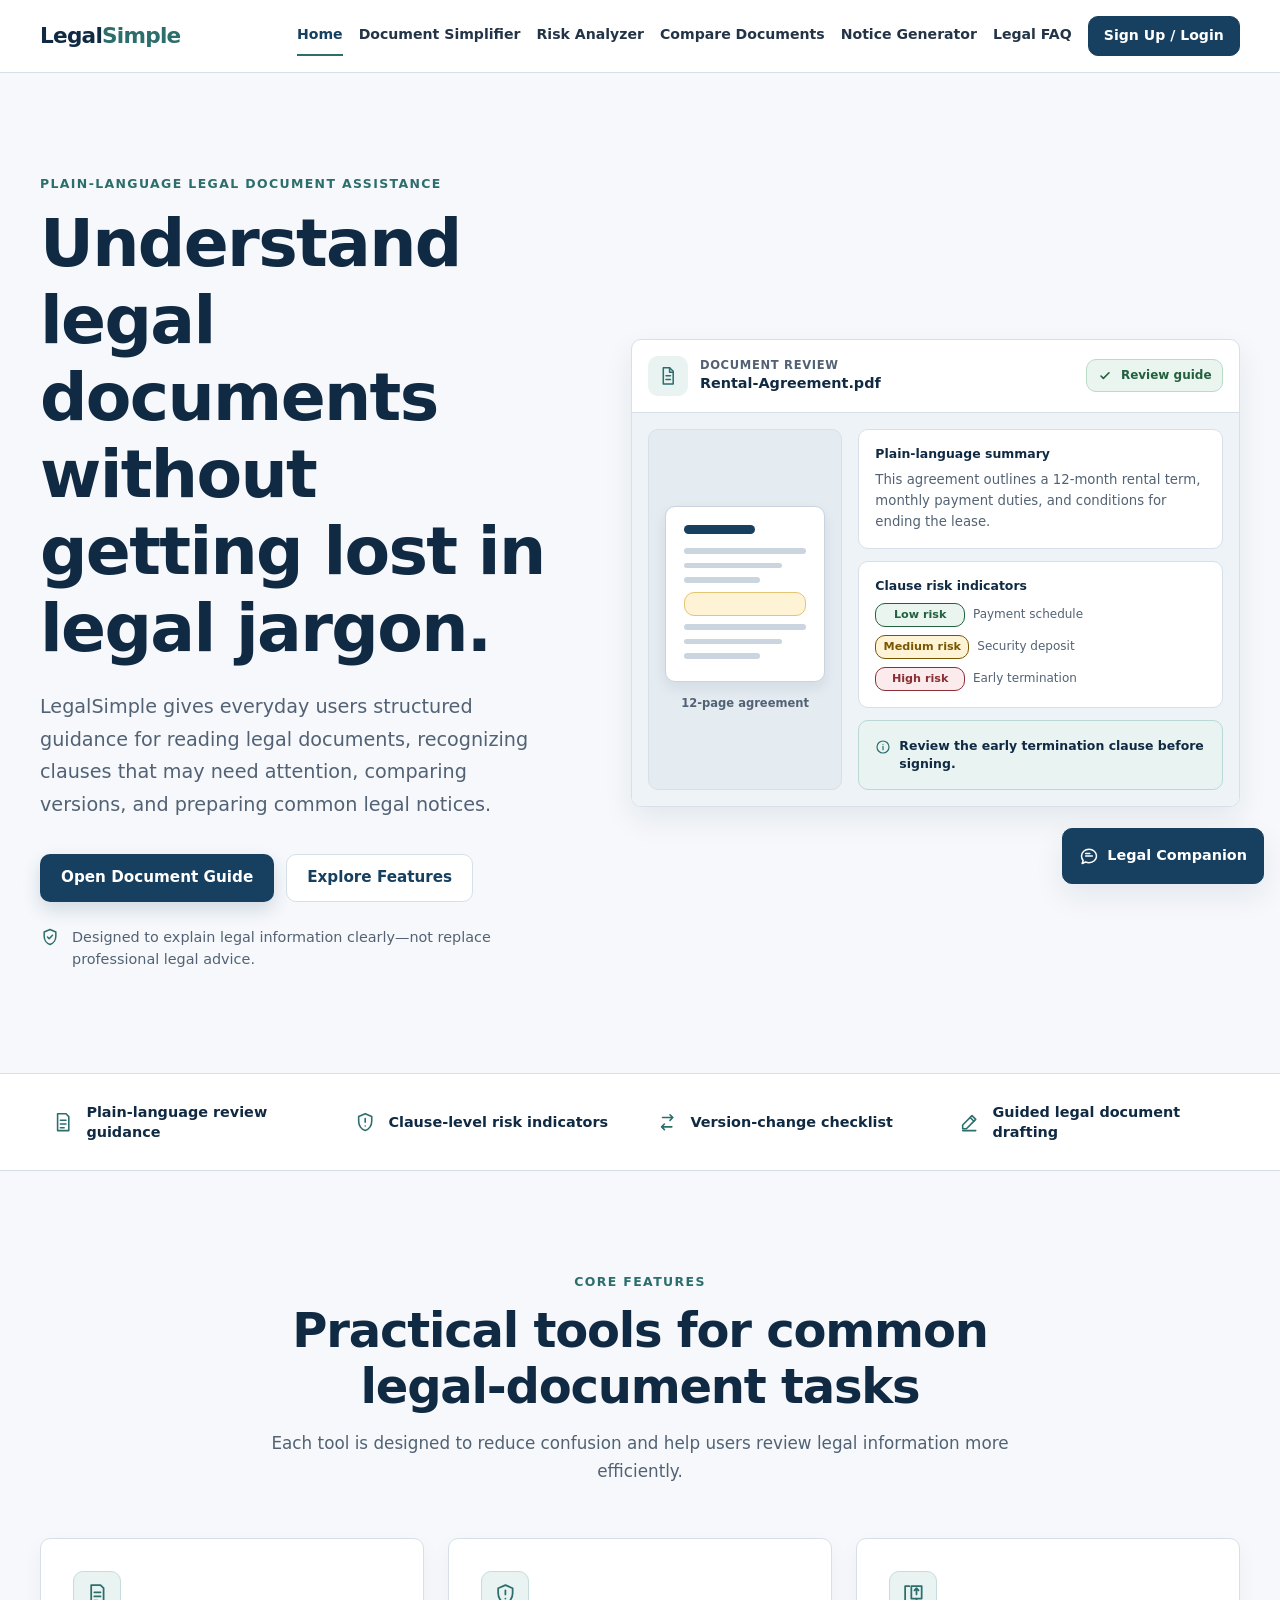
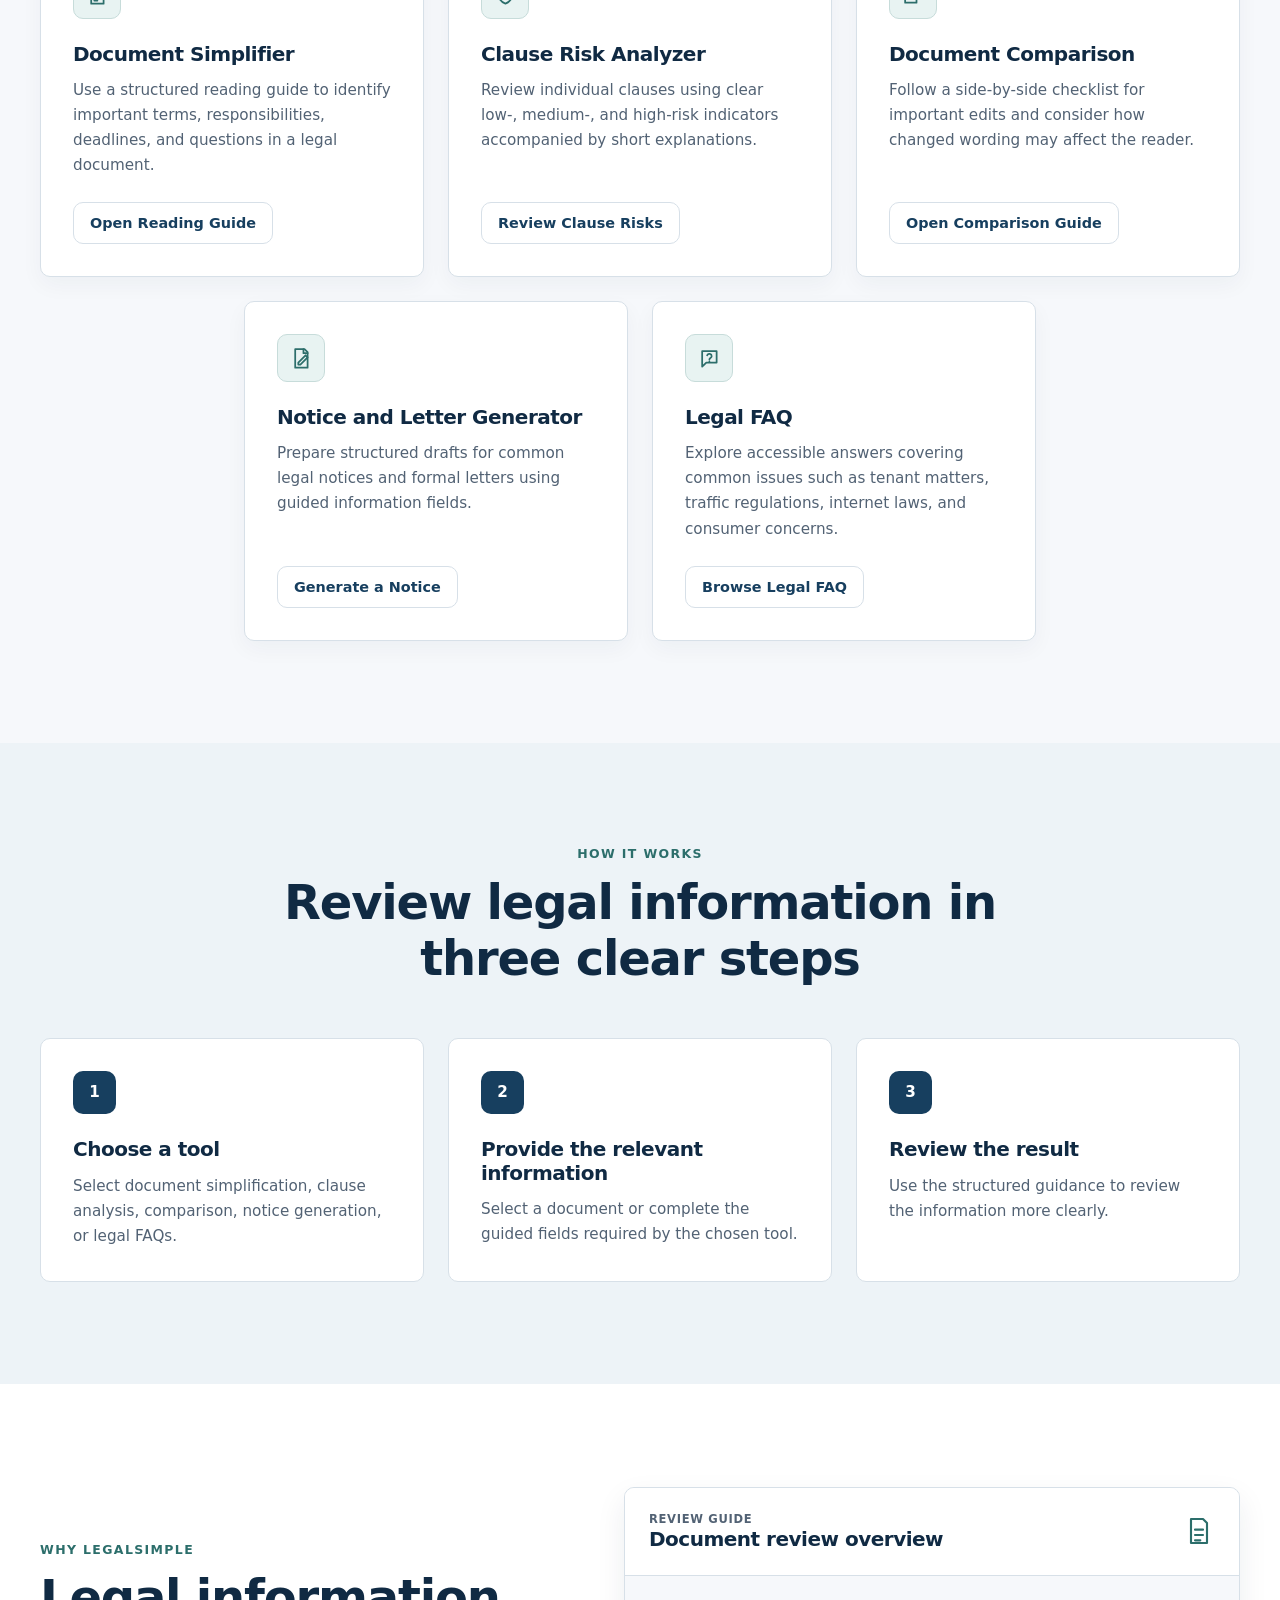
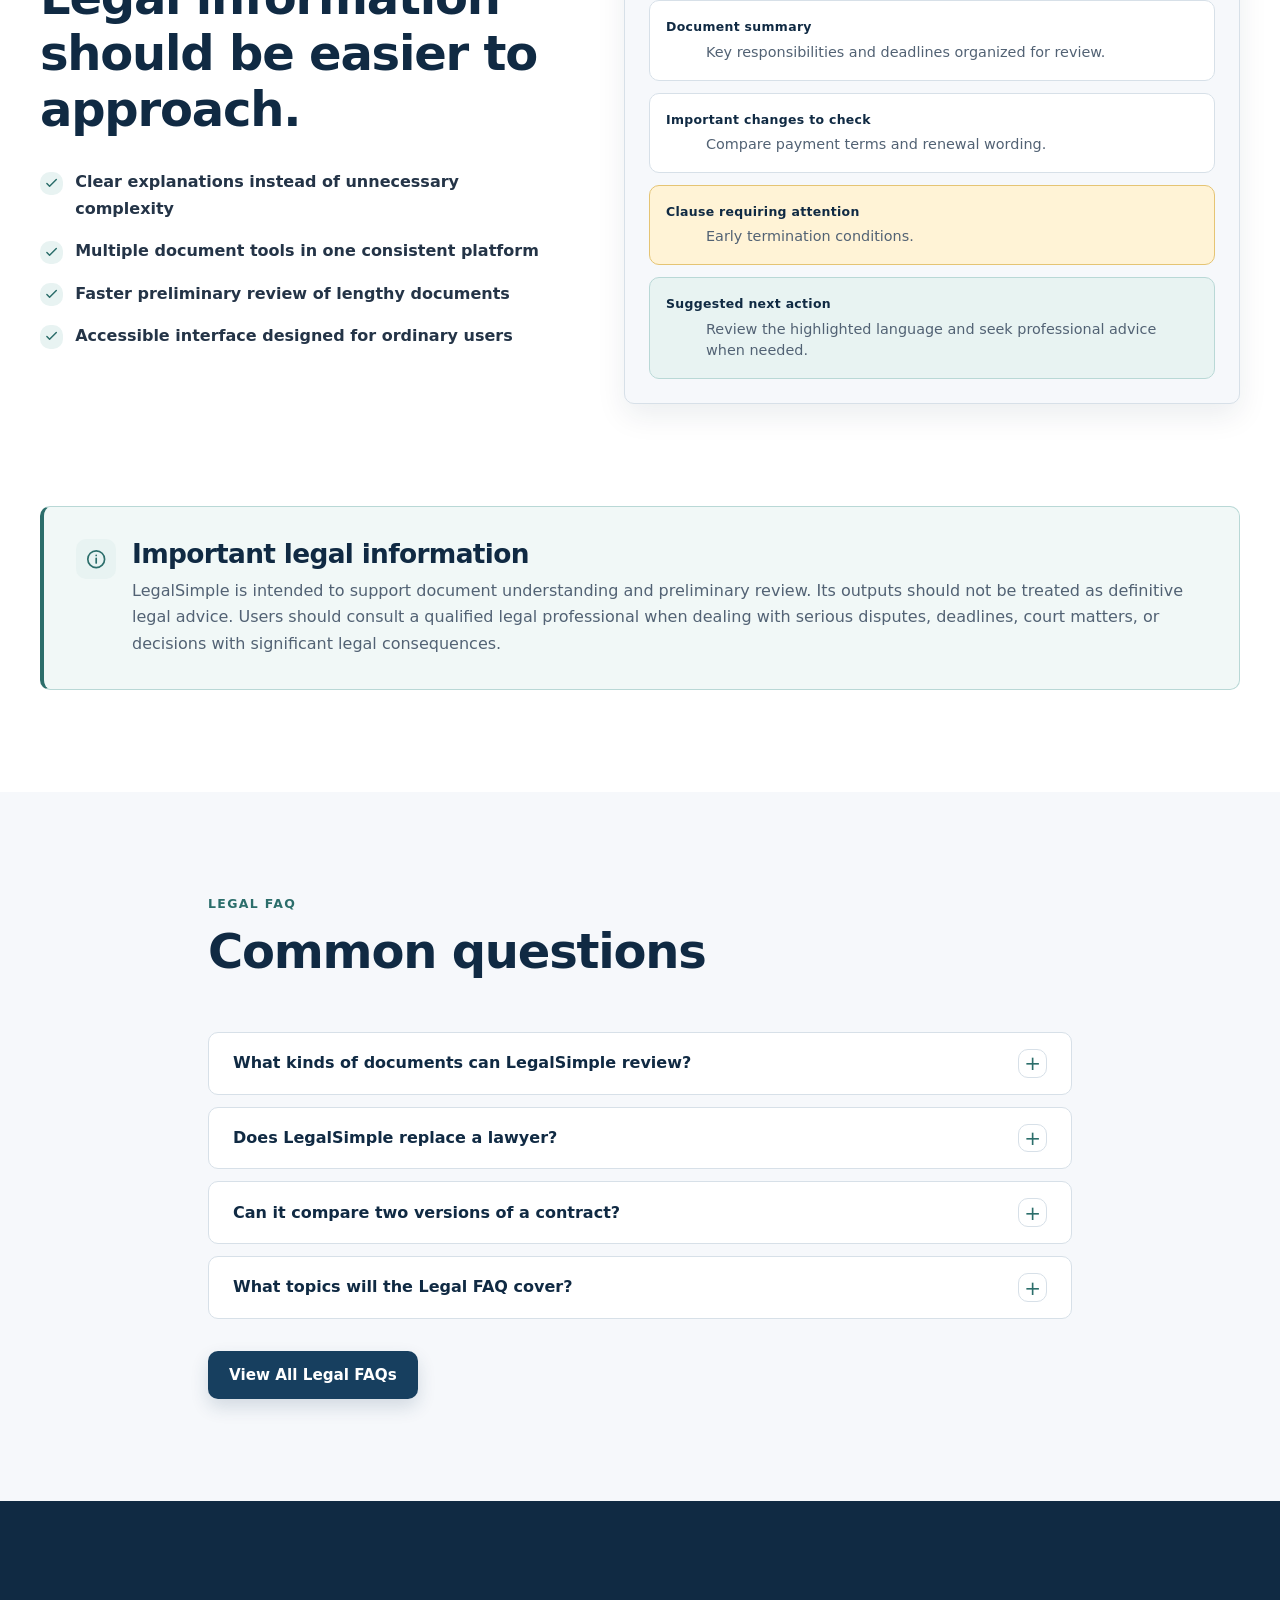
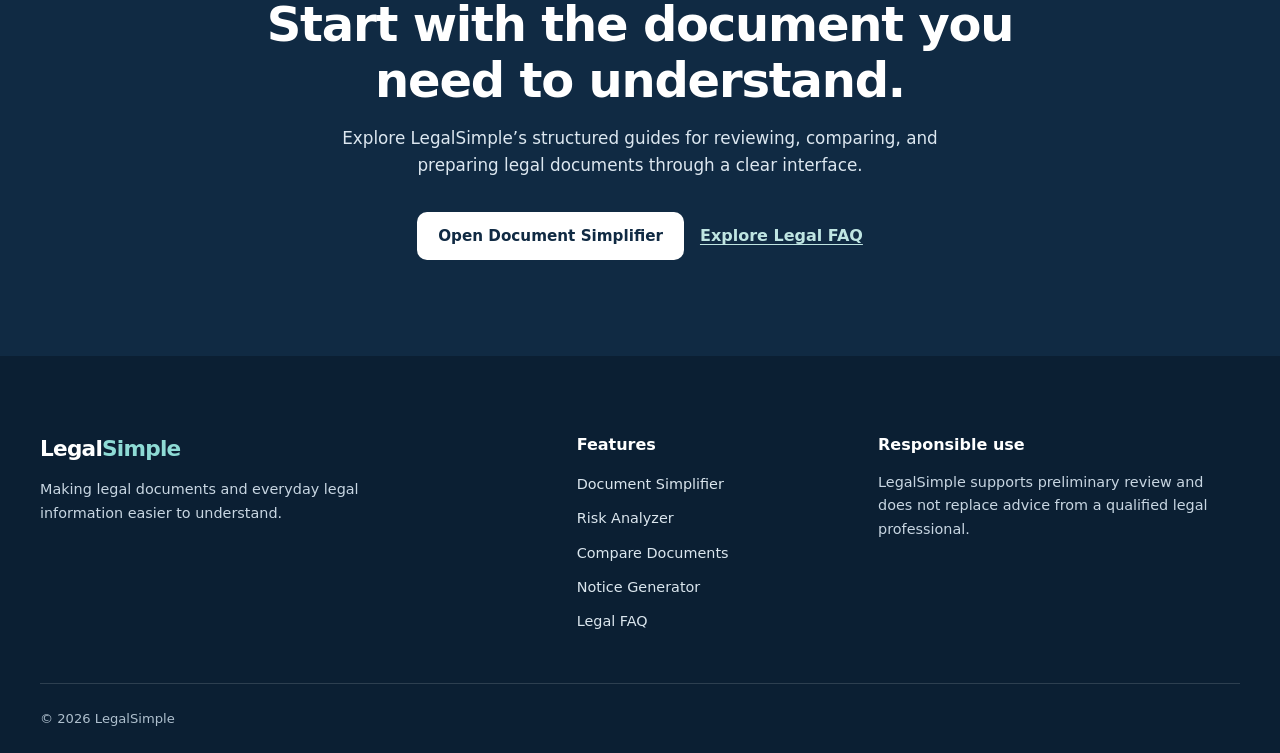
<file: frontend/index.html>
<!DOCTYPE html>
<html lang="en">
<head>
    <meta charset="UTF-8">
    <meta name="viewport" content="width=device-width, initial-scale=1.0">
    <meta
        name="description"
        content="LegalSimple offers plain-language legal information, document-review guides, notice drafting, and common legal FAQs."
    >
    <title>LegalSimple | Understand Legal Documents Clearly</title>
    <link
        rel="icon"
        href="data:image/svg+xml,%3Csvg xmlns='http://www.w3.org/2000/svg' viewBox='0 0 64 64'%3E%3Crect width='64' height='64' rx='10' fill='%23102A43'/%3E%3Cpath d='M20 17h24M25 17v29M20 46h24' stroke='white' stroke-width='5' stroke-linecap='round'/%3E%3C/svg%3E"
    >
    <link rel="stylesheet" href="styles.css">
    <link rel="stylesheet" href="legal-companion.css">
    <!-- MEMBER 3 CHANGE: Updates the header using the authenticated user. -->
    <script src="auth-state.js" defer></script>
    <script src="legal-companion.js" defer></script>
</head>
<body>
    <a class="skip-link" href="#main-content">Skip to main content</a>

    <!-- Header -->
    <header class="site-header">
        <div class="container header-inner">
            <a class="brand" href="index.html" aria-label="LegalSimple home">
                Legal<span>Simple</span>
            </a>

            <nav class="primary-navigation" aria-label="Primary navigation">
                <ul class="nav-list">
                    <li><a class="nav-link" href="index.html" aria-current="page">Home</a></li>
                    <li><a class="nav-link" href="document-simplifier.html">Document Simplifier</a></li>
                    <li><a class="nav-link" href="risk_analyzer.html">Risk Analyzer</a></li>
                    <li><a class="nav-link" href="document-comparison.html">Compare Documents</a></li>
                    <li><a class="nav-link" href="notice-generator.html">Notice Generator</a></li>
                    <li><a class="nav-link" href="faq.html">Legal FAQ</a></li>
                    <li><a class="nav-link nav-link--button" href="auth.html">Sign Up / Login</a></li>
                </ul>
            </nav>
        </div>
    </header>

    <main id="main-content">
        <!-- Hero -->
        <section class="hero" aria-labelledby="hero-heading">
            <div class="container hero-layout">
                <div class="hero-content">
                    <p class="eyebrow">Plain-Language Legal Document Assistance</p>
                    <h1 id="hero-heading">Understand legal documents without getting lost in legal jargon.</h1>
                    <p class="hero-description">
                        LegalSimple gives everyday users structured guidance for reading legal documents, recognizing
                        clauses that may need attention, comparing versions, and preparing common legal notices.
                    </p>

                    <div class="hero-actions">
                        <a class="button button--primary" href="document-simplifier.html">Open Document Guide</a>
                        <a class="button button--secondary" href="#features">Explore Features</a>
                    </div>

                    <p class="trust-note">
                        <svg viewBox="0 0 24 24" aria-hidden="true" focusable="false">
                            <path d="M12 3 5 6v5c0 4.6 2.9 8.8 7 10 4.1-1.2 7-5.4 7-10V6l-7-3Z"></path>
                            <path d="m9 12 2 2 4-4"></path>
                        </svg>
                        <span>Designed to explain legal information clearly—not replace professional legal advice.</span>
                    </p>
                </div>

                <article class="analysis-preview" aria-label="LegalSimple document review guide">
                    <div class="preview-header">
                        <div class="file-identity">
                            <span class="file-icon" aria-hidden="true">
                                <svg viewBox="0 0 24 24" focusable="false">
                                    <path d="M7 3h7l4 4v14H7V3Z"></path>
                                    <path d="M14 3v5h4M10 12h5M10 16h5"></path>
                                </svg>
                            </span>
                            <div>
                                <p class="preview-kicker">Document review</p>
                                <p class="file-name">Rental-Agreement.pdf</p>
                            </div>
                        </div>

                        <p class="analysis-status">
                            <svg viewBox="0 0 20 20" aria-hidden="true" focusable="false">
                                <path d="m5 10 3 3 7-7"></path>
                            </svg>
                            Review guide
                        </p>
                    </div>

                    <div class="preview-body">
                        <div class="document-visual" aria-hidden="true">
                            <div class="document-sheet">
                                <span class="document-title-line"></span>
                                <span class="document-line document-line--wide"></span>
                                <span class="document-line"></span>
                                <span class="document-line document-line--short"></span>
                                <span class="document-highlight"></span>
                                <span class="document-line document-line--wide"></span>
                                <span class="document-line"></span>
                                <span class="document-line document-line--short"></span>
                            </div>
                            <p>12-page agreement</p>
                        </div>

                        <div class="analysis-content">
                            <div class="summary-card">
                                <p class="preview-label">Plain-language summary</p>
                                <p>
                                    This agreement outlines a 12-month rental term, monthly payment duties, and
                                    conditions for ending the lease.
                                </p>
                            </div>

                            <div class="risk-card">
                                <p class="preview-label">Clause risk indicators</p>
                                <ul class="risk-list">
                                    <li class="risk-row">
                                        <span class="risk-label risk-label--low">Low risk</span>
                                        <span>Payment schedule</span>
                                    </li>
                                    <li class="risk-row">
                                        <span class="risk-label risk-label--medium">Medium risk</span>
                                        <span>Security deposit</span>
                                    </li>
                                    <li class="risk-row">
                                        <span class="risk-label risk-label--high">High risk</span>
                                        <span>Early termination</span>
                                    </li>
                                </ul>
                            </div>

                            <p class="preview-insight">
                                <svg viewBox="0 0 24 24" aria-hidden="true" focusable="false">
                                    <circle cx="12" cy="12" r="9"></circle>
                                    <path d="M12 11v5M12 8h.01"></path>
                                </svg>
                                <span>Review the early termination clause before signing.</span>
                            </p>
                        </div>
                    </div>
                </article>
            </div>
        </section>

        <!-- Capabilities -->
        <section class="capabilities" aria-label="LegalSimple capabilities">
            <div class="container">
                <ul class="capability-list">
                    <li>
                        <svg viewBox="0 0 24 24" aria-hidden="true" focusable="false">
                            <path d="M6 3h9l3 3v15H6V3Z"></path>
                            <path d="M9 10h6M9 14h6M9 18h4"></path>
                        </svg>
                        <span>Plain-language review guidance</span>
                    </li>
                    <li>
                        <svg viewBox="0 0 24 24" aria-hidden="true" focusable="false">
                            <path d="M12 3 5 6v5c0 4.6 2.9 8.8 7 10 4.1-1.2 7-5.4 7-10V6l-7-3Z"></path>
                            <path d="M12 8v4M12 16h.01"></path>
                        </svg>
                        <span>Clause-level risk indicators</span>
                    </li>
                    <li>
                        <svg viewBox="0 0 24 24" aria-hidden="true" focusable="false">
                            <path d="M7 7h11l-3-3M18 7l-3 3M17 17H6l3 3M6 17l3-3"></path>
                        </svg>
                        <span>Version-change checklist</span>
                    </li>
                    <li>
                        <svg viewBox="0 0 24 24" aria-hidden="true" focusable="false">
                            <path d="M5 19h4l10-10-4-4L5 15v4Z"></path>
                            <path d="m13 7 4 4M5 21h14"></path>
                        </svg>
                        <span>Guided legal document drafting</span>
                    </li>
                </ul>
            </div>
        </section>

        <!-- Features -->
        <section class="section features-section" id="features" aria-labelledby="features-heading">
            <div class="container">
                <div class="section-header">
                    <p class="eyebrow">Core Features</p>
                    <h2 id="features-heading">Practical tools for common legal-document tasks</h2>
                    <p>
                        Each tool is designed to reduce confusion and help users review legal information more
                        efficiently.
                    </p>
                </div>

                <div class="features-grid">
                    <article class="feature-card">
                        <div class="feature-icon" aria-hidden="true">
                            <svg viewBox="0 0 24 24" focusable="false">
                                <path d="M6 3h9l3 3v15H6V3Z"></path>
                                <path d="M9 10h6M9 14h6M9 18h3"></path>
                            </svg>
                        </div>
                        <h3>Document Simplifier</h3>
                        <p>
                            Use a structured reading guide to identify important terms, responsibilities, deadlines,
                            and questions in a legal document.
                        </p>
                        <a class="button button--outline button--small" href="document-simplifier.html">
                            Open Reading Guide
                        </a>
                    </article>

                    <article class="feature-card">
                        <div class="feature-icon" aria-hidden="true">
                            <svg viewBox="0 0 24 24" focusable="false">
                                <path d="M12 3 5 6v5c0 4.6 2.9 8.8 7 10 4.1-1.2 7-5.4 7-10V6l-7-3Z"></path>
                                <path d="M12 8v4M12 16h.01"></path>
                            </svg>
                        </div>
                        <h3>Clause Risk Analyzer</h3>
                        <p>
                            Review individual clauses using clear low-, medium-, and high-risk indicators accompanied
                            by short explanations.
                        </p>
                        <a class="button button--outline button--small" href="risk_analyzer.html">Review Clause Risks</a>
                    </article>

                    <article class="feature-card">
                        <div class="feature-icon" aria-hidden="true">
                            <svg viewBox="0 0 24 24" focusable="false">
                                <path d="M8 4H4v16h11v-4"></path>
                                <path d="M10 4h10v12H10V4Z"></path>
                                <path d="m13 8 2-2 2 2M15 6v6"></path>
                            </svg>
                        </div>
                        <h3>Document Comparison</h3>
                        <p>
                            Follow a side-by-side checklist for important edits and consider how changed wording may
                            affect the reader.
                        </p>
                        <a class="button button--outline button--small" href="document-comparison.html">
                            Open Comparison Guide
                        </a>
                    </article>

                    <article class="feature-card">
                        <div class="feature-icon" aria-hidden="true">
                            <svg viewBox="0 0 24 24" focusable="false">
                                <path d="M6 3h9l3 3v15H6V3Z"></path>
                                <path d="m9 16 7-7 2 2-7 7H9v-2ZM14 3v4h4"></path>
                            </svg>
                        </div>
                        <h3>Notice and Letter Generator</h3>
                        <p>
                            Prepare structured drafts for common legal notices and formal letters using guided
                            information fields.
                        </p>
                        <a class="button button--outline button--small" href="notice-generator.html">
                            Generate a Notice
                        </a>
                    </article>

                    <article class="feature-card">
                        <div class="feature-icon" aria-hidden="true">
                            <svg viewBox="0 0 24 24" focusable="false">
                                <path d="M5 5h14v11H9l-4 4V5Z"></path>
                                <path d="M9.8 9a2.3 2.3 0 0 1 4.4 1c0 1.6-2.2 1.7-2.2 3M12 15h.01"></path>
                            </svg>
                        </div>
                        <h3>Legal FAQ</h3>
                        <p>
                            Explore accessible answers covering common issues such as tenant matters, traffic
                            regulations, internet laws, and consumer concerns.
                        </p>
                        <a class="button button--outline button--small" href="faq.html">Browse Legal FAQ</a>
                    </article>
                </div>
            </div>
        </section>

        <!-- Process -->
        <section class="section process-section" aria-labelledby="process-heading">
            <div class="container">
                <div class="section-header">
                    <p class="eyebrow">How It Works</p>
                    <h2 id="process-heading">Review legal information in three clear steps</h2>
                </div>

                <ol class="process-grid">
                    <li class="process-step">
                        <span class="step-number" aria-hidden="true">1</span>
                        <h3>Choose a tool</h3>
                        <p>
                            Select document simplification, clause analysis, comparison, notice generation, or legal
                            FAQs.
                        </p>
                    </li>
                    <li class="process-step">
                        <span class="step-number" aria-hidden="true">2</span>
                        <h3>Provide the relevant information</h3>
                        <p>Select a document or complete the guided fields required by the chosen tool.</p>
                    </li>
                    <li class="process-step">
                        <span class="step-number" aria-hidden="true">3</span>
                        <h3>Review the result</h3>
                        <p>
                            Use the structured guidance to review the information more clearly.
                        </p>
                    </li>
                </ol>
            </div>
        </section>

        <!-- Benefits -->
        <section class="section benefits-section" aria-labelledby="benefits-heading">
            <div class="container benefits-grid">
                <div class="benefits-content">
                    <p class="eyebrow">Why LegalSimple</p>
                    <h2 id="benefits-heading">Legal information should be easier to approach.</h2>

                    <ul class="benefit-list">
                        <li>
                            <svg viewBox="0 0 24 24" aria-hidden="true" focusable="false">
                                <path d="m5 12 4 4L19 6"></path>
                            </svg>
                            <span>Clear explanations instead of unnecessary complexity</span>
                        </li>
                        <li>
                            <svg viewBox="0 0 24 24" aria-hidden="true" focusable="false">
                                <path d="m5 12 4 4L19 6"></path>
                            </svg>
                            <span>Multiple document tools in one consistent platform</span>
                        </li>
                        <li>
                            <svg viewBox="0 0 24 24" aria-hidden="true" focusable="false">
                                <path d="m5 12 4 4L19 6"></path>
                            </svg>
                            <span>Faster preliminary review of lengthy documents</span>
                        </li>
                        <li>
                            <svg viewBox="0 0 24 24" aria-hidden="true" focusable="false">
                                <path d="m5 12 4 4L19 6"></path>
                            </svg>
                            <span>Accessible interface designed for ordinary users</span>
                        </li>
                    </ul>
                </div>

                <article class="information-panel" aria-label="Document review information panel">
                    <div class="panel-header">
                        <div>
                            <p class="preview-kicker">Review guide</p>
                            <h3>Document review overview</h3>
                        </div>
                        <svg viewBox="0 0 24 24" aria-hidden="true" focusable="false">
                            <path d="M6 3h9l3 3v15H6V3Z"></path>
                            <path d="M9 11h6M9 15h6M9 19h4"></path>
                        </svg>
                    </div>

                    <dl class="panel-list">
                        <div class="panel-item">
                            <dt>Document summary</dt>
                            <dd>Key responsibilities and deadlines organized for review.</dd>
                        </div>
                        <div class="panel-item">
                            <dt>Important changes to check</dt>
                            <dd>Compare payment terms and renewal wording.</dd>
                        </div>
                        <div class="panel-item panel-item--attention">
                            <dt>Clause requiring attention</dt>
                            <dd>Early termination conditions.</dd>
                        </div>
                        <div class="panel-item panel-item--action">
                            <dt>Suggested next action</dt>
                            <dd>Review the highlighted language and seek professional advice when needed.</dd>
                        </div>
                    </dl>
                </article>
            </div>
        </section>

        <!-- Responsible-use notice -->
        <section class="notice-section" aria-labelledby="legal-notice-heading">
            <div class="container">
                <aside class="legal-notice">
                    <div class="notice-icon" aria-hidden="true">
                        <svg viewBox="0 0 24 24" focusable="false">
                            <circle cx="12" cy="12" r="9"></circle>
                            <path d="M12 11v5M12 8h.01"></path>
                        </svg>
                    </div>
                    <div>
                        <h2 id="legal-notice-heading">Important legal information</h2>
                        <p>
                            LegalSimple is intended to support document understanding and preliminary review. Its
                            outputs should not be treated as definitive legal advice. Users should consult a qualified
                            legal professional when dealing with serious disputes, deadlines, court matters, or
                            decisions with significant legal consequences.
                        </p>
                    </div>
                </aside>
            </div>
        </section>

        <!-- FAQ -->
        <section class="section faq-section" aria-labelledby="faq-heading">
            <div class="container faq-container">
                <div class="section-header section-header--left">
                    <p class="eyebrow">Legal FAQ</p>
                    <h2 id="faq-heading">Common questions</h2>
                </div>

                <div class="faq-list">
                    <details class="faq-item">
                        <summary>What kinds of documents can LegalSimple review?</summary>
                        <p>
                            LegalSimple provides reading guidance for common contracts, agreements, notices, letters,
                            and other text-based legal PDF documents.
                        </p>
                    </details>

                    <details class="faq-item">
                        <summary>Does LegalSimple replace a lawyer?</summary>
                        <p>
                            No. It is designed to make information easier to understand and assist with preliminary
                            document review. Professional legal advice may still be necessary.
                        </p>
                    </details>

                    <details class="faq-item">
                        <summary>Can it compare two versions of a contract?</summary>
                        <p>
                            The comparison guide organizes common change categories and explains why changed wording
                            may deserve closer attention.
                        </p>
                    </details>

                    <details class="faq-item">
                        <summary>What topics will the Legal FAQ cover?</summary>
                        <p>
                            The FAQ includes plain-language guidance about LegalSimple, traffic matters, renting, and
                            labor and employment questions.
                        </p>
                    </details>
                </div>

                <a class="button button--primary faq-action" href="faq.html">View All Legal FAQs</a>
            </div>
        </section>

        <!-- Final CTA -->
        <section class="final-cta" aria-labelledby="cta-heading">
            <div class="container cta-content">
                <h2 id="cta-heading">Start with the document you need to understand.</h2>
                <p>
                    Explore LegalSimple’s structured guides for reviewing, comparing, and preparing legal documents
                    through a clear interface.
                </p>
                <div class="cta-actions">
                    <a class="button button--light" href="document-simplifier.html">Open Document Simplifier</a>
                    <a class="cta-text-link" href="faq.html">Explore Legal FAQ</a>
                </div>
            </div>
        </section>
    </main>

    <!-- Footer -->
    <footer class="site-footer">
        <div class="container footer-grid">
            <div class="footer-about">
                <a class="brand brand--footer" href="index.html">Legal<span>Simple</span></a>
                <p>Making legal documents and everyday legal information easier to understand.</p>
            </div>

            <nav class="footer-navigation" aria-label="Footer feature navigation">
                <h2>Features</h2>
                <ul>
                    <li><a href="document-simplifier.html">Document Simplifier</a></li>
                    <li><a href="risk_analyzer.html">Risk Analyzer</a></li>
                    <li><a href="document-comparison.html">Compare Documents</a></li>
                    <li><a href="notice-generator.html">Notice Generator</a></li>
                    <li><a href="faq.html">Legal FAQ</a></li>
                </ul>
            </nav>

            <div class="footer-disclaimer">
                <h2>Responsible use</h2>
                <p>
                    LegalSimple supports preliminary review and does not replace advice from a qualified legal
                    professional.
                </p>
            </div>
        </div>

        <div class="container footer-bottom">
            <p>© 2026 LegalSimple</p>
        </div>
    </footer>
</body>
</html>
</file>
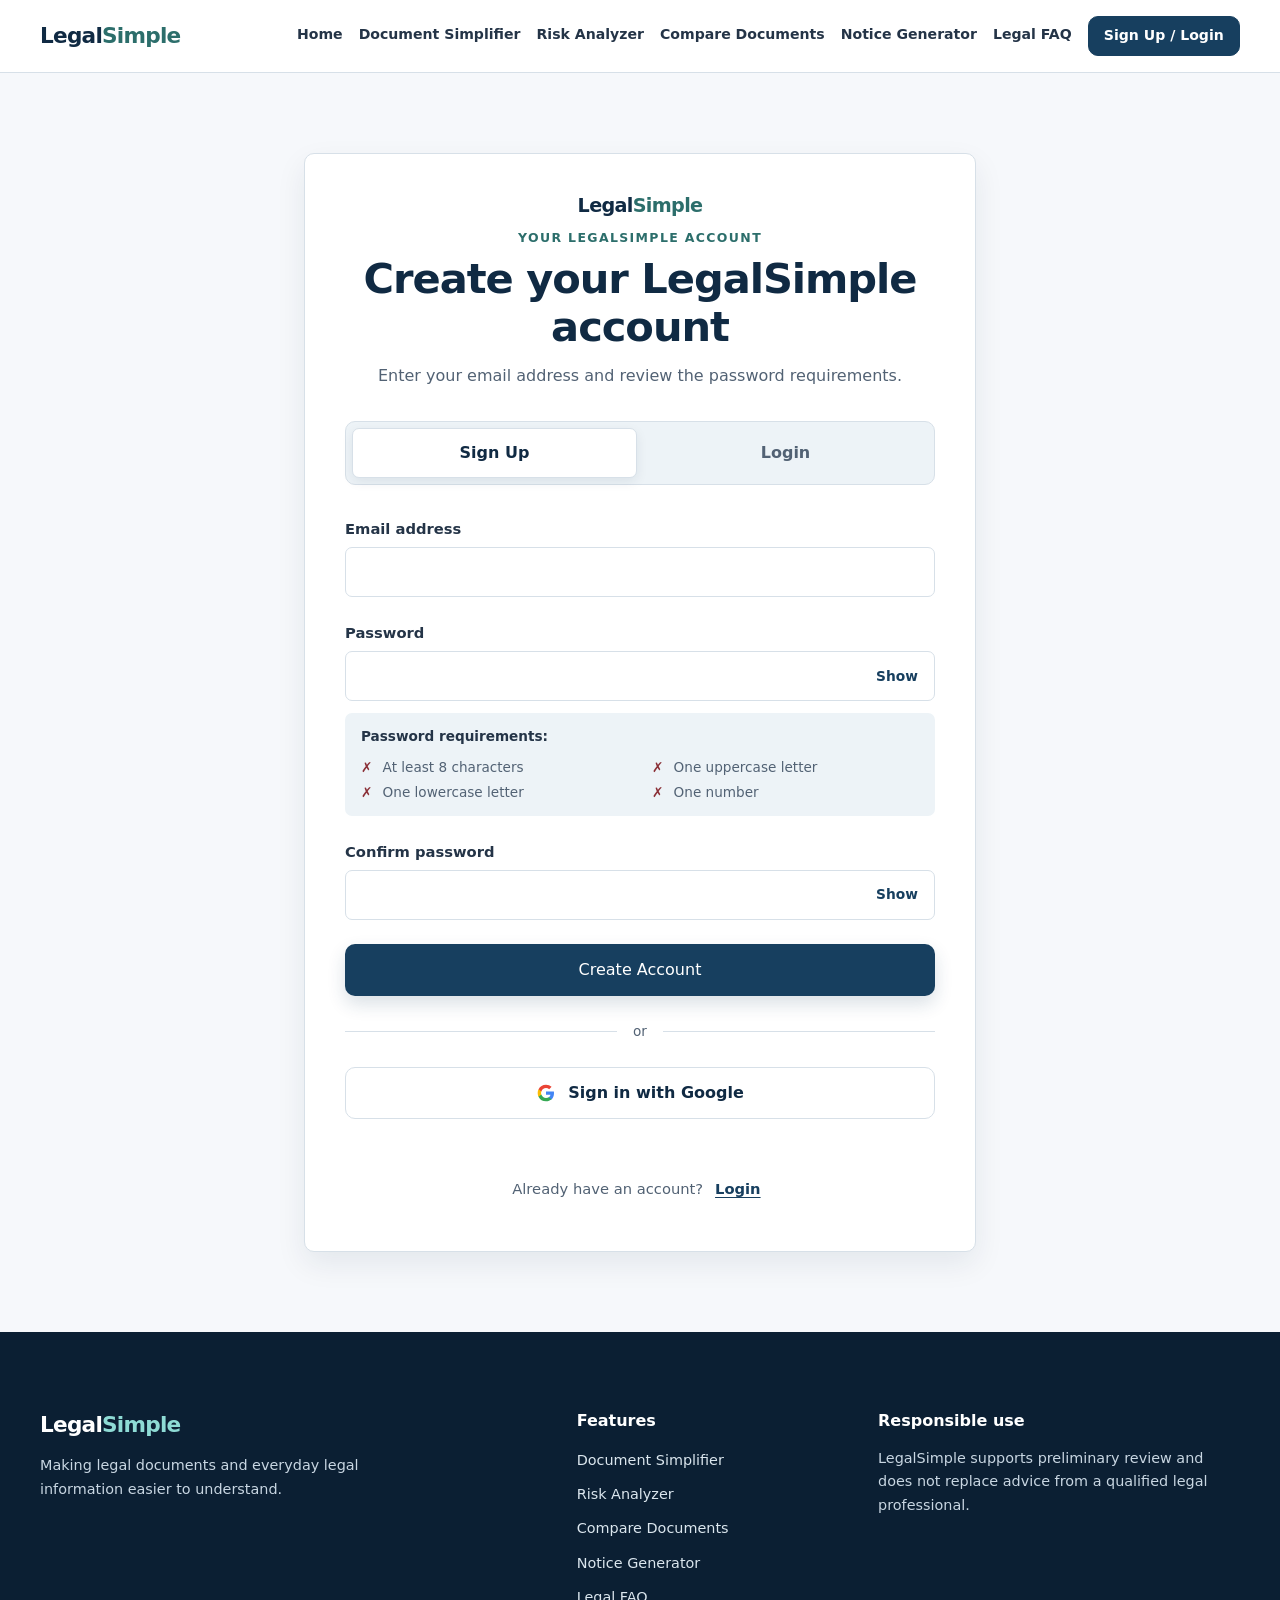
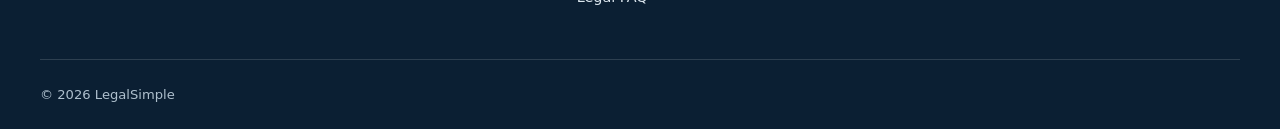
<file: frontend/auth.html>
<!DOCTYPE html>
<html lang="en">
<head>
    <meta charset="UTF-8">
    <meta name="viewport" content="width=device-width, initial-scale=1.0">
    <meta
        name="description"
        content="Review the LegalSimple sign-up and login form requirements."
    >
    <title>Sign Up or Login | LegalSimple</title>
    <link
        rel="icon"
        href="data:image/svg+xml,%3Csvg xmlns='http://www.w3.org/2000/svg' viewBox='0 0 64 64'%3E%3Crect width='64' height='64' rx='10' fill='%23102A43'/%3E%3Cpath d='M20 17h24M25 17v29M20 46h24' stroke='white' stroke-width='5' stroke-linecap='round'/%3E%3C/svg%3E"
    >
    <link rel="stylesheet" href="styles.css">
    <link rel="stylesheet" href="auth.css">
<!-- MEMBER 3 CHANGE: Updates the header using the authenticated user. -->
    <script src="auth-state.js" defer></script>
    <script src="https://accounts.google.com/gsi/client" async defer></script>
    <script src="auth.js" defer></script>
</head>
<body class="auth-page">
    <a class="skip-link" href="#main-content">Skip to main content</a>

    <header class="site-header">
        <div class="container header-inner">
            <a class="brand" href="index.html" aria-label="LegalSimple home">
                Legal<span>Simple</span>
            </a>

            <nav class="primary-navigation" aria-label="Primary navigation">
                <ul class="nav-list">
                    <li><a class="nav-link" href="index.html">Home</a></li>
                    <li><a class="nav-link" href="document-simplifier.html">Document Simplifier</a></li>
                    <li><a class="nav-link" href="risk_analyzer.html">Risk Analyzer</a></li>
                    <li><a class="nav-link" href="document-comparison.html">Compare Documents</a></li>
                    <li><a class="nav-link" href="notice-generator.html">Notice Generator</a></li>
                    <li><a class="nav-link" href="faq.html">Legal FAQ</a></li>
                    <li>
                        <a class="nav-link nav-link--button" href="auth.html" aria-current="page">
                            Sign Up / Login
                        </a>
                    </li>
                </ul>
            </nav>
        </div>
    </header>

    <main class="auth-main" id="main-content">
        <div class="container auth-container">
            <section class="auth-card" aria-labelledby="auth-heading">
                <div class="auth-introduction">
                    <p class="auth-brand" aria-hidden="true">Legal<span>Simple</span></p>
                    <p class="eyebrow">Your LegalSimple account</p>
                    <h1 id="auth-heading">Create your LegalSimple account</h1>
                    <p class="auth-description" id="auth-description">
                        Enter your email address and review the password requirements.
                    </p>
                </div>

                <div class="auth-tabs" role="tablist" aria-label="Choose an account action">
                    <button
                        class="auth-tab is-active"
                        id="signup-tab"
                        type="button"
                        role="tab"
                        aria-selected="true"
                        aria-controls="signup-panel"
                        data-auth-mode="signup"
                    >
                        Sign Up
                    </button>
                    <button
                        class="auth-tab"
                        id="login-tab"
                        type="button"
                        role="tab"
                        aria-selected="false"
                        aria-controls="login-panel"
                        tabindex="-1"
                        data-auth-mode="login"
                    >
                        Login
                    </button>
                </div>

                <div class="auth-panel" id="signup-panel" role="tabpanel" aria-labelledby="signup-tab">
                    <form class="auth-form" id="signup-form" novalidate>
                        <div class="auth-field">
                            <label for="signup-email">Email address</label>
                            <input
                                id="signup-email"
                                name="signup-email"
                                type="email"
                                inputmode="email"
                                autocomplete="email"
                                aria-describedby="signup-email-error"
                                required
                            >
                            <p class="auth-field-error" id="signup-email-error" hidden></p>
                        </div>

                        <div class="auth-field">
                            <label for="signup-password">Password</label>
                            <div class="auth-password-wrapper">
                                <input
                                    id="signup-password"
                                    name="signup-password"
                                    type="password"
                                    autocomplete="new-password"
                                    aria-describedby="signup-password-requirements signup-password-error"
                                    required
                                >
                                <button
                                    class="auth-password-toggle"
                                    type="button"
                                    aria-label="Show password"
                                    aria-controls="signup-password"
                                    aria-pressed="false"
                                >
                                    Show
                                </button>
                            </div>
                            <p class="auth-field-error" id="signup-password-error" hidden></p>
                            <div class="auth-password-requirements" id="signup-password-requirements">
                                <p>Password requirements:</p>
                                <ul>
                                    <li data-password-requirement="length">At least 8 characters</li>
                                    <li data-password-requirement="uppercase">One uppercase letter</li>
                                    <li data-password-requirement="lowercase">One lowercase letter</li>
                                    <li data-password-requirement="number">One number</li>
                                </ul>
                            </div>
                        </div>

                        <div class="auth-field">
                            <label for="signup-confirm-password">Confirm password</label>
                            <div class="auth-password-wrapper">
                                <input
                                    id="signup-confirm-password"
                                    name="signup-confirm-password"
                                    type="password"
                                    autocomplete="new-password"
                                    aria-describedby="signup-confirm-password-error"
                                    required
                                >
                                <button
                                    class="auth-password-toggle"
                                    type="button"
                                    aria-label="Show password"
                                    aria-controls="signup-confirm-password"
                                    aria-pressed="false"
                                >
                                    Show
                                </button>
                            </div>
                            <p class="auth-field-error" id="signup-confirm-password-error" hidden></p>
                        </div>

                        <button class="button button--primary auth-submit" type="submit">Create Account</button>

                        <div class="auth-divider" aria-hidden="true"><span>or</span></div>

                        <button class="auth-google-button" type="button" data-google-signin>
                            <svg viewBox="0 0 24 24" aria-hidden="true" focusable="false">
                                <path fill="#4285f4" d="M21.6 12.23c0-.71-.06-1.4-.18-2.07H12v3.92h5.38a4.6 4.6 0 0 1-2 3.02v2.55h3.24c1.9-1.75 2.98-4.33 2.98-7.42Z"></path>
                                <path fill="#34a853" d="M12 22c2.7 0 4.98-.9 6.64-2.42l-3.24-2.55c-.9.6-2.05.96-3.4.96-2.61 0-4.82-1.76-5.61-4.13H3.04v2.63A10 10 0 0 0 12 22Z"></path>
                                <path fill="#fbbc05" d="M6.39 13.86A6 6 0 0 1 6.08 12c0-.65.11-1.28.31-1.86V7.51H3.04A10 10 0 0 0 2 12c0 1.61.38 3.14 1.04 4.49l3.35-2.63Z"></path>
                                <path fill="#ea4335" d="M12 6.01c1.47 0 2.79.51 3.83 1.5L18.7 4.64A9.65 9.65 0 0 0 12 2a10 10 0 0 0-8.96 5.51l3.35 2.63C7.18 7.77 9.39 6.01 12 6.01Z"></path>
                            </svg>
                            <span>Sign in with Google</span>
                        </button>

                        <p class="auth-status" id="signup-status" role="status" aria-live="polite"></p>

                        <p class="auth-switch-prompt">
                            Already have an account?
                            <button type="button" data-auth-switch="login">Login</button>
                        </p>
                    </form>
                </div>

                <div class="auth-panel" id="login-panel" role="tabpanel" aria-labelledby="login-tab" hidden>
                    <form class="auth-form" id="login-form" novalidate>
                        <div class="auth-field">
                            <label for="login-email">Email address</label>
                            <input
                                id="login-email"
                                name="login-email"
                                type="email"
                                inputmode="email"
                                autocomplete="email"
                                aria-describedby="login-email-error"
                                required
                            >
                            <p class="auth-field-error" id="login-email-error" hidden></p>
                        </div>

                        <div class="auth-field">
                            <label for="login-password">Password</label>
                            <div class="auth-password-wrapper">
                                <input
                                    id="login-password"
                                    name="login-password"
                                    type="password"
                                    autocomplete="current-password"
                                    aria-describedby="login-password-error"
                                    required
                                >
                                <button
                                    class="auth-password-toggle"
                                    type="button"
                                    aria-label="Show password"
                                    aria-controls="login-password"
                                    aria-pressed="false"
                                >
                                    Show
                                </button>
                            </div>
                            <p class="auth-field-error" id="login-password-error" hidden></p>
                        </div>

                        <button class="button button--primary auth-submit" type="submit">Login</button>

                        <div class="auth-divider" aria-hidden="true"><span>or</span></div>

                        <button class="auth-google-button" type="button" data-google-signin>
                            <svg viewBox="0 0 24 24" aria-hidden="true" focusable="false">
                                <path fill="#4285f4" d="M21.6 12.23c0-.71-.06-1.4-.18-2.07H12v3.92h5.38a4.6 4.6 0 0 1-2 3.02v2.55h3.24c1.9-1.75 2.98-4.33 2.98-7.42Z"></path>
                                <path fill="#34a853" d="M12 22c2.7 0 4.98-.9 6.64-2.42l-3.24-2.55c-.9.6-2.05.96-3.4.96-2.61 0-4.82-1.76-5.61-4.13H3.04v2.63A10 10 0 0 0 12 22Z"></path>
                                <path fill="#fbbc05" d="M6.39 13.86A6 6 0 0 1 6.08 12c0-.65.11-1.28.31-1.86V7.51H3.04A10 10 0 0 0 2 12c0 1.61.38 3.14 1.04 4.49l3.35-2.63Z"></path>
                                <path fill="#ea4335" d="M12 6.01c1.47 0 2.79.51 3.83 1.5L18.7 4.64A9.65 9.65 0 0 0 12 2a10 10 0 0 0-8.96 5.51l3.35 2.63C7.18 7.77 9.39 6.01 12 6.01Z"></path>
                            </svg>
                            <span>Sign in with Google</span>
                        </button>
                        <div class="google-signin-container" data-google-container></div>

                        <p class="auth-status" id="login-status" role="status" aria-live="polite"></p>

                        <p class="auth-switch-prompt">
                            New to LegalSimple?
                            <button type="button" data-auth-switch="signup">Sign Up</button>
                        </p>
                    </form>
                </div>
            </section>
        </div>
    </main>

    <footer class="site-footer">
        <div class="container footer-grid">
            <div class="footer-about">
                <a class="brand brand--footer" href="index.html">Legal<span>Simple</span></a>
                <p>Making legal documents and everyday legal information easier to understand.</p>
            </div>

            <nav class="footer-navigation" aria-label="Footer feature navigation">
                <h2>Features</h2>
                <ul>
                    <li><a href="document-simplifier.html">Document Simplifier</a></li>
                    <li><a href="risk_analyzer.html">Risk Analyzer</a></li>
                    <li><a href="document-comparison.html">Compare Documents</a></li>
                    <li><a href="notice-generator.html">Notice Generator</a></li>
                    <li><a href="faq.html">Legal FAQ</a></li>
                </ul>
            </nav>

            <div class="footer-disclaimer">
                <h2>Responsible use</h2>
                <p>
                    LegalSimple supports preliminary review and does not replace advice from a qualified legal
                    professional.
                </p>
            </div>
        </div>

        <div class="container footer-bottom">
            <p>&copy; 2026 LegalSimple</p>
        </div>
    </footer>
</body>
</html>
</file>
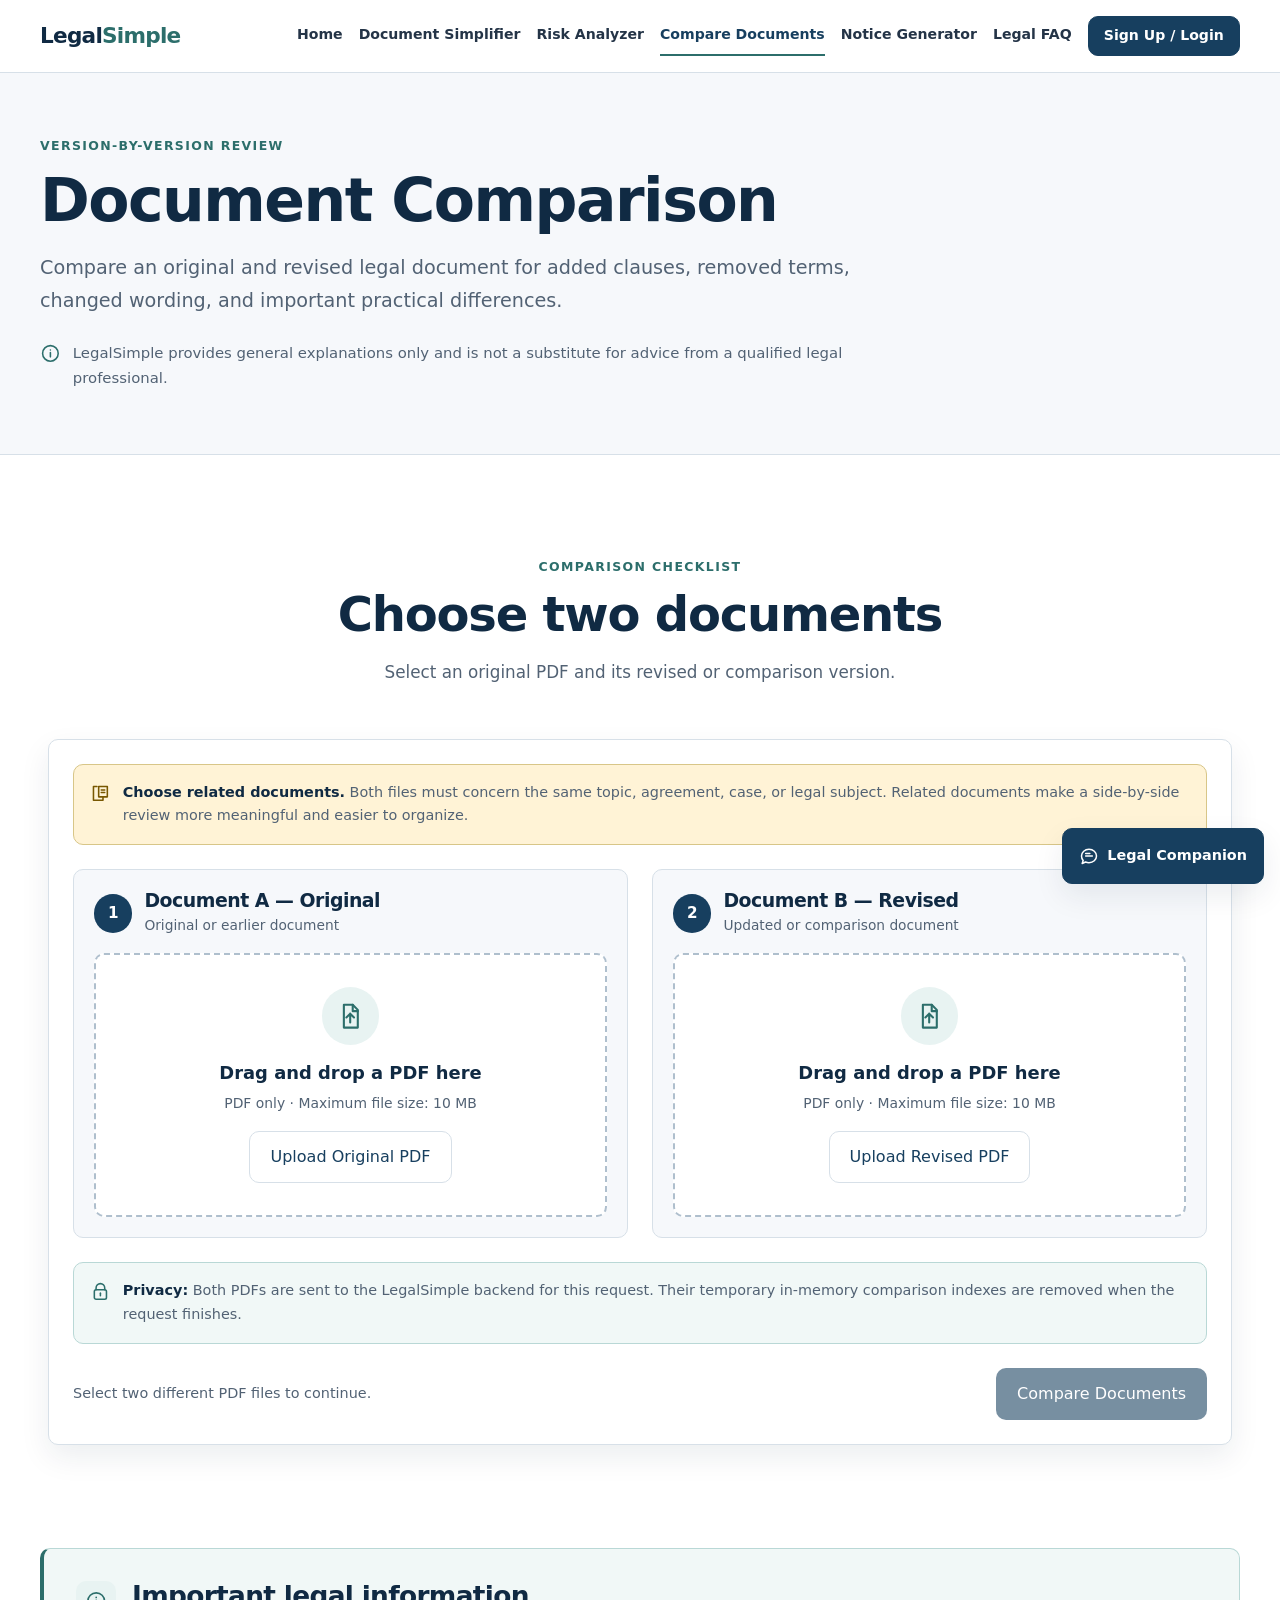
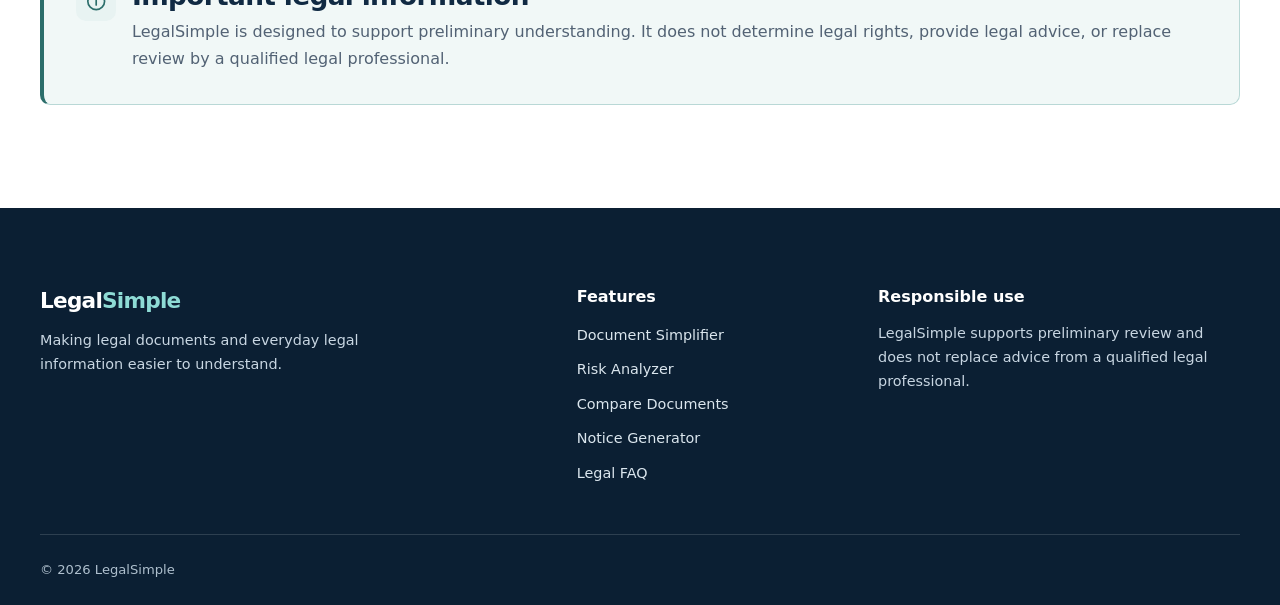
<file: frontend/document-comparison.html>
<!DOCTYPE html>
<html lang="en">
<head>
    <meta charset="UTF-8">
    <meta name="viewport" content="width=device-width, initial-scale=1.0">
    <meta
        name="description"
        content="Compare an original and revised PDF with LegalSimple's document comparison tool."
    >
    <title>Document Comparison | LegalSimple</title>
    <link
        rel="icon"
        href="data:image/svg+xml,%3Csvg xmlns='http://www.w3.org/2000/svg' viewBox='0 0 64 64'%3E%3Crect width='64' height='64' rx='10' fill='%23102A43'/%3E%3Cpath d='M20 17h24M25 17v29M20 46h24' stroke='white' stroke-width='5' stroke-linecap='round'/%3E%3C/svg%3E"
    >
    <link rel="stylesheet" href="styles.css">
    <link rel="stylesheet" href="legal-companion.css">
    <link rel="stylesheet" href="document-comparison.css">
    <!-- MEMBER 3 CHANGE: Updates the header using the authenticated user. -->
    <script src="auth-state.js" defer></script>
    <script src="legal-companion.js" defer></script>
</head>
<body class="document-comparison-page">
    <a class="skip-link" href="#main-content">Skip to main content</a>

    <header class="site-header">
        <div class="container header-inner">
            <a class="brand" href="index.html" aria-label="LegalSimple home">Legal<span>Simple</span></a>

            <nav class="primary-navigation" aria-label="Primary navigation">
                <ul class="nav-list">
                    <li><a class="nav-link" href="index.html">Home</a></li>
                    <li><a class="nav-link" href="document-simplifier.html">Document Simplifier</a></li>
                    <li><a class="nav-link" href="risk_analyzer.html">Risk Analyzer</a></li>
                    <li><a class="nav-link" href="document-comparison.html" aria-current="page">Compare Documents</a></li>
                    <li><a class="nav-link" href="notice-generator.html">Notice Generator</a></li>
                    <li><a class="nav-link" href="faq.html">Legal FAQ</a></li>
                    <li><a class="nav-link nav-link--button" href="auth.html">Sign Up / Login</a></li>
                </ul>
            </nav>
        </div>
    </header>

    <main id="main-content">
        <section class="tool-hero" aria-labelledby="page-heading">
            <div class="container tool-hero__content">
                <p class="eyebrow">Version-by-version review</p>
                <h1 id="page-heading">Document Comparison</h1>
                <p class="hero-description">
                    Compare an original and revised legal document for added clauses, removed terms, changed wording,
                    and important practical differences.
                </p>
                <p class="tool-hero__notice">
                    <svg viewBox="0 0 24 24" aria-hidden="true" focusable="false">
                        <circle cx="12" cy="12" r="9"></circle>
                        <path d="M12 11v5M12 8h.01"></path>
                    </svg>
                    <span>
                        LegalSimple provides general explanations only and is not a substitute for advice from a
                        qualified legal professional.
                    </span>
                </p>
            </div>
        </section>

        <section class="section comparison-workspace" aria-labelledby="comparison-upload-heading">
            <div class="container comparison-workspace__container">
                <div class="section-header">
                    <p class="eyebrow">Comparison checklist</p>
                    <h2 id="comparison-upload-heading">Choose two documents</h2>
                    <p>Select an original PDF and its revised or comparison version.</p>
                </div>

                <form id="comparison-form" class="comparison-form" novalidate>
                    <aside class="topic-note" id="topic-note">
                        <svg viewBox="0 0 24 24" aria-hidden="true" focusable="false">
                            <path d="M8 4H4v16h11v-4M10 4h10v12H10V4Z"></path>
                            <path d="M13 8h4M13 11h4"></path>
                        </svg>
                        <p>
                            <strong>Choose related documents.</strong> Both files must concern the same topic,
                            agreement, case, or legal subject. Related documents make a side-by-side review more
                            meaningful and easier to organize.
                        </p>
                    </aside>

                    <div class="upload-grid">
                        <section class="upload-slot" data-upload-slot="first" aria-labelledby="first-slot-heading">
                            <div class="upload-slot__heading">
                                <span class="document-number" aria-hidden="true">1</span>
                                <div>
                                    <h3 id="first-slot-heading">Document A &mdash; Original</h3>
                                    <p>Original or earlier document</p>
                                </div>
                            </div>

                            <div
                                class="document-dropzone"
                                id="first-dropzone"
                                role="region"
                                aria-label="Original Document A PDF upload area"
                                aria-describedby="first-upload-help topic-note privacy-notice first-upload-error"
                            >
                                <div class="document-dropzone__icon" aria-hidden="true">
                                    <svg viewBox="0 0 24 24" focusable="false">
                                        <path d="M7 3h7l4 4v14H7V3Z"></path>
                                        <path d="M14 3v5h4M12 17v-7M9 13l3-3 3 3"></path>
                                    </svg>
                                </div>
                                <div class="document-dropzone__copy">
                                    <h4>Drag and drop a PDF here</h4>
                                    <p id="first-upload-help">PDF only &middot; Maximum file size: 10 MB</p>
                                </div>
                                <input
                                    class="visually-hidden-file-input"
                                    type="file"
                                    id="first-document-file"
                                    name="first-document-file"
                                    accept=".pdf,application/pdf"
                                    tabindex="-1"
                                    aria-describedby="first-upload-help topic-note privacy-notice first-upload-error"
                                >
                                <label class="visually-hidden-label" for="first-document-file">Choose original Document A PDF</label>
                                <button class="button button--secondary" type="button" id="choose-first-document">
                                    Upload Original PDF
                                </button>
                            </div>

                            <p class="upload-error" id="first-upload-error" role="alert" aria-live="assertive" tabindex="-1"></p>

                            <article class="selected-file" id="first-selected-file" aria-labelledby="first-file-label" hidden>
                                <div class="selected-file__icon" aria-hidden="true">
                                    <svg viewBox="0 0 24 24" focusable="false">
                                        <path d="M7 3h7l4 4v14H7V3Z"></path>
                                        <path d="M14 3v5h4M9.5 14h5M9.5 17h5"></path>
                                    </svg>
                                </div>
                                <div class="selected-file__details">
                                    <h4 id="first-file-label">Original Document selected</h4>
                                    <p class="selected-file__name" id="first-file-name"></p>
                                    <p class="selected-file__size" id="first-file-size"></p>
                                </div>
                                <div class="selected-file__actions">
                                    <button class="button button--outline button--small" type="button" id="replace-first-document">
                                        Replace Original
                                    </button>
                                    <button class="text-button" type="button" id="remove-first-document">Remove Original</button>
                                </div>
                            </article>
                        </section>

                        <section class="upload-slot" data-upload-slot="second" aria-labelledby="second-slot-heading">
                            <div class="upload-slot__heading">
                                <span class="document-number" aria-hidden="true">2</span>
                                <div>
                                    <h3 id="second-slot-heading">Document B &mdash; Revised</h3>
                                    <p>Updated or comparison document</p>
                                </div>
                            </div>

                            <div
                                class="document-dropzone"
                                id="second-dropzone"
                                role="region"
                                aria-label="Revised Document B PDF upload area"
                                aria-describedby="second-upload-help topic-note privacy-notice second-upload-error"
                            >
                                <div class="document-dropzone__icon" aria-hidden="true">
                                    <svg viewBox="0 0 24 24" focusable="false">
                                        <path d="M7 3h7l4 4v14H7V3Z"></path>
                                        <path d="M14 3v5h4M12 17v-7M9 13l3-3 3 3"></path>
                                    </svg>
                                </div>
                                <div class="document-dropzone__copy">
                                    <h4>Drag and drop a PDF here</h4>
                                    <p id="second-upload-help">PDF only &middot; Maximum file size: 10 MB</p>
                                </div>
                                <input
                                    class="visually-hidden-file-input"
                                    type="file"
                                    id="second-document-file"
                                    name="second-document-file"
                                    accept=".pdf,application/pdf"
                                    tabindex="-1"
                                    aria-describedby="second-upload-help topic-note privacy-notice second-upload-error"
                                >
                                <label class="visually-hidden-label" for="second-document-file">Choose revised Document B PDF</label>
                                <button class="button button--secondary" type="button" id="choose-second-document">
                                    Upload Revised PDF
                                </button>
                            </div>

                            <p class="upload-error" id="second-upload-error" role="alert" aria-live="assertive" tabindex="-1"></p>

                            <article class="selected-file" id="second-selected-file" aria-labelledby="second-file-label" hidden>
                                <div class="selected-file__icon" aria-hidden="true">
                                    <svg viewBox="0 0 24 24" focusable="false">
                                        <path d="M7 3h7l4 4v14H7V3Z"></path>
                                        <path d="M14 3v5h4M9.5 14h5M9.5 17h5"></path>
                                    </svg>
                                </div>
                                <div class="selected-file__details">
                                    <h4 id="second-file-label">Revised Document selected</h4>
                                    <p class="selected-file__name" id="second-file-name"></p>
                                    <p class="selected-file__size" id="second-file-size"></p>
                                </div>
                                <div class="selected-file__actions">
                                    <button class="button button--outline button--small" type="button" id="replace-second-document">
                                        Replace Revised
                                    </button>
                                    <button class="text-button" type="button" id="remove-second-document">Remove Revised</button>
                                </div>
                            </article>
                        </section>
                    </div>

                    <aside class="privacy-note" id="privacy-notice">
                        <svg viewBox="0 0 24 24" aria-hidden="true" focusable="false">
                            <path d="M7 10V8a5 5 0 0 1 10 0v2"></path>
                            <rect x="5" y="10" width="14" height="11" rx="2"></rect>
                            <path d="M12 14v3"></path>
                        </svg>
                        <p>
                            <strong>Privacy:</strong> Both PDFs are sent to the LegalSimple backend for this request.
                            Their temporary in-memory comparison indexes are removed when the request finishes.
                        </p>
                    </aside>

                    <div class="comparison-form__footer">
                        <p id="selection-status">Select two different PDF files to continue.</p>
                        <div class="comparison-form__actions">
                            <button class="button button--outline" type="button" id="swap-documents-button" hidden>
                                Swap Documents
                            </button>
                            <button class="button button--primary" type="submit" id="compare-documents-button" disabled>
                                Compare Documents
                            </button>
                        </div>
                    </div>
                </form>

                <section class="processing-panel" id="processing-panel" aria-labelledby="processing-heading" hidden>
                    <div class="processing-panel__heading">
                        <span class="processing-spinner" aria-hidden="true"></span>
                        <div>
                            <p class="eyebrow">Comparing documents</p>
                            <h2 id="processing-heading">Reviewing both PDFs</h2>
                            <p id="processing-status" role="status" aria-live="polite">Uploading both PDFs</p>
                        </div>
                    </div>
                    <ol class="processing-steps" id="processing-steps" aria-label="Comparison guide preparation steps">
                        <li data-processing-step><span class="processing-step__marker" aria-hidden="true">1</span><span>Uploading both PDFs</span><span class="processing-step__state">Waiting</span></li>
                        <li data-processing-step><span class="processing-step__marker" aria-hidden="true">2</span><span>Extracting and indexing document text</span><span class="processing-step__state">Waiting</span></li>
                        <li data-processing-step><span class="processing-step__marker" aria-hidden="true">3</span><span>Matching original passages to revised passages</span><span class="processing-step__state">Waiting</span></li>
                        <li data-processing-step><span class="processing-step__marker" aria-hidden="true">4</span><span>Checking revised passages for new clauses</span><span class="processing-step__state">Waiting</span></li>
                        <li data-processing-step><span class="processing-step__marker" aria-hidden="true">5</span><span>Checking changed amounts, dates, and deadlines</span><span class="processing-step__state">Waiting</span></li>
                        <li data-processing-step><span class="processing-step__marker" aria-hidden="true">6</span><span>Generating structured explanations</span><span class="processing-step__state">Waiting</span></li>
                    </ol>
                </section>

                <section class="preview-result" id="preview-result" aria-labelledby="result-heading" hidden>
                    <div class="preview-result__header">
                        <div>
                            <p class="eyebrow">AI-assisted comparison</p>
                            <h2 id="result-heading" tabindex="-1">Document comparison result</h2>
                            <dl class="result-file-list" aria-label="Selected documents">
                                <div><dt>Original</dt><dd id="result-first-file"></dd></div>
                                <div><dt>Revised</dt><dd id="result-second-file"></dd></div>
                            </dl>
                        </div>
                        <span class="preview-badge">Comparison ready</span>
                    </div>

                    <aside class="preview-notice" id="preview-notice">
                        <svg viewBox="0 0 24 24" aria-hidden="true" focusable="false">
                            <circle cx="12" cy="12" r="9"></circle>
                            <path d="M12 11v5M12 8h.01"></path>
                        </svg>
                        <p>
                            <strong>Overall summary:</strong>
                            <span id="overall-summary"></span>
                        </p>
                    </aside>

                    <section class="comparison-summary" aria-labelledby="summary-heading" data-export-section>
                        <div class="result-section-heading">
                            <p class="eyebrow">Comparison summary</p>
                            <h3 id="summary-heading">Changes found</h3>
                        </div>
                        <dl class="summary-grid">
                            <div><dt>Modified</dt><dd id="summary-modifications">0</dd></div>
                            <div><dt>Added</dt><dd id="summary-additions">0</dd></div>
                            <div><dt>Removed</dt><dd id="summary-removals">0</dd></div>
                            <div><dt>Unchanged</dt><dd id="summary-unchanged">0</dd></div>
                        </dl>
                        <p class="comparison-coverage" id="comparison-coverage"></p>
                    </section>

                    <div class="result-filter" aria-labelledby="filter-heading">
                        <div>
                            <h3 id="filter-heading">Filter review topics</h3>
                            <p id="filter-status" role="status" aria-live="polite">Showing all review topics.</p>
                        </div>
                        <div class="filter-buttons" role="group" aria-label="Filter comparison results">
                            <button class="filter-button is-active" type="button" data-filter="all" aria-pressed="true">All Changes</button>
                            <button class="filter-button" type="button" data-filter="added" aria-pressed="false">Added</button>
                            <button class="filter-button" type="button" data-filter="removed" aria-pressed="false">Removed</button>
                            <button class="filter-button" type="button" data-filter="modified" aria-pressed="false">Modified</button>
                            <button class="filter-button" type="button" data-filter="unchanged" aria-pressed="false">Unchanged</button>
                            <button class="filter-button" type="button" data-filter="important" aria-pressed="false">Important</button>
                        </div>
                    </div>

                    <div class="result-sections" id="result-sections"></div>

                    <p class="no-filter-results" id="no-filter-results" hidden>No review topics match this filter.</p>

                    <aside class="result-disclaimer" id="result-disclaimer">
                        <strong>Important:</strong> <span id="comparison-disclaimer"></span>
                    </aside>

                    <div class="result-actions" aria-label="Comparison guide actions">
                        <button class="button button--primary" type="button" id="copy-comparison-button">Copy Comparison</button>
                        <button class="button button--secondary" type="button" id="download-comparison-button">Download Comparison</button>
                        <button class="button button--outline" type="button" id="compare-another-button">Compare Another Pair</button>
                    </div>
                    <p class="action-status" id="action-status" role="status" aria-live="polite"></p>
                </section>

                <p class="upload-error comparison-request-error" id="comparison-request-error" role="alert" aria-live="assertive" tabindex="-1"></p>
                <p class="visually-hidden" id="comparison-announcer" role="status" aria-live="polite"></p>
            </div>
        </section>

        <section class="notice-section" aria-labelledby="legal-notice-heading">
            <div class="container">
                <aside class="legal-notice">
                    <div class="notice-icon" aria-hidden="true">
                        <svg viewBox="0 0 24 24" focusable="false">
                            <circle cx="12" cy="12" r="9"></circle>
                            <path d="M12 11v5M12 8h.01"></path>
                        </svg>
                    </div>
                    <div>
                        <h2 id="legal-notice-heading">Important legal information</h2>
                        <p>
                            LegalSimple is designed to support preliminary understanding. It does not determine legal
                            rights, provide legal advice, or replace review by a qualified legal professional.
                        </p>
                    </div>
                </aside>
            </div>
        </section>
    </main>

    <footer class="site-footer">
        <div class="container footer-grid">
            <div class="footer-about">
                <a class="brand brand--footer" href="index.html">Legal<span>Simple</span></a>
                <p>Making legal documents and everyday legal information easier to understand.</p>
            </div>

            <nav class="footer-navigation" aria-label="Footer feature navigation">
                <h2>Features</h2>
                <ul>
                    <li><a href="document-simplifier.html">Document Simplifier</a></li>
                    <li><a href="risk_analyzer.html">Risk Analyzer</a></li>
                    <li><a href="document-comparison.html" aria-current="page">Compare Documents</a></li>
                    <li><a href="notice-generator.html">Notice Generator</a></li>
                    <li><a href="faq.html">Legal FAQ</a></li>
                </ul>
            </nav>

            <div class="footer-disclaimer">
                <h2>Responsible use</h2>
                <p>LegalSimple supports preliminary review and does not replace advice from a qualified legal professional.</p>
            </div>
        </div>

        <div class="container footer-bottom">
            <p>&copy; 2026 LegalSimple</p>
        </div>
    </footer>

    <script src="document-comparison.js"></script>
</body>
</html>
</file>
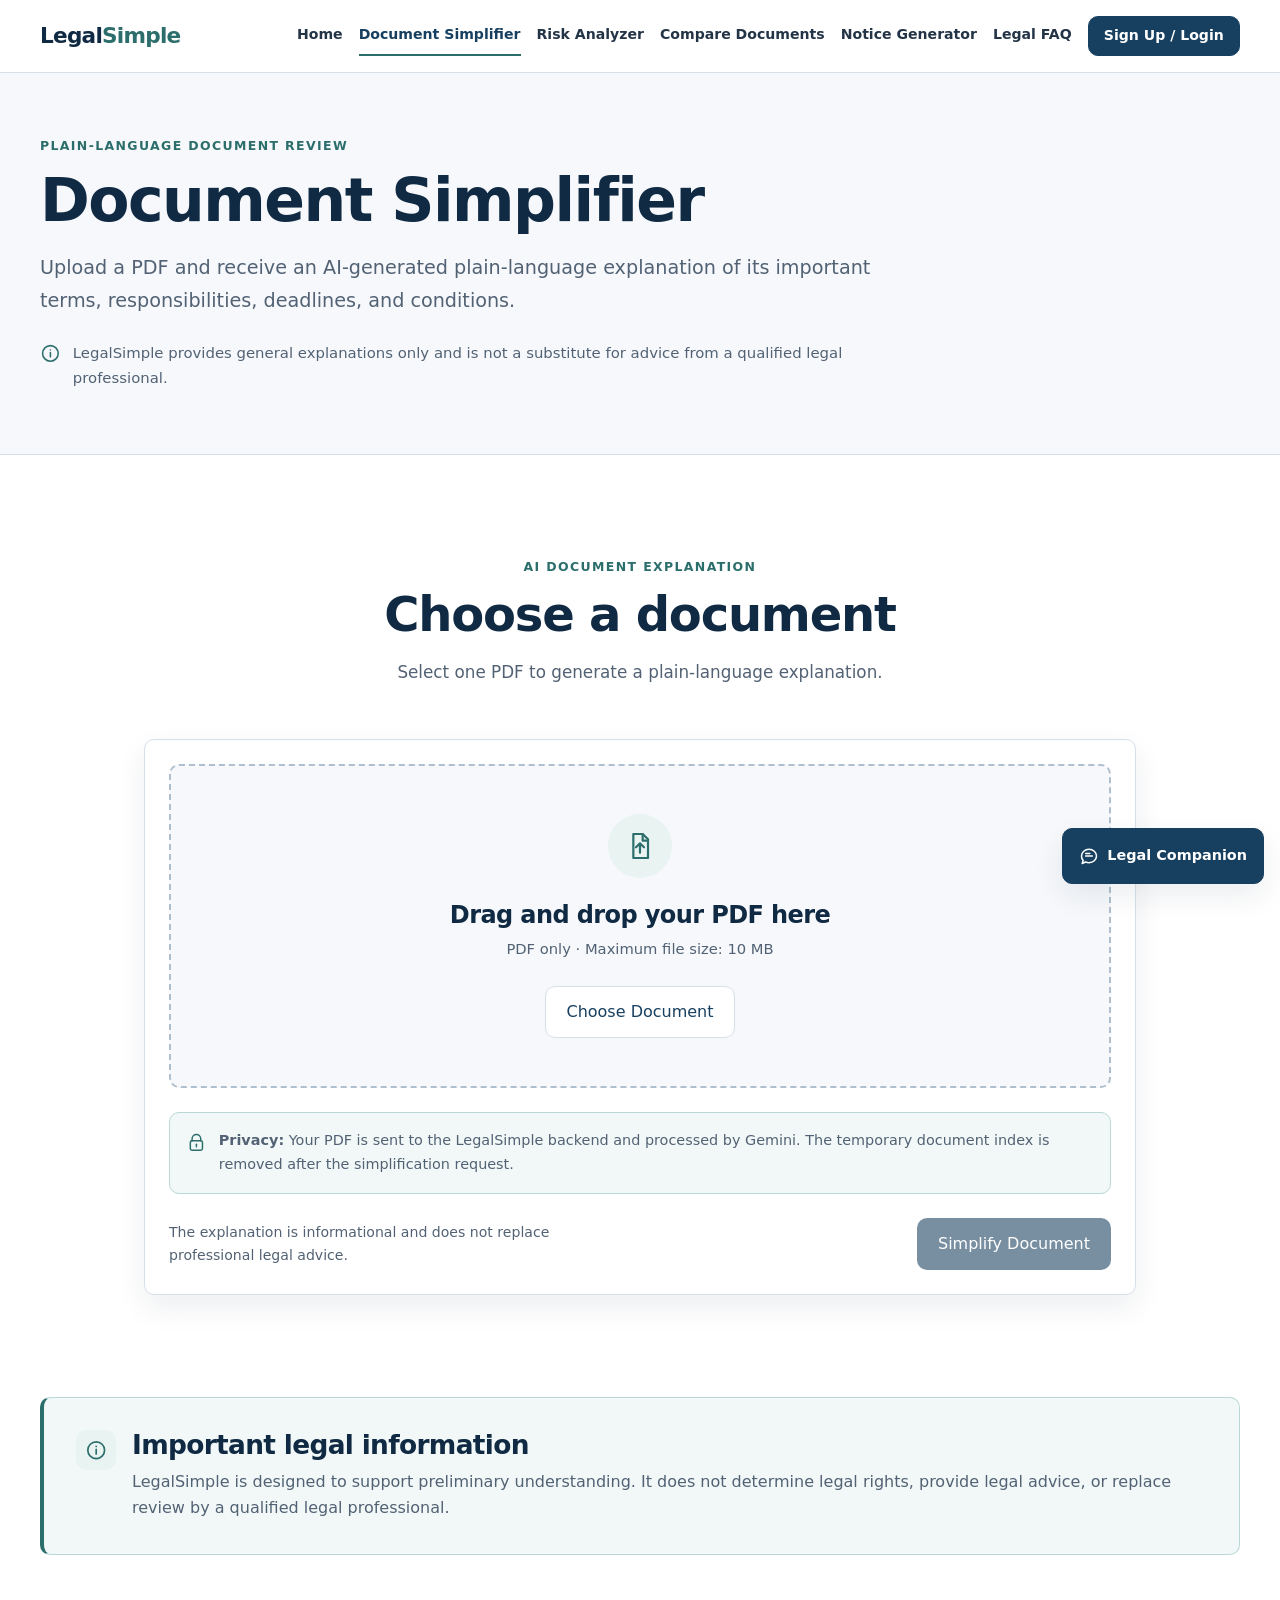
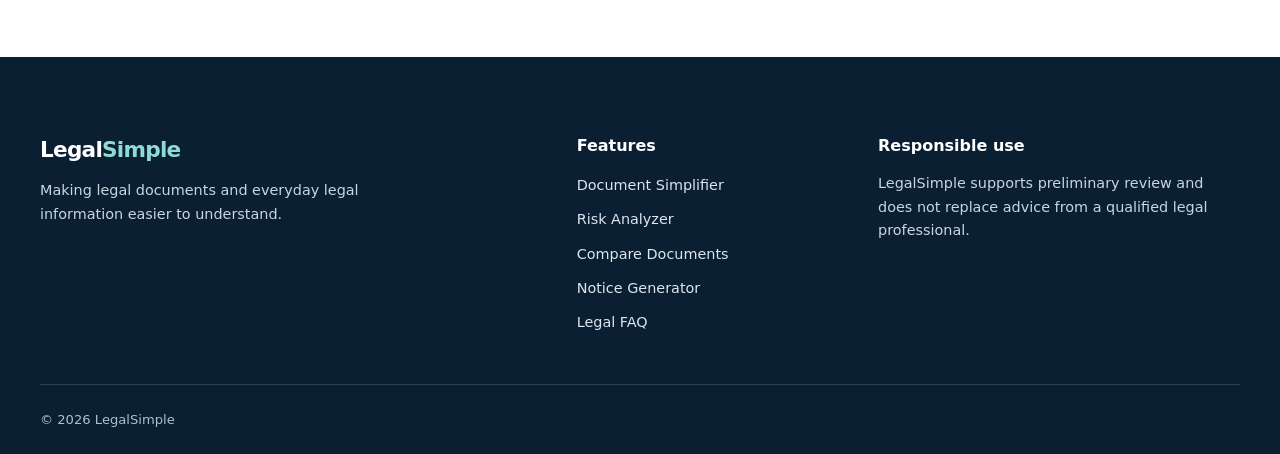
<file: frontend/document-simplifier.html>
<!DOCTYPE html>
<html lang="en">
<head>
    <meta charset="UTF-8">
    <meta name="viewport" content="width=device-width, initial-scale=1.0">
    <meta
        name="description"
        content="Use LegalSimple's Document Simplifier guide to review important legal document terms in plain language."
    >
    <title>Document Simplifier | LegalSimple</title>
    <link
        rel="icon"
        href="data:image/svg+xml,%3Csvg xmlns='http://www.w3.org/2000/svg' viewBox='0 0 64 64'%3E%3Crect width='64' height='64' rx='10' fill='%23102A43'/%3E%3Cpath d='M20 17h24M25 17v29M20 46h24' stroke='white' stroke-width='5' stroke-linecap='round'/%3E%3C/svg%3E"
    >
    <link rel="stylesheet" href="styles.css">
    <link rel="stylesheet" href="legal-companion.css">
    <link rel="stylesheet" href="document-simplifier.css">
    <!-- MEMBER 3 CHANGE: Updates the header using the authenticated user. -->
    <script src="auth-state.js" defer></script>
    <script src="legal-companion.js" defer></script>
</head>
<body class="document-simplifier-page">
    <a class="skip-link" href="#main-content">Skip to main content</a>

    <header class="site-header">
        <div class="container header-inner">
            <a class="brand" href="index.html" aria-label="LegalSimple home">
                Legal<span>Simple</span>
            </a>

            <nav class="primary-navigation" aria-label="Primary navigation">
                <ul class="nav-list">
                    <li><a class="nav-link" href="index.html">Home</a></li>
                    <li><a class="nav-link" href="document-simplifier.html" aria-current="page">Document Simplifier</a></li>
                    <li><a class="nav-link" href="risk_analyzer.html">Risk Analyzer</a></li>
                    <li><a class="nav-link" href="document-comparison.html">Compare Documents</a></li>
                    <li><a class="nav-link" href="notice-generator.html">Notice Generator</a></li>
                    <li><a class="nav-link" href="faq.html">Legal FAQ</a></li>
                    <li><a class="nav-link nav-link--button" href="auth.html">Sign Up / Login</a></li>
                </ul>
            </nav>
        </div>
    </header>

    <main id="main-content">
        <section class="tool-hero" aria-labelledby="page-heading">
            <div class="container tool-hero__content">
                <p class="eyebrow">Plain-language document review</p>
                <h1 id="page-heading">Document Simplifier</h1>
                <p class="hero-description">
                    Upload a PDF and receive an AI-generated plain-language explanation of its important terms,
                    responsibilities, deadlines, and conditions.
                </p>
                <p class="tool-hero__notice">
                    <svg viewBox="0 0 24 24" aria-hidden="true" focusable="false">
                        <circle cx="12" cy="12" r="9"></circle>
                        <path d="M12 11v5M12 8h.01"></path>
                    </svg>
                    <span>
                        LegalSimple provides general explanations only and is not a substitute for advice from a
                        qualified legal professional.
                    </span>
                </p>
            </div>
        </section>

        <section class="section simplifier-workspace" aria-labelledby="upload-heading">
            <div class="container simplifier-workspace__container">
                <div class="section-header">
                    <p class="eyebrow">AI document explanation</p>
                    <h2 id="upload-heading">Choose a document</h2>
                    <p>Select one PDF to generate a plain-language explanation.</p>
                </div>

                <form id="simplifier-form" class="upload-panel" novalidate>
                    <div
                        class="document-dropzone"
                        id="document-dropzone"
                        role="region"
                        aria-label="PDF document upload area"
                        aria-describedby="upload-help privacy-notice upload-error"
                    >
                        <div class="document-dropzone__icon" aria-hidden="true">
                            <svg viewBox="0 0 24 24" focusable="false">
                                <path d="M7 3h7l4 4v14H7V3Z"></path>
                                <path d="M14 3v5h4M12 17V10M9 13l3-3 3 3"></path>
                            </svg>
                        </div>
                        <div class="document-dropzone__copy">
                            <h3>Drag and drop your PDF here</h3>
                            <p id="upload-help">PDF only &middot; Maximum file size: 10 MB</p>
                        </div>
                        <input
                            class="visually-hidden-file-input"
                            type="file"
                            id="document-file"
                            name="document-file"
                            accept=".pdf,application/pdf"
                            tabindex="-1"
                            aria-describedby="upload-help privacy-notice upload-error"
                        >
                        <label class="visually-hidden-label" for="document-file">Choose a PDF document</label>
                        <button class="button button--secondary" type="button" id="choose-document-button">
                            Choose Document
                        </button>
                    </div>

                    <p class="upload-error" id="upload-error" role="alert" aria-live="assertive" tabindex="-1"></p>

                    <article class="selected-file" id="selected-file" aria-labelledby="selected-file-heading" hidden>
                        <div class="selected-file__icon" aria-hidden="true">
                            <svg viewBox="0 0 24 24" focusable="false">
                                <path d="M7 3h7l4 4v14H7V3Z"></path>
                                <path d="M14 3v5h4M9.5 14h5M9.5 17h5"></path>
                            </svg>
                        </div>
                        <div class="selected-file__details">
                            <h3 id="selected-file-heading">Selected PDF</h3>
                            <p class="selected-file__name" id="selected-file-name"></p>
                            <p class="selected-file__size" id="selected-file-size"></p>
                        </div>
                        <div class="selected-file__actions">
                            <button class="button button--outline button--small" type="button" id="replace-file-button">
                                Replace
                            </button>
                            <button class="text-button" type="button" id="remove-file-button">Remove</button>
                        </div>
                    </article>

                    <aside class="privacy-note" id="privacy-notice">
                        <svg viewBox="0 0 24 24" aria-hidden="true" focusable="false">
                            <path d="M7 10V8a5 5 0 0 1 10 0v2"></path>
                            <rect x="5" y="10" width="14" height="11" rx="2"></rect>
                            <path d="M12 14v3"></path>
                        </svg>
                        <p>
                            <strong>Privacy:</strong> Your PDF is sent to the LegalSimple backend and processed by
                            Gemini. The temporary document index is removed after the simplification request.
                        </p>
                    </aside>

                    <div class="upload-panel__footer">
                        <p>The explanation is informational and does not replace professional legal advice.</p>
                        <button class="button button--primary" type="submit" id="simplify-button" disabled>
                            Simplify Document
                        </button>
                    </div>
                </form>

                <section class="processing-panel" id="processing-panel" aria-labelledby="processing-heading" hidden>
                    <div class="processing-panel__heading">
                        <span class="processing-spinner" aria-hidden="true"></span>
                        <div>
                            <p class="eyebrow">Processing document</p>
                            <h2 id="processing-heading">Creating your simplification</h2>
                            <p id="processing-status" role="status" aria-live="polite">Uploading the PDF securely</p>
                        </div>
                    </div>
                    <ol class="processing-steps" id="processing-steps" aria-label="Reading guide preparation steps">
                        <li data-processing-step><span class="processing-step__marker" aria-hidden="true">1</span><span>Uploading the PDF securely</span><span class="processing-step__state">Waiting</span></li>
                        <li data-processing-step><span class="processing-step__marker" aria-hidden="true">2</span><span>Extracting and indexing document text</span><span class="processing-step__state">Waiting</span></li>
                        <li data-processing-step><span class="processing-step__marker" aria-hidden="true">3</span><span>Retrieving important legal content</span><span class="processing-step__state">Waiting</span></li>
                        <li data-processing-step><span class="processing-step__marker" aria-hidden="true">4</span><span>Generating the plain-language explanation</span><span class="processing-step__state">Waiting</span></li>
                    </ol>
                </section>

                <section class="preview-result" id="preview-result" aria-labelledby="result-heading" hidden>
                    <div class="preview-result__header">
                        <div>
                            <p class="eyebrow">Generated result</p>
                            <h2 id="result-heading" tabindex="-1">Plain-language simplification</h2>
                            <p class="preview-result__filename">
                                Selected file: <strong id="result-file-name"></strong>
                            </p>
                        </div>
                        <span class="preview-badge">AI-generated</span>
                    </div>

                    <aside class="preview-notice" id="preview-notice">
                        <svg viewBox="0 0 24 24" aria-hidden="true" focusable="false">
                            <circle cx="12" cy="12" r="9"></circle>
                            <path d="M12 11v5M12 8h.01"></path>
                        </svg>
                        <p><strong>Review carefully:</strong> Compare this explanation with the original document and its complete wording.</p>
                    </aside>

                    <div
                        class="simplification-output"
                        id="simplification-output"
                        role="region"
                        aria-label="Generated plain-language simplification"
                        tabindex="0"
                    ></div>
                    <p class="simplification-sources" id="simplification-sources"></p>

                    <aside class="result-disclaimer" id="result-disclaimer">
                        <strong>Important:</strong> This AI-generated explanation provides general information only
                        and does not replace professional legal advice. The original legal document remains
                        authoritative.
                    </aside>

                    <div class="result-actions" aria-label="Document simplification actions">
                        <button class="button button--primary" type="button" id="copy-summary-button">Copy Simplification</button>
                        <button class="button button--secondary" type="button" id="download-text-button">Download as Text</button>
                        <button class="button button--outline" type="button" id="simplify-another-button">Choose Another Document</button>
                    </div>
                    <p class="action-status" id="action-status" role="status" aria-live="polite"></p>
                </section>

                <p class="visually-hidden" id="simplifier-announcer" role="status" aria-live="polite"></p>
            </div>
        </section>

        <section class="notice-section" aria-labelledby="legal-notice-heading">
            <div class="container">
                <aside class="legal-notice">
                    <div class="notice-icon" aria-hidden="true">
                        <svg viewBox="0 0 24 24" focusable="false">
                            <circle cx="12" cy="12" r="9"></circle>
                            <path d="M12 11v5M12 8h.01"></path>
                        </svg>
                    </div>
                    <div>
                        <h2 id="legal-notice-heading">Important legal information</h2>
                        <p>
                            LegalSimple is designed to support preliminary understanding. It does not determine legal
                            rights, provide legal advice, or replace review by a qualified legal professional.
                        </p>
                    </div>
                </aside>
            </div>
        </section>
    </main>

    <footer class="site-footer">
        <div class="container footer-grid">
            <div class="footer-about">
                <a class="brand brand--footer" href="index.html">Legal<span>Simple</span></a>
                <p>Making legal documents and everyday legal information easier to understand.</p>
            </div>

            <nav class="footer-navigation" aria-label="Footer feature navigation">
                <h2>Features</h2>
                <ul>
                    <li><a href="document-simplifier.html" aria-current="page">Document Simplifier</a></li>
                    <li><a href="risk_analyzer.html">Risk Analyzer</a></li>
                    <li><a href="document-comparison.html">Compare Documents</a></li>
                    <li><a href="notice-generator.html">Notice Generator</a></li>
                    <li><a href="faq.html">Legal FAQ</a></li>
                </ul>
            </nav>

            <div class="footer-disclaimer">
                <h2>Responsible use</h2>
                <p>
                    LegalSimple supports preliminary review and does not replace advice from a qualified legal
                    professional.
                </p>
            </div>
        </div>

        <div class="container footer-bottom">
            <p>&copy; 2026 LegalSimple</p>
        </div>
    </footer>

    <script src="document-simplifier.js"></script>
</body>
</html>
</file>
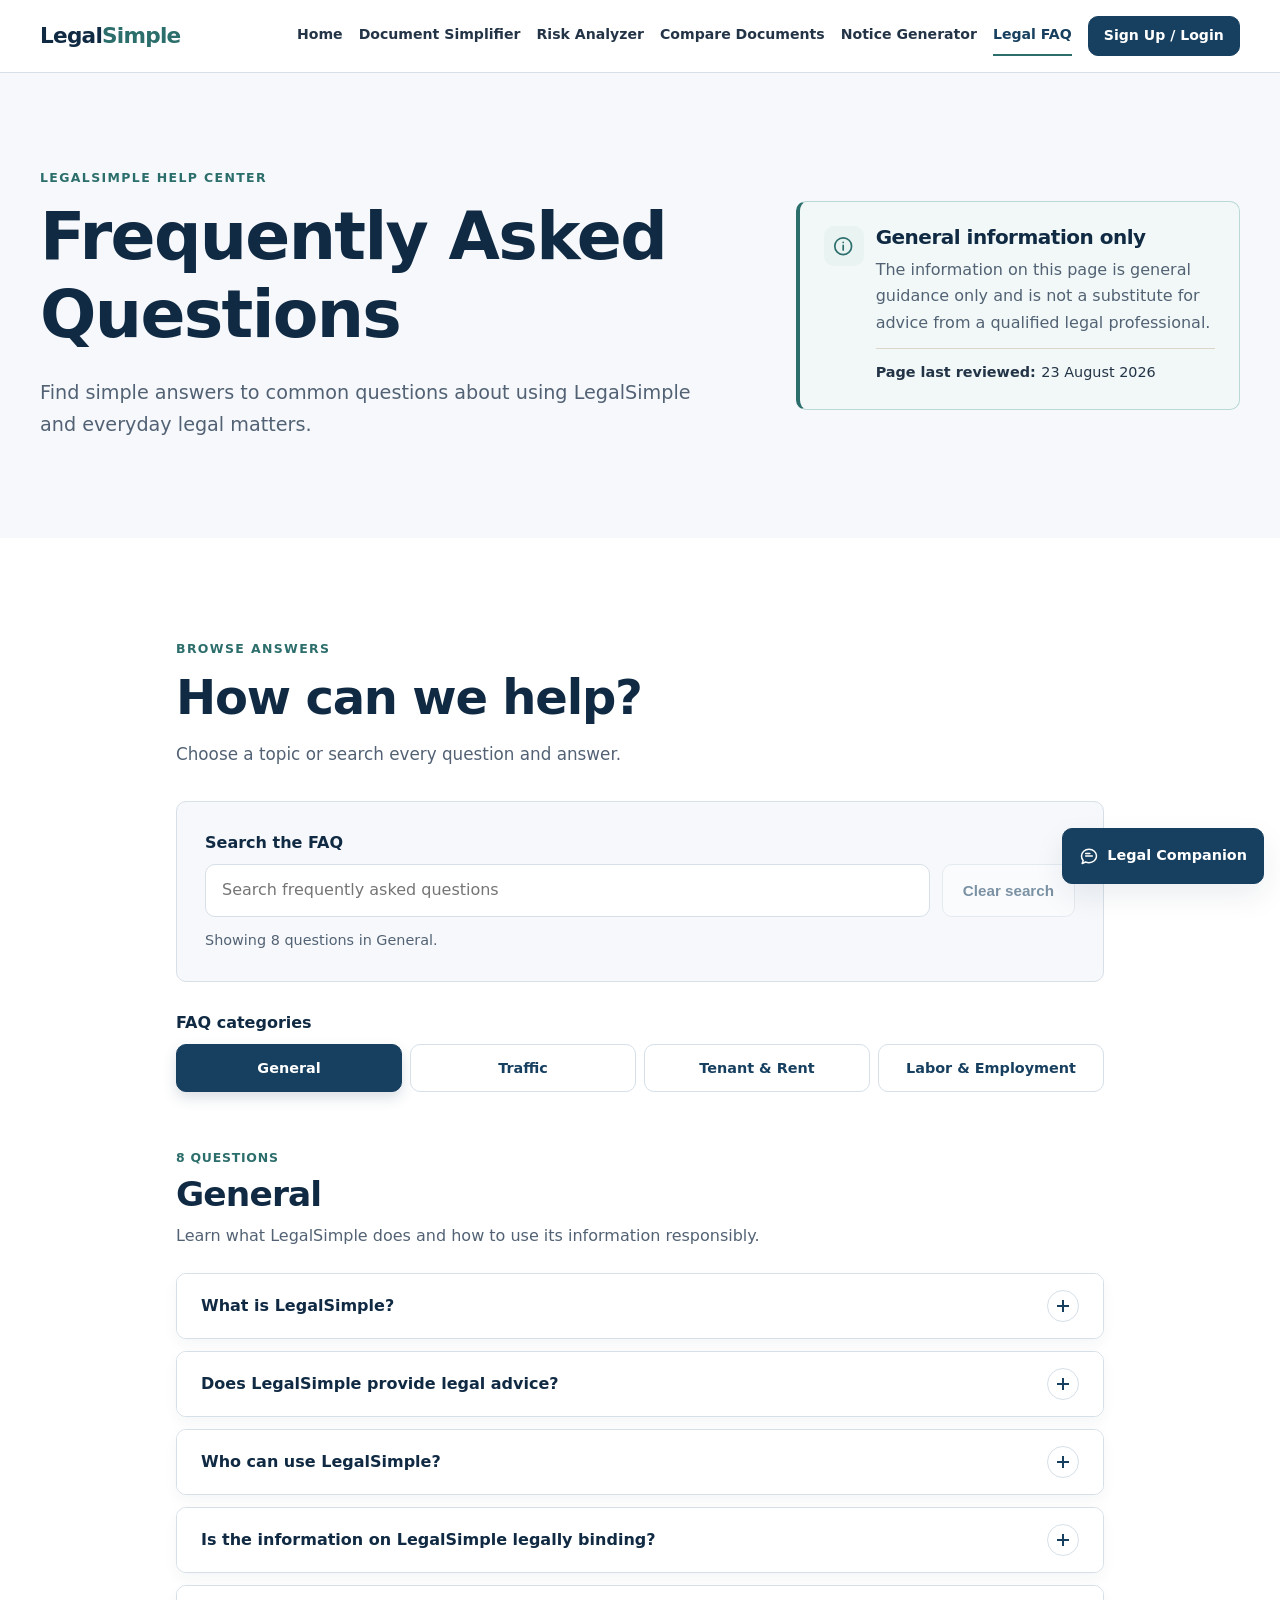
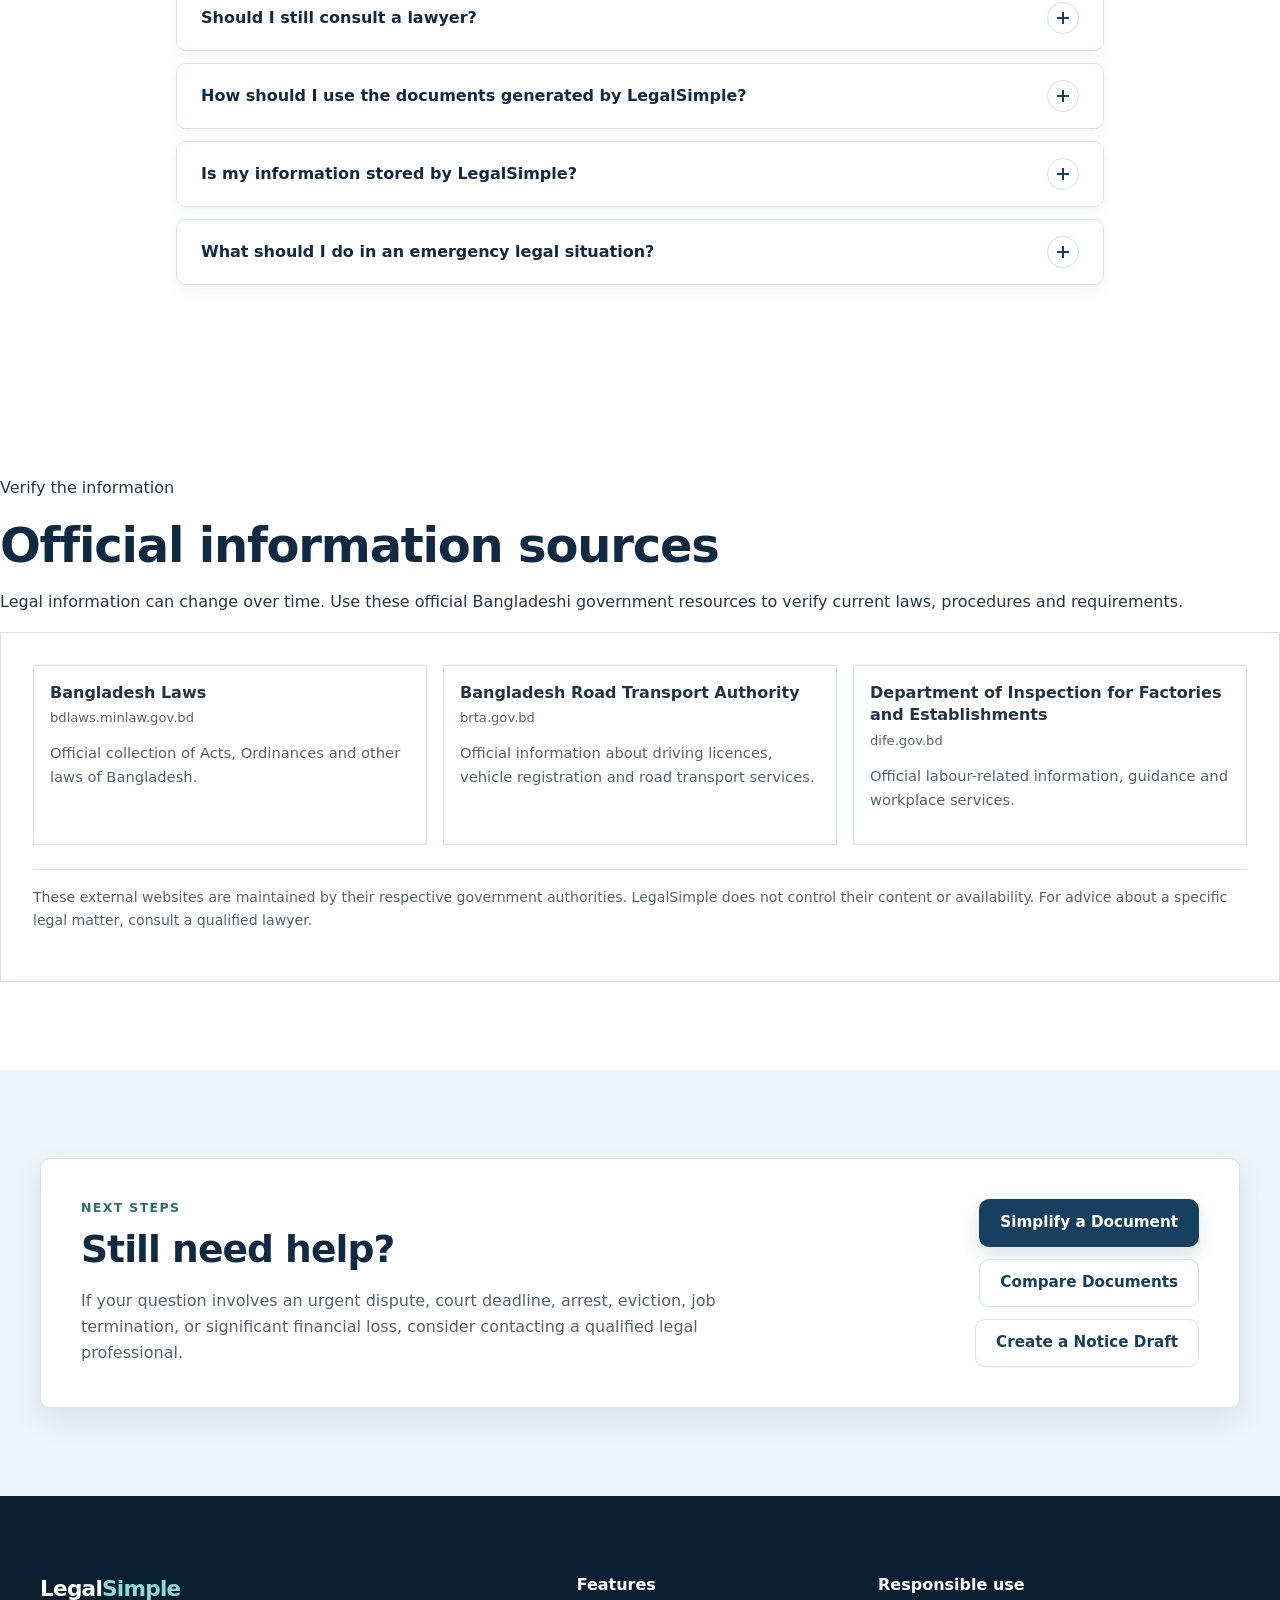
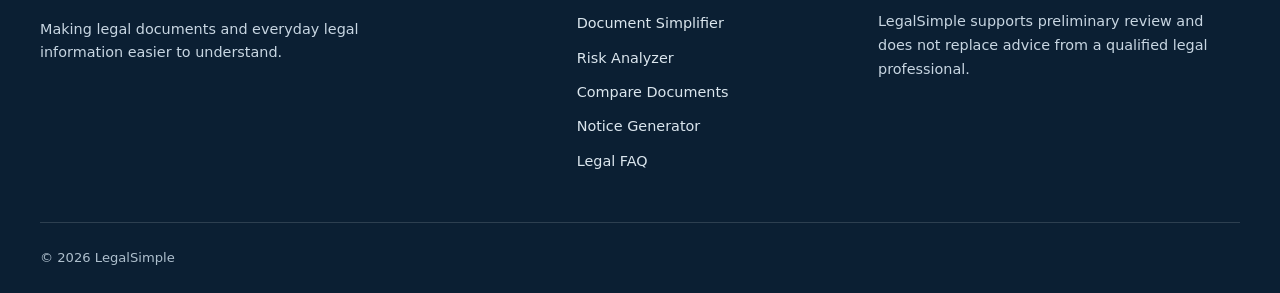
<file: frontend/faq.html>
<!DOCTYPE html>
<html lang="en">
<head>
    <meta charset="UTF-8">
    <meta name="viewport" content="width=device-width, initial-scale=1.0">
    <meta
        name="description"
        content="Find plain-language answers to common questions about LegalSimple, traffic, renting, and employment."
    >
    <title>Frequently Asked Questions | LegalSimple</title>
    <link
        rel="icon"
        href="data:image/svg+xml,%3Csvg xmlns='http://www.w3.org/2000/svg' viewBox='0 0 64 64'%3E%3Crect width='64' height='64' rx='10' fill='%23102A43'/%3E%3Cpath d='M20 17h24M25 17v29M20 46h24' stroke='white' stroke-width='5' stroke-linecap='round'/%3E%3C/svg%3E"
    >
    <link rel="stylesheet" href="styles.css">
    <link rel="stylesheet" href="legal-companion.css">
    <link rel="stylesheet" href="faq.css">
    <!-- MEMBER 3 CHANGE: Updates the header using the authenticated user. -->
    <script src="auth-state.js" defer></script>
    <script src="legal-companion.js" defer></script>
    <script src="faq.js" defer></script>
</head>
<body class="faq-page">
    <a class="skip-link" href="#main-content">Skip to main content</a>

    <header class="site-header">
        <div class="container header-inner">
            <a class="brand" href="index.html" aria-label="LegalSimple home">
                Legal<span>Simple</span>
            </a>

            <nav class="primary-navigation" aria-label="Primary navigation">
                <ul class="nav-list">
                    <li><a class="nav-link" href="index.html">Home</a></li>
                    <li><a class="nav-link" href="document-simplifier.html">Document Simplifier</a></li>
                    <li><a class="nav-link" href="risk_analyzer.html">Risk Analyzer</a></li>
                    <li><a class="nav-link" href="document-comparison.html">Compare Documents</a></li>
                    <li><a class="nav-link" href="notice-generator.html">Notice Generator</a></li>
                    <li><a class="nav-link" href="faq.html" aria-current="page">Legal FAQ</a></li>
                    <li><a class="nav-link nav-link--button" href="auth.html">Sign Up / Login</a></li>
                </ul>
            </nav>
        </div>
    </header>

    <main id="main-content">
        <section class="faq-introduction" aria-labelledby="faq-page-heading">
            <div class="container faq-introduction__layout">
                <div>
                    <p class="eyebrow">LegalSimple Help Center</p>
                    <h1 id="faq-page-heading">Frequently Asked Questions</h1>
                    <p class="hero-description">
                        Find simple answers to common questions about using LegalSimple and everyday legal matters.
                    </p>
                </div>

                <aside class="legal-notice faq-disclaimer" aria-labelledby="faq-disclaimer-heading">
                    <div class="notice-icon" aria-hidden="true">
                        <svg viewBox="0 0 24 24" focusable="false">
                            <circle cx="12" cy="12" r="9"></circle>
                            <path d="M12 11v5M12 8h.01"></path>
                        </svg>
                    </div>
                    <div>
                        <h2 id="faq-disclaimer-heading">General information only</h2>
                        <p>
                            The information on this page is general guidance only and is not a substitute for advice
                            from a qualified legal professional.
                        </p>

                        <!-- MEMBER 3 CHANGE: Shows users when the FAQ content was last reviewed. -->
                        <p class="faq-review-date">
                            <strong>Page last reviewed:</strong>
                            <time datetime="2026-08-23">23 August 2026</time>
                        </p>
                    </div>
                </aside>
            </div>
        </section>

        <section class="section faq-workspace" aria-labelledby="browse-faq-heading">
            <div class="container faq-container">
                <div class="section-header section-header--left faq-workspace__heading">
                    <p class="eyebrow">Browse Answers</p>
                    <h2 id="browse-faq-heading">How can we help?</h2>
                    <p>Choose a topic or search every question and answer.</p>
                </div>

                <div class="faq-search" role="search" aria-labelledby="faq-search-label">
                    <label id="faq-search-label" for="faq-search-input">Search the FAQ</label>
                    <div class="faq-search__controls">
                        <input
                            id="faq-search-input"
                            type="search"
                            placeholder="Search frequently asked questions"
                            autocomplete="off"
                            aria-describedby="faq-search-status"
                        >
                        <button class="button button--secondary" id="faq-search-clear" type="button" disabled>
                            Clear search
                        </button>
                    </div>
                    <p class="faq-search__status" id="faq-search-status" role="status" aria-live="polite" aria-atomic="true">
                        All 32 questions are shown below.
                    </p>
                    <noscript>
                        <p class="faq-noscript">
                            Search and collapse controls require JavaScript. All questions and answers are shown below.
                        </p>
                    </noscript>
                </div>

                <nav class="faq-category-navigation" aria-labelledby="faq-category-heading">
                    <h2 id="faq-category-heading">FAQ categories</h2>
                    <div class="faq-categories">
                        <a class="faq-category-link" href="#faq-general" data-faq-category="general">
                            <span>General</span>
                        </a>
                        <a class="faq-category-link" href="#faq-traffic" data-faq-category="traffic">
                            <span>Traffic</span>
                        </a>
                        <a class="faq-category-link" href="#faq-tenant-rent" data-faq-category="tenant-rent">
                            <span>Tenant &amp; Rent</span>
                        </a>
                        <a class="faq-category-link" href="#faq-labor-employment" data-faq-category="labor-employment">
                            <span>Labor &amp; Employment</span>
                        </a>
                    </div>
                </nav>

                <div class="faq-sections">
                    <section class="faq-section" id="faq-general" data-faq-section="general" aria-labelledby="faq-general-heading">
                        <div class="faq-section__header">
                            <p class="faq-section__number">8 questions</p>
                            <h2 id="faq-general-heading">General</h2>
                            <p>Learn what LegalSimple does and how to use its information responsibly.</p>
                        </div>

                        <div class="faq-list">
                            <article class="faq-item" data-faq-item>
                                <h3>
                                    <button class="faq-question" id="faq-question-general-1" type="button" aria-expanded="true" aria-controls="faq-answer-general-1">
                                        <span>What is LegalSimple?</span>
                                        <span class="faq-question__icon" aria-hidden="true"></span>
                                    </button>
                                </h3>
                                <div class="faq-answer" id="faq-answer-general-1" role="region" aria-labelledby="faq-question-general-1">
                                    <p>LegalSimple is a website with tools and plain-language information intended to make common legal documents and topics easier to understand.</p>
                                    <p>It can support an initial review, but the meaning or effect of a document may still depend on its full wording, the facts, and applicable law.</p>
                                </div>
                            </article>

                            <article class="faq-item" data-faq-item>
                                <h3>
                                    <button class="faq-question" id="faq-question-general-2" type="button" aria-expanded="true" aria-controls="faq-answer-general-2">
                                        <span>Does LegalSimple provide legal advice?</span>
                                        <span class="faq-question__icon" aria-hidden="true"></span>
                                    </button>
                                </h3>
                                <div class="faq-answer" id="faq-answer-general-2" role="region" aria-labelledby="faq-question-general-2">
                                    <p>No. LegalSimple provides general legal information and document-review tools, not advice tailored to your circumstances.</p>
                                    <p>A qualified legal professional can review the complete facts, explain available options, and advise you about a particular decision.</p>
                                </div>
                            </article>

                            <article class="faq-item" data-faq-item>
                                <h3>
                                    <button class="faq-question" id="faq-question-general-3" type="button" aria-expanded="true" aria-controls="faq-answer-general-3">
                                        <span>Who can use LegalSimple?</span>
                                        <span class="faq-question__icon" aria-hidden="true"></span>
                                    </button>
                                </h3>
                                <div class="faq-answer" id="faq-answer-general-3" role="region" aria-labelledby="faq-question-general-3">
                                    <p>Anyone may read the general information on this website to become more familiar with common legal-document issues.</p>
                                    <p>The content may not fit every user, country, or situation. Check current official information and obtain professional advice when the issue matters to you.</p>
                                </div>
                            </article>

                            <article class="faq-item" data-faq-item>
                                <h3>
                                    <button class="faq-question" id="faq-question-general-4" type="button" aria-expanded="true" aria-controls="faq-answer-general-4">
                                        <span>Is the information on LegalSimple legally binding?</span>
                                        <span class="faq-question__icon" aria-hidden="true"></span>
                                    </button>
                                </h3>
                                <div class="faq-answer" id="faq-answer-general-4" role="region" aria-labelledby="faq-question-general-4">
                                    <p>No. Information shown on LegalSimple does not create a court order, contract, official decision, or lawyer-client relationship.</p>
                                    <p>The original document, applicable law, and any decision from a properly authorized body remain important. Do not rely on a summary as the authoritative text.</p>
                                </div>
                            </article>

                            <article class="faq-item" data-faq-item>
                                <h3>
                                    <button class="faq-question" id="faq-question-general-5" type="button" aria-expanded="true" aria-controls="faq-answer-general-5">
                                        <span>Should I still consult a lawyer?</span>
                                        <span class="faq-question__icon" aria-hidden="true"></span>
                                    </button>
                                </h3>
                                <div class="faq-answer" id="faq-answer-general-5" role="region" aria-labelledby="faq-question-general-5">
                                    <p>Consider speaking with a qualified lawyer when a dispute, deadline, court matter, arrest, eviction, job loss, or significant money or property is involved.</p>
                                    <p>Bring copies of relevant agreements, notices, messages, and other records so the professional can assess the complete situation.</p>
                                </div>
                            </article>

                            <article class="faq-item" data-faq-item>
                                <h3>
                                    <button class="faq-question" id="faq-question-general-6" type="button" aria-expanded="true" aria-controls="faq-answer-general-6">
                                        <span>How should I use the documents generated by LegalSimple?</span>
                                        <span class="faq-question__icon" aria-hidden="true"></span>
                                    </button>
                                </h3>
                                <div class="faq-answer" id="faq-answer-general-6" role="region" aria-labelledby="faq-question-general-6">
                                    <p>Treat any generated draft as a starting point. Check names, dates, facts, requested actions, and any wording against your source documents.</p>
                                    <p>Requirements may vary by document and applicable law. Have an important draft reviewed before signing, sending, or relying on it.</p>
                                </div>
                            </article>

                            <article class="faq-item" data-faq-item>
                                <h3>
                                    <button class="faq-question" id="faq-question-general-7" type="button" aria-expanded="true" aria-controls="faq-answer-general-7">
                                        <span>Is my information stored by LegalSimple?</span>
                                        <span class="faq-question__icon" aria-hidden="true"></span>
                                    </button>
                                </h3>
                                <div class="faq-answer" id="faq-answer-general-7" role="region" aria-labelledby="faq-question-general-7">
                                    <p>The FAQ can be read without submitting personal information.</p>
                                    <p>Before entering sensitive material into any online service, review its published privacy notice and confirm how the information will be handled.</p>
                                </div>
                            </article>

                            <article class="faq-item" data-faq-item>
                                <h3>
                                    <button class="faq-question" id="faq-question-general-8" type="button" aria-expanded="true" aria-controls="faq-answer-general-8">
                                        <span>What should I do in an emergency legal situation?</span>
                                        <span class="faq-question__icon" aria-hidden="true"></span>
                                    </button>
                                </h3>
                                <div class="faq-answer" id="faq-answer-general-8" role="region" aria-labelledby="faq-question-general-8">
                                    <p>Do not rely on this website for an emergency. If someone is in immediate danger, seek appropriate local emergency help.</p>
                                    <p>For an urgent arrest, hearing, eviction, deadline, or threat of serious loss, contact a qualified legal professional promptly and keep the relevant documents with you.</p>
                                </div>
                            </article>
                        </div>
                    </section>

                    <section class="faq-section" id="faq-traffic" data-faq-section="traffic" aria-labelledby="faq-traffic-heading">
                        <div class="faq-section__header">
                            <p class="faq-section__number">8 questions</p>
                            <h2 id="faq-traffic-heading">Traffic</h2>
                            <p>General steps for documents, traffic notices, road accidents, and vehicle issues.</p>
                        </div>

                        <div class="faq-list">
                            <article class="faq-item" data-faq-item>
                                <h3>
                                    <button class="faq-question" id="faq-question-traffic-1" type="button" aria-expanded="true" aria-controls="faq-answer-traffic-1">
                                        <span>What documents should a driver carry?</span>
                                        <span class="faq-question__icon" aria-hidden="true"></span>
                                    </button>
                                </h3>
                                <div class="faq-answer" id="faq-answer-traffic-1" role="region" aria-labelledby="faq-question-traffic-1">
                                    <p>Drivers commonly need valid documents relating to the driver and vehicle, but the exact documents and acceptable formats depend on applicable rules.</p>
                                    <p>Check current official requirements before driving. Keep documents valid, readable, and available in the form the relevant authority accepts.</p>
                                </div>
                            </article>

                            <article class="faq-item" data-faq-item>
                                <h3>
                                    <button class="faq-question" id="faq-question-traffic-2" type="button" aria-expanded="true" aria-controls="faq-answer-traffic-2">
                                        <span>What should I do if I receive a traffic case or fine?</span>
                                        <span class="faq-question__icon" aria-hidden="true"></span>
                                    </button>
                                </h3>
                                <div class="faq-answer" id="faq-answer-traffic-2" role="region" aria-labelledby="faq-question-traffic-2">
                                    <p>Read the notice carefully and keep a copy. Confirm who issued it, what it says happened, and how the notice says you may respond or challenge it.</p>
                                    <p>Deadlines and procedures vary. Check current official instructions and obtain legal advice promptly if you dispute the allegation or do not understand the consequences.</p>
                                </div>
                            </article>

                            <article class="faq-item" data-faq-item>
                                <h3>
                                    <button class="faq-question" id="faq-question-traffic-3" type="button" aria-expanded="true" aria-controls="faq-answer-traffic-3">
                                        <span>What should I do after a road accident?</span>
                                        <span class="faq-question__icon" aria-hidden="true"></span>
                                    </button>
                                </h3>
                                <div class="faq-answer" id="faq-answer-traffic-3" role="region" aria-labelledby="faq-question-traffic-3">
                                    <p>Put safety first and seek medical or emergency help when needed. If it is safe, exchange relevant identifying and vehicle information with the other people involved.</p>
                                    <p>Record what happened and check applicable reporting and insurance requirements. Avoid guessing about fault before the facts and relevant law have been reviewed.</p>
                                </div>
                            </article>

                            <article class="faq-item" data-faq-item>
                                <h3>
                                    <button class="faq-question" id="faq-question-traffic-4" type="button" aria-expanded="true" aria-controls="faq-answer-traffic-4">
                                        <span>Can traffic authorities seize driving documents?</span>
                                        <span class="faq-question__icon" aria-hidden="true"></span>
                                    </button>
                                </h3>
                                <div class="faq-answer" id="faq-answer-traffic-4" role="region" aria-labelledby="faq-question-traffic-4">
                                    <p>An authority's power to retain a licence or other document may depend on the circumstances and applicable law.</p>
                                    <p>Ask for the stated reason and any receipt or written record that is available. Keep copies and seek qualified advice if you believe the action was improper.</p>
                                </div>
                            </article>

                            <article class="faq-item" data-faq-item>
                                <h3>
                                    <button class="faq-question" id="faq-question-traffic-5" type="button" aria-expanded="true" aria-controls="faq-answer-traffic-5">
                                        <span>What should I do if my vehicle is impounded?</span>
                                        <span class="faq-question__icon" aria-hidden="true"></span>
                                    </button>
                                </h3>
                                <div class="faq-answer" id="faq-answer-traffic-5" role="region" aria-labelledby="faq-question-traffic-5">
                                    <p>Confirm which authority ordered the impoundment, where the vehicle is held, and what written reason or reference number was provided.</p>
                                    <p>Use current official information to check the release or challenge process. A lawyer may be helpful if ownership, alleged offences, damage, or continued detention is disputed.</p>
                                </div>
                            </article>

                            <article class="faq-item" data-faq-item>
                                <h3>
                                    <button class="faq-question" id="faq-question-traffic-6" type="button" aria-expanded="true" aria-controls="faq-answer-traffic-6">
                                        <span>Is it necessary to report every road accident?</span>
                                        <span class="faq-question__icon" aria-hidden="true"></span>
                                    </button>
                                </h3>
                                <div class="faq-answer" id="faq-answer-traffic-6" role="region" aria-labelledby="faq-question-traffic-6">
                                    <p>Not every accident is treated the same. Reporting duties may depend on injury, damage, the people or property involved, and applicable law.</p>
                                    <p>Check current official rules and any insurance policy requirements as soon as practical. When uncertain, obtain advice rather than assuming no report is needed.</p>
                                </div>
                            </article>

                            <article class="faq-item" data-faq-item>
                                <h3>
                                    <button class="faq-question" id="faq-question-traffic-7" type="button" aria-expanded="true" aria-controls="faq-answer-traffic-7">
                                        <span>What evidence should I collect after an accident?</span>
                                        <span class="faq-question__icon" aria-hidden="true"></span>
                                    </button>
                                </h3>
                                <div class="faq-answer" id="faq-answer-traffic-7" role="region" aria-labelledby="faq-question-traffic-7">
                                    <p>If it is safe and lawful, record the location, time, road conditions, vehicle positions, visible damage, and contact details for drivers and witnesses.</p>
                                    <p>Keep photographs, medical records, repair estimates, reports, and communications together. Preserve original files and write down your recollection while it is fresh.</p>
                                </div>
                            </article>

                            <article class="faq-item" data-faq-item>
                                <h3>
                                    <button class="faq-question" id="faq-question-traffic-8" type="button" aria-expanded="true" aria-controls="faq-answer-traffic-8">
                                        <span>When should I consult a lawyer about a traffic matter?</span>
                                        <span class="faq-question__icon" aria-hidden="true"></span>
                                    </button>
                                </h3>
                                <div class="faq-answer" id="faq-answer-traffic-8" role="region" aria-labelledby="faq-question-traffic-8">
                                    <p>Consider advice when there are injuries, a serious allegation, disputed responsibility, possible loss of driving privileges, impoundment, or significant financial loss.</p>
                                    <p>Get help promptly when a notice or hearing has a response date. Bring the notice, driving documents, photographs, reports, and relevant communications.</p>
                                </div>
                            </article>
                        </div>
                    </section>

                    <section class="faq-section" id="faq-tenant-rent" data-faq-section="tenant-rent" aria-labelledby="faq-tenant-rent-heading">
                        <div class="faq-section__header">
                            <p class="faq-section__number">8 questions</p>
                            <h2 id="faq-tenant-rent-heading">Tenant &amp; Rent</h2>
                            <p>General information for recording rental terms and handling common concerns.</p>
                        </div>

                        <div class="faq-list">
                            <article class="faq-item" data-faq-item>
                                <h3>
                                    <button class="faq-question" id="faq-question-tenant-1" type="button" aria-expanded="true" aria-controls="faq-answer-tenant-1">
                                        <span>Should a rental agreement be written?</span>
                                        <span class="faq-question__icon" aria-hidden="true"></span>
                                    </button>
                                </h3>
                                <div class="faq-answer" id="faq-answer-tenant-1" role="region" aria-labelledby="faq-question-tenant-1">
                                    <p>A written agreement gives both parties a clearer record of the property, payments, responsibilities, and agreed rules.</p>
                                    <p>Whether a particular agreement must be written, and the effect of an oral arrangement, may depend on applicable law and the facts. Each party should keep a signed copy.</p>
                                </div>
                            </article>

                            <article class="faq-item" data-faq-item>
                                <h3>
                                    <button class="faq-question" id="faq-question-tenant-2" type="button" aria-expanded="true" aria-controls="faq-answer-tenant-2">
                                        <span>What information should be included in a rental agreement?</span>
                                        <span class="faq-question__icon" aria-hidden="true"></span>
                                    </button>
                                </h3>
                                <div class="faq-answer" id="faq-answer-tenant-2" role="region" aria-labelledby="faq-question-tenant-2">
                                    <p>Common terms identify the parties and property, rental period, rent and payment method, deposit, utilities, repairs, access, and how the agreement may end.</p>
                                    <p>The document should reflect what was actually agreed. Review unclear terms and any required notices or inventory records before signing.</p>
                                </div>
                            </article>

                            <article class="faq-item" data-faq-item>
                                <h3>
                                    <button class="faq-question" id="faq-question-tenant-3" type="button" aria-expanded="true" aria-controls="faq-answer-tenant-3">
                                        <span>Can a landlord increase rent at any time?</span>
                                        <span class="faq-question__icon" aria-hidden="true"></span>
                                    </button>
                                </h3>
                                <div class="faq-answer" id="faq-answer-tenant-3" role="region" aria-labelledby="faq-question-tenant-3">
                                    <p>This may depend on the rental agreement, applicable law, the type of tenancy, and any notice that was given.</p>
                                    <p>Ask for the proposed increase in writing and review the amount, start date, and stated basis. Do not assume either party is automatically correct without checking the relevant rules.</p>
                                </div>
                            </article>

                            <article class="faq-item" data-faq-item>
                                <h3>
                                    <button class="faq-question" id="faq-question-tenant-4" type="button" aria-expanded="true" aria-controls="faq-answer-tenant-4">
                                        <span>What should a tenant do if repairs are not completed?</span>
                                        <span class="faq-question__icon" aria-hidden="true"></span>
                                    </button>
                                </h3>
                                <div class="faq-answer" id="faq-answer-tenant-4" role="region" aria-labelledby="faq-question-tenant-4">
                                    <p>Report the problem in writing, describe its effect, and keep dated photographs, messages, and copies of earlier requests. Allow access for repairs when properly arranged.</p>
                                    <p>Available steps depend on the agreement, applicable law, urgency, and notices exchanged. Seek qualified advice before withholding rent or arranging deductions.</p>
                                </div>
                            </article>

                            <article class="faq-item" data-faq-item>
                                <h3>
                                    <button class="faq-question" id="faq-question-tenant-5" type="button" aria-expanded="true" aria-controls="faq-answer-tenant-5">
                                        <span>Can a landlord enter a rented property without notice?</span>
                                        <span class="faq-question__icon" aria-hidden="true"></span>
                                    </button>
                                </h3>
                                <div class="faq-answer" id="faq-answer-tenant-5" role="region" aria-labelledby="faq-question-tenant-5">
                                    <p>Access rights may depend on the rental agreement, applicable law, the reason for entry, and whether there is an emergency.</p>
                                    <p>A tenant can ask that ordinary visits be arranged in writing and keep a record of unexpected entries. Obtain advice if access becomes unsafe, repeated, or disputed.</p>
                                </div>
                            </article>

                            <article class="faq-item" data-faq-item>
                                <h3>
                                    <button class="faq-question" id="faq-question-tenant-6" type="button" aria-expanded="true" aria-controls="faq-answer-tenant-6">
                                        <span>What happens if rent is paid late?</span>
                                        <span class="faq-question__icon" aria-hidden="true"></span>
                                    </button>
                                </h3>
                                <div class="faq-answer" id="faq-answer-tenant-6" role="region" aria-labelledby="faq-question-tenant-6">
                                    <p>Possible consequences depend on the agreement, applicable law, payment history, and any notice the landlord gives. A late payment does not produce the same result in every case.</p>
                                    <p>Communicate promptly, keep proof of payments, and ask for any proposed arrangement in writing. Review a warning or termination notice quickly.</p>
                                </div>
                            </article>

                            <article class="faq-item" data-faq-item>
                                <h3>
                                    <button class="faq-question" id="faq-question-tenant-7" type="button" aria-expanded="true" aria-controls="faq-answer-tenant-7">
                                        <span>How should a tenant give notice before moving out?</span>
                                        <span class="faq-question__icon" aria-hidden="true"></span>
                                    </button>
                                </h3>
                                <div class="faq-answer" id="faq-answer-tenant-7" role="region" aria-labelledby="faq-question-tenant-7">
                                    <p>Review the agreement and applicable law for the required timing, content, and delivery method. A written notice should clearly identify the tenancy and intended move-out date.</p>
                                    <p>Keep proof that the notice was delivered. Record the property's condition, arrange any inspection, return keys as agreed, and keep the final payment records.</p>
                                </div>
                            </article>

                            <article class="faq-item" data-faq-item>
                                <h3>
                                    <button class="faq-question" id="faq-question-tenant-8" type="button" aria-expanded="true" aria-controls="faq-answer-tenant-8">
                                        <span>What should a tenant do if a security deposit is not returned?</span>
                                        <span class="faq-question__icon" aria-hidden="true"></span>
                                    </button>
                                </h3>
                                <div class="faq-answer" id="faq-answer-tenant-8" role="region" aria-labelledby="faq-question-tenant-8">
                                    <p>Ask in writing for the deposit or a clear explanation of any deductions. Keep the agreement, payment receipt, move-in and move-out records, photographs, and communications.</p>
                                    <p>Whether a deduction is allowed depends on the agreement, applicable law, the property's condition, and the facts. Consider qualified advice about available dispute steps.</p>
                                </div>
                            </article>
                        </div>
                    </section>

                    <section class="faq-section" id="faq-labor-employment" data-faq-section="labor-employment" aria-labelledby="faq-labor-employment-heading">
                        <div class="faq-section__header">
                            <p class="faq-section__number">8 questions</p>
                            <h2 id="faq-labor-employment-heading">Labor &amp; Employment</h2>
                            <p>General guidance about employment records, pay, leave, workplace conduct, and termination.</p>
                        </div>

                        <div class="faq-list">
                            <article class="faq-item" data-faq-item>
                                <h3>
                                    <button class="faq-question" id="faq-question-labor-1" type="button" aria-expanded="true" aria-controls="faq-answer-labor-1">
                                        <span>Should an employment agreement be in writing?</span>
                                        <span class="faq-question__icon" aria-hidden="true"></span>
                                    </button>
                                </h3>
                                <div class="faq-answer" id="faq-answer-labor-1" role="region" aria-labelledby="faq-question-labor-1">
                                    <p>A written agreement gives the employer and worker a clearer record of the role, pay, working arrangements, and other terms.</p>
                                    <p>Whether writing is required and which rights apply may depend on employment status and applicable law. Ask for a copy of every document you sign.</p>
                                </div>
                            </article>

                            <article class="faq-item" data-faq-item>
                                <h3>
                                    <button class="faq-question" id="faq-question-labor-2" type="button" aria-expanded="true" aria-controls="faq-answer-labor-2">
                                        <span>What information should an appointment letter contain?</span>
                                        <span class="faq-question__icon" aria-hidden="true"></span>
                                    </button>
                                </h3>
                                <div class="faq-answer" id="faq-answer-labor-2" role="region" aria-labelledby="faq-question-labor-2">
                                    <p>Common details include the employer, job title and duties, start date, workplace, working arrangements, pay basis, benefits, leave, and relevant policies.</p>
                                    <p>It should also explain important conditions and how the relationship may end. Ask for unclear terms to be explained before accepting or signing.</p>
                                </div>
                            </article>

                            <article class="faq-item" data-faq-item>
                                <h3>
                                    <button class="faq-question" id="faq-question-labor-3" type="button" aria-expanded="true" aria-controls="faq-answer-labor-3">
                                        <span>What should an employee do if wages are unpaid?</span>
                                        <span class="faq-question__icon" aria-hidden="true"></span>
                                    </button>
                                </h3>
                                <div class="faq-answer" id="faq-answer-labor-3" role="region" aria-labelledby="faq-question-labor-3">
                                    <p>Keep the agreement, attendance or time records, pay statements, bank records, and messages about the missing payment. Raise the issue in writing through an appropriate workplace channel.</p>
                                    <p>Available steps depend on employment status, contract terms, applicable labor law, and the facts. A qualified lawyer or labor authority can explain current procedures.</p>
                                </div>
                            </article>

                            <article class="faq-item" data-faq-item>
                                <h3>
                                    <button class="faq-question" id="faq-question-labor-4" type="button" aria-expanded="true" aria-controls="faq-answer-labor-4">
                                        <span>Can an employer terminate an employee without notice?</span>
                                        <span class="faq-question__icon" aria-hidden="true"></span>
                                    </button>
                                </h3>
                                <div class="faq-answer" id="faq-answer-labor-4" role="region" aria-labelledby="faq-question-labor-4">
                                    <p>This may depend on employment status, contract terms, workplace policy, applicable labor law, and the reason and process used.</p>
                                    <p>Ask for the decision and reasons in writing, keep every notice, and review any document before signing it. Obtain prompt advice if you may need to challenge the decision.</p>
                                </div>
                            </article>

                            <article class="faq-item" data-faq-item>
                                <h3>
                                    <button class="faq-question" id="faq-question-labor-5" type="button" aria-expanded="true" aria-controls="faq-answer-labor-5">
                                        <span>What should an employee do after workplace harassment?</span>
                                        <span class="faq-question__icon" aria-hidden="true"></span>
                                    </button>
                                </h3>
                                <div class="faq-answer" id="faq-answer-labor-5" role="region" aria-labelledby="faq-question-labor-5">
                                    <p>Prioritize immediate safety. Record dates, words or actions, witnesses, reports, and relevant messages, and review the workplace reporting policy if it is safe to do so.</p>
                                    <p>Options depend on the conduct, workplace process, employment status, and applicable law. Consider help from a qualified lawyer or labor authority, especially if there is retaliation or continuing risk.</p>
                                </div>
                            </article>

                            <article class="faq-item" data-faq-item>
                                <h3>
                                    <button class="faq-question" id="faq-question-labor-6" type="button" aria-expanded="true" aria-controls="faq-answer-labor-6">
                                        <span>Are employees entitled to leave?</span>
                                        <span class="faq-question__icon" aria-hidden="true"></span>
                                    </button>
                                </h3>
                                <div class="faq-answer" id="faq-answer-labor-6" role="region" aria-labelledby="faq-question-labor-6">
                                    <p>Leave rights may depend on employment status, workplace policy, contract terms, applicable labor law, and the reason for leave.</p>
                                    <p>Check the current written policy and ask how to request and record leave. Keep copies of requests, approvals, refusals, and any supporting documents.</p>
                                </div>
                            </article>

                            <article class="faq-item" data-faq-item>
                                <h3>
                                    <button class="faq-question" id="faq-question-labor-7" type="button" aria-expanded="true" aria-controls="faq-answer-labor-7">
                                        <span>What documents should an employee keep?</span>
                                        <span class="faq-question__icon" aria-hidden="true"></span>
                                    </button>
                                </h3>
                                <div class="faq-answer" id="faq-answer-labor-7" role="region" aria-labelledby="faq-question-labor-7">
                                    <p>Keep lawful personal copies of the agreement, appointment letters, policies, pay records, attendance or time records, leave records, evaluations, and formal notices.</p>
                                    <p>Also preserve relevant communications about changes, complaints, discipline, or termination. Store records securely and do not take confidential material you are not entitled to keep.</p>
                                </div>
                            </article>

                            <article class="faq-item" data-faq-item>
                                <h3>
                                    <button class="faq-question" id="faq-question-labor-8" type="button" aria-expanded="true" aria-controls="faq-answer-labor-8">
                                        <span>When should an employee consult a lawyer or labor authority?</span>
                                        <span class="faq-question__icon" aria-hidden="true"></span>
                                    </button>
                                </h3>
                                <div class="faq-answer" id="faq-answer-labor-8" role="region" aria-labelledby="faq-question-labor-8">
                                    <p>Consider prompt advice for unpaid wages, unsafe conditions, harassment, retaliation, discrimination concerns, termination, or significant financial loss.</p>
                                    <p>Response periods may apply in some situations. Bring the contract, policies, pay records, notices, and a clear timeline so the professional or authority can assess the facts.</p>
                                </div>
                            </article>
                        </div>
                    </section>
                </div>

                <div class="faq-empty-state" id="faq-empty-state" hidden>
                    <svg viewBox="0 0 24 24" aria-hidden="true" focusable="false">
                        <circle cx="11" cy="11" r="7"></circle>
                        <path d="m16 16 4 4M8.5 11h5"></path>
                    </svg>
                    <h2>No matching questions</h2>
                    <p>No matching questions were found. Try using different keywords.</p>
                </div>
            </div>
        </section>

        <!-- ========================================================
             MEMBER 3 CHANGE: Official FAQ information sources
             These links help users verify general legal information.
             ======================================================== -->
        <section class="faq-sources-section" aria-labelledby="faq-sources-heading">
            <div class="faq-workspace">
                <header class="faq-section-header">
                    <p class="faq-section-kicker">Verify the information</p>
                    <h2 id="faq-sources-heading">Official information sources</h2>
                    <p>
                        Legal information can change over time. Use these official Bangladeshi
                        government resources to verify current laws, procedures and requirements.
                    </p>
                </header>

                <div class="faq-sources-card">
                    <ul class="faq-source-list">
                        <li>
                            <a
                                href="https://bdlaws.minlaw.gov.bd/"
                                target="_blank"
                                rel="noopener noreferrer"
                            >
                                <span class="faq-source-name">Bangladesh Laws</span>
                                <span class="faq-source-domain">bdlaws.minlaw.gov.bd</span>
                            </a>
                            <p>
                                Official collection of Acts, Ordinances and other laws of Bangladesh.
                            </p>
                        </li>

                        <li>
                            <a
                                href="https://brta.gov.bd/"
                                target="_blank"
                                rel="noopener noreferrer"
                            >
                                <span class="faq-source-name">
                                    Bangladesh Road Transport Authority
                                </span>
                                <span class="faq-source-domain">brta.gov.bd</span>
                            </a>
                            <p>
                                Official information about driving licences, vehicle registration
                                and road transport services.
                            </p>
                        </li>

                        <li>
                            <a
                                href="https://dife.gov.bd/"
                                target="_blank"
                                rel="noopener noreferrer"
                            >
                                <span class="faq-source-name">
                                    Department of Inspection for Factories and Establishments
                                </span>
                                <span class="faq-source-domain">dife.gov.bd</span>
                            </a>
                            <p>
                                Official labour-related information, guidance and workplace services.
                            </p>
                        </li>
                    </ul>

                    <p class="faq-source-note">
                        These external websites are maintained by their respective government
                        authorities. LegalSimple does not control their content or availability.
                        For advice about a specific legal matter, consult a qualified lawyer.
                    </p>
                </div>
            </div>
        </section>

        <section class="faq-help-section" aria-labelledby="faq-help-heading">
            <div class="container">
                <div class="faq-help-card">
                    <div>
                        <p class="eyebrow">Next Steps</p>
                        <h2 id="faq-help-heading">Still need help?</h2>
                        <p>
                            If your question involves an urgent dispute, court deadline, arrest, eviction, job
                            termination, or significant financial loss, consider contacting a qualified legal
                            professional.
                        </p>
                    </div>
                    <div class="faq-help-actions" aria-label="LegalSimple tools">
                        <a class="button button--primary" href="document-simplifier.html">Simplify a Document</a>
                        <a class="button button--secondary" href="document-comparison.html">Compare Documents</a>
                        <a class="button button--secondary" href="notice-generator.html">Create a Notice Draft</a>
                    </div>
                </div>
            </div>
        </section>
    </main>

    <footer class="site-footer">
        <div class="container footer-grid">
            <div class="footer-about">
                <a class="brand brand--footer" href="index.html">Legal<span>Simple</span></a>
                <p>Making legal documents and everyday legal information easier to understand.</p>
            </div>

            <nav class="footer-navigation" aria-label="Footer feature navigation">
                <h2>Features</h2>
                <ul>
                    <li><a href="document-simplifier.html">Document Simplifier</a></li>
                    <li><a href="risk_analyzer.html">Risk Analyzer</a></li>
                    <li><a href="document-comparison.html">Compare Documents</a></li>
                    <li><a href="notice-generator.html">Notice Generator</a></li>
                    <li><a href="faq.html" aria-current="page">Legal FAQ</a></li>
                </ul>
            </nav>

            <div class="footer-disclaimer">
                <h2>Responsible use</h2>
                <p>
                    LegalSimple supports preliminary review and does not replace advice from a qualified legal
                    professional.
                </p>
            </div>
        </div>

        <div class="container footer-bottom">
            <p>&copy; 2026 LegalSimple</p>
        </div>
    </footer>
</body>
</html>
</file>
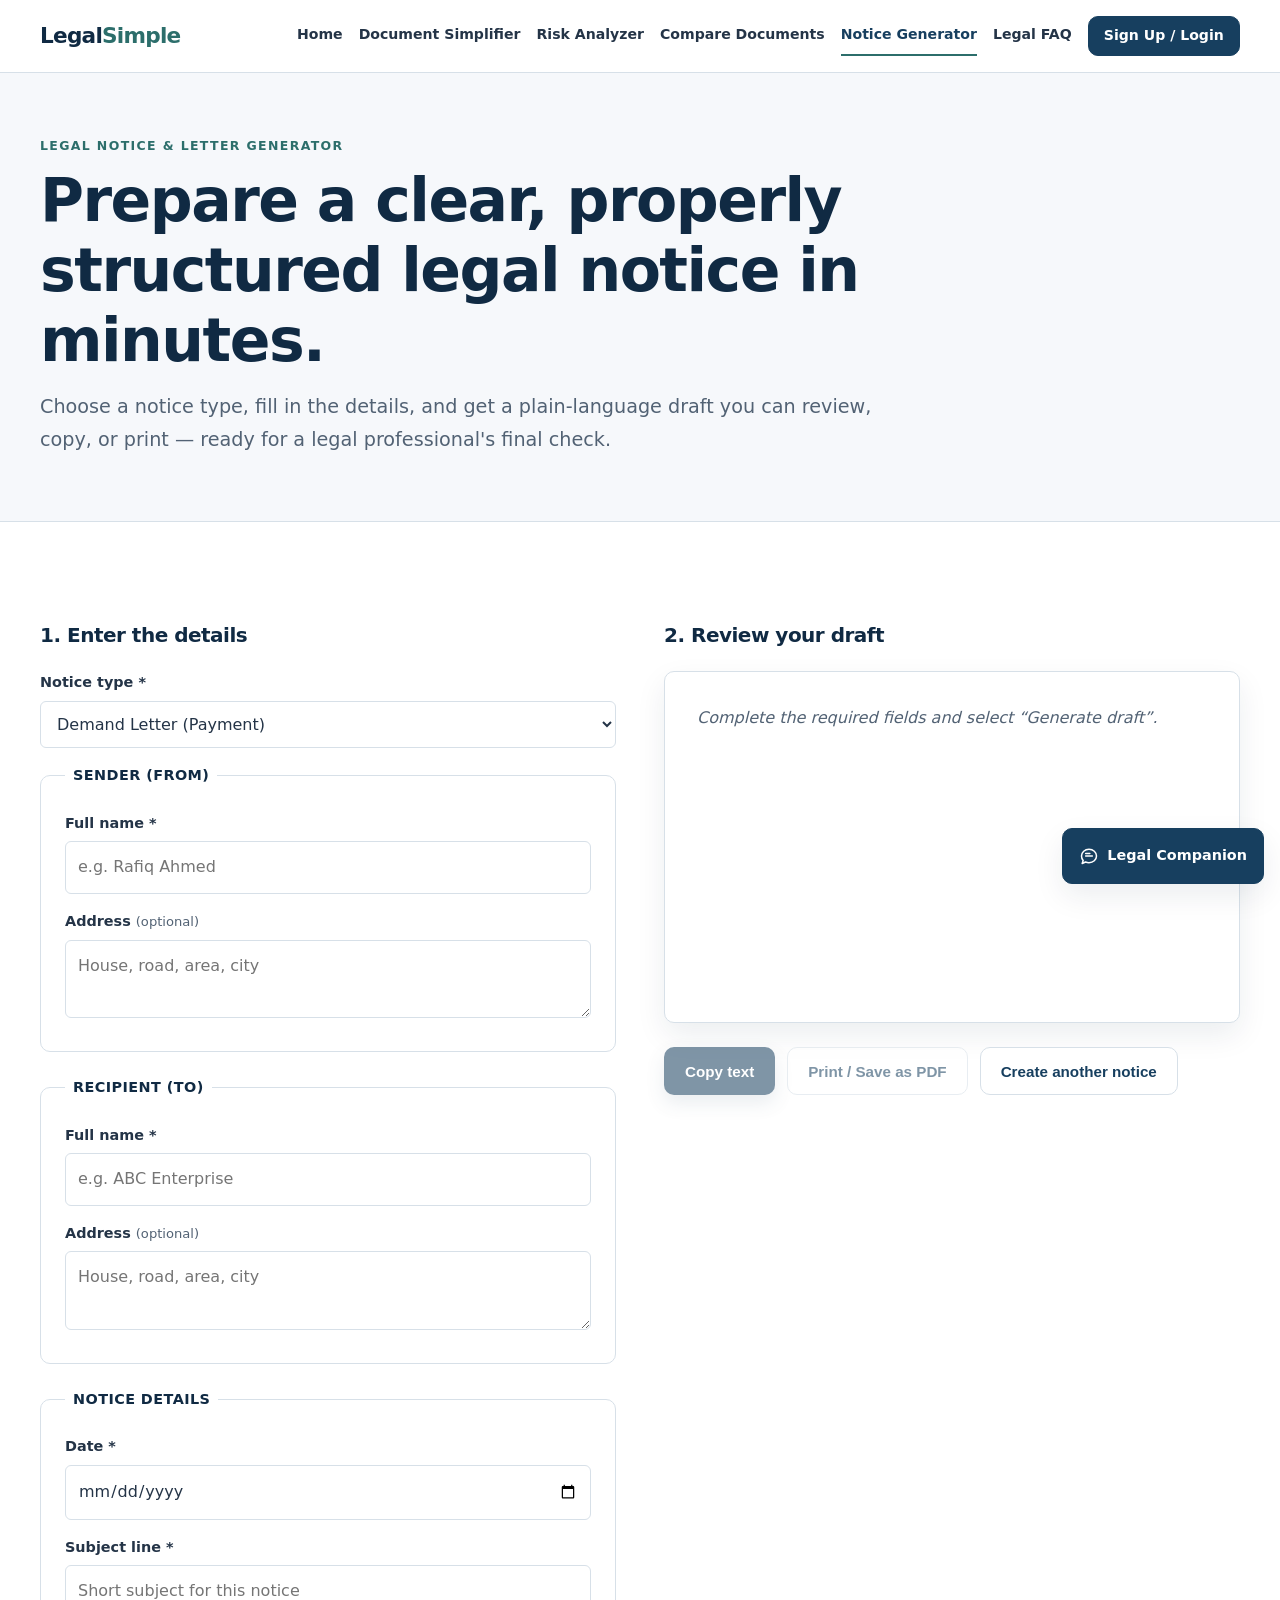
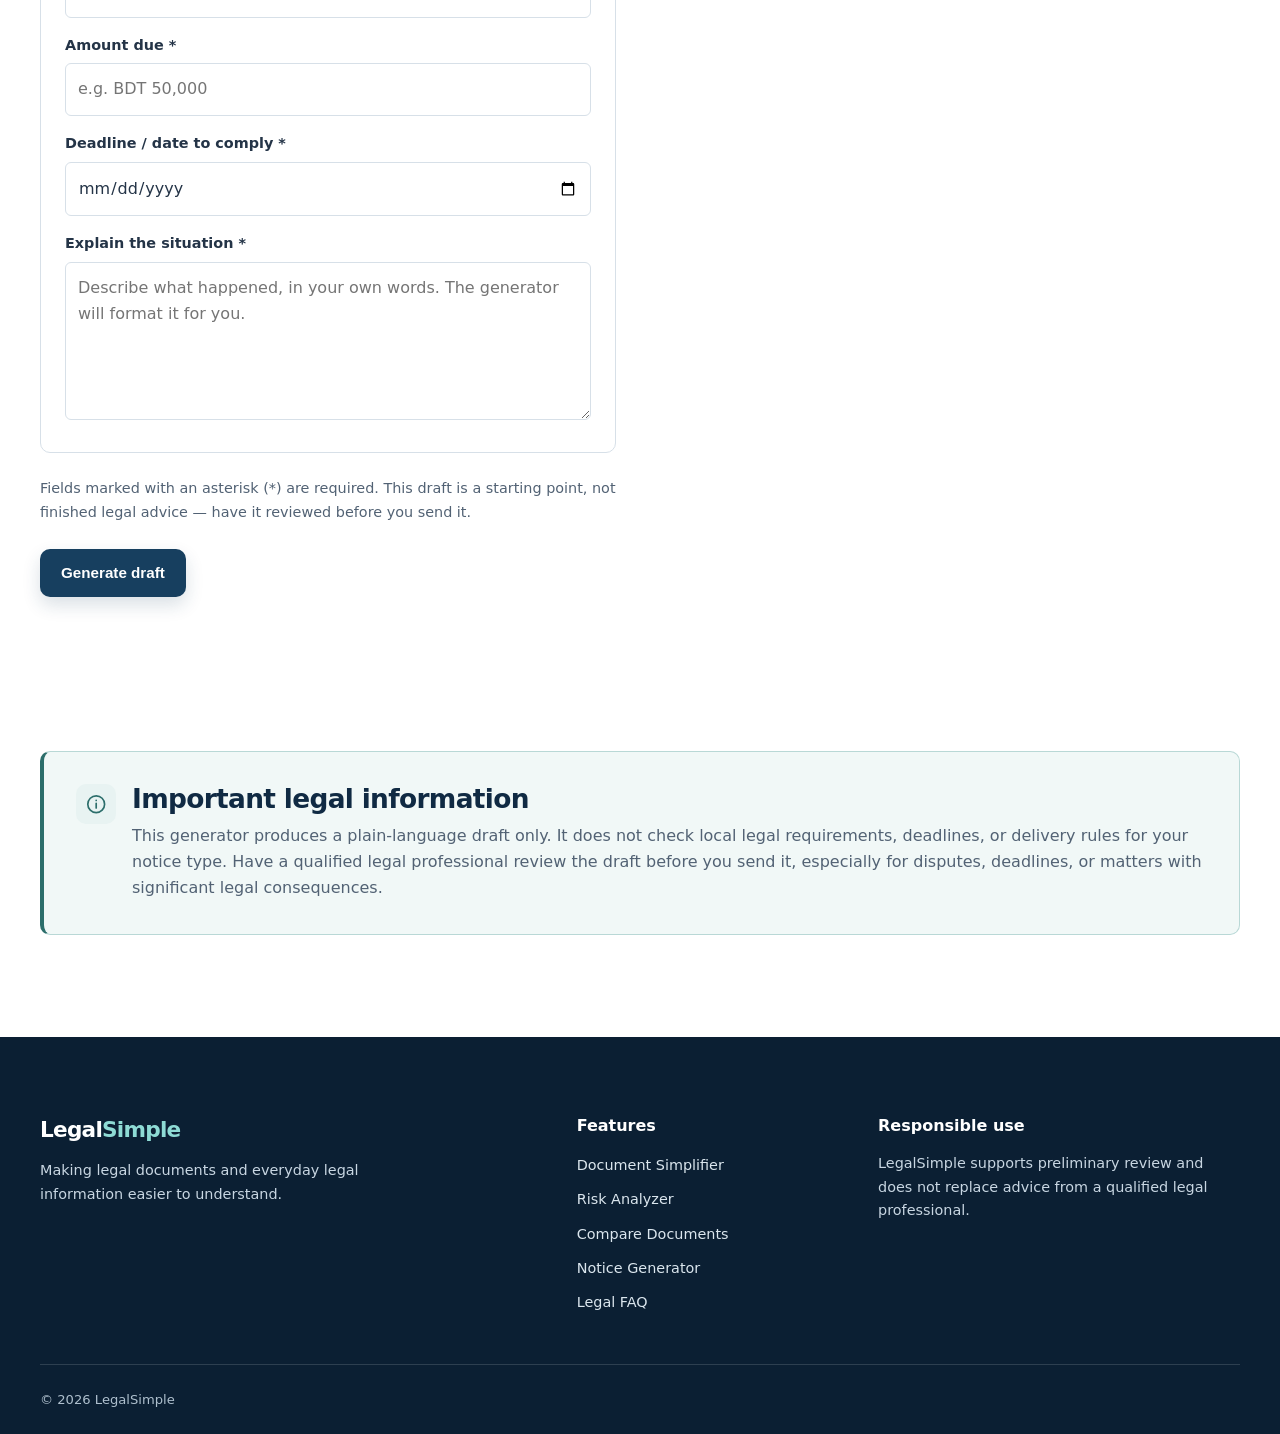
<file: frontend/notice-generator.html>
<!DOCTYPE html>
<html lang="en">
<head>
    <meta charset="UTF-8">
    <meta name="viewport" content="width=device-width, initial-scale=1.0">

    <meta
        name="description"
        content="Generate common legal notices and letters — demand letters, cease and desist notices, tenancy notices, and reminder letters — in plain language with LegalSimple's Notice Generator."
    >

    <title>Notice Generator | LegalSimple</title>

    <link
        rel="icon"
        href="data:image/svg+xml,%3Csvg xmlns='http://www.w3.org/2000/svg' viewBox='0 0 64 64'%3E%3Crect width='64' height='64' rx='10' fill='%23102A43'/%3E%3Cpath d='M20 17h24M25 17v29M20 46h24' stroke='white' stroke-width='5' stroke-linecap='round'/%3E%3C/svg%3E"
    >

    <link rel="stylesheet" href="styles.css">
    <link rel="stylesheet" href="legal-companion.css">
    <link rel="stylesheet" href="notice-generator.css">
    <!-- MEMBER 3 CHANGE: Updates the header using the authenticated user. -->
    <script src="auth-state.js" defer></script>
    <script src="legal-companion.js" defer></script>
</head>

<body class="notice-generator-page">
    <a class="skip-link" href="#main-content">Skip to main content</a>

    <!-- Header -->
    <header class="site-header">
        <div class="container header-inner">
            <a class="brand" href="index.html" aria-label="LegalSimple home">
                Legal<span>Simple</span>
            </a>

            <nav class="primary-navigation" aria-label="Primary navigation">
                <ul class="nav-list">
                    <li><a class="nav-link" href="index.html">Home</a></li>
                    <li><a class="nav-link" href="document-simplifier.html">Document Simplifier</a></li>
                    <li><a class="nav-link" href="RiskAnalyzer_LegalSimple.html">Risk Analyzer</a></li>
                    <li><a class="nav-link" href="document-comparison.html">Compare Documents</a></li>
                    <li><a class="nav-link" href="notice-generator.html" aria-current="page">Notice Generator</a></li>
                    <li><a class="nav-link" href="faq.html">Legal FAQ</a></li>
                    <li><a class="nav-link nav-link--button" href="auth.html">Sign Up / Login</a></li>
                </ul>
            </nav>
        </div>
    </header>

    <main id="main-content">
        <!-- Hero -->
        <section class="tool-hero" aria-labelledby="hero-heading">
            <div class="container tool-hero__content">
                <p class="eyebrow">Legal Notice &amp; Letter Generator</p>

                <h1 id="hero-heading">
                    Prepare a clear, properly structured legal notice in minutes.
                </h1>

                <p class="hero-description">
                    Choose a notice type, fill in the details, and get a
                    plain-language draft you can review, copy, or print — ready
                    for a legal professional's final check.
                </p>
            </div>
        </section>

        <!-- Generator -->
        <section
            class="section generator-section"
            aria-labelledby="generator-heading"
        >
            <div class="container generator-layout">

                <!--
                    
                    Added novalidate because validation is now controlled by
                    notice-generator.js. The JavaScript still uses the browser's
                    checkValidity() and reportValidity() functionality.
                -->
                <form
                    class="generator-form"
                    id="notice-form"
                    aria-labelledby="generator-heading"
                    novalidate
                >
                    <h2 id="generator-heading">1. Enter the details</h2>

                    <div class="form-field">
                        <label for="notice-type">
                            Notice type
                            <span aria-hidden="true">*</span>
                        </label>

                        <!-- Notice type is required. -->
                        <select
                            id="notice-type"
                            name="notice-type"
                            required
                        >
                            <option value="demand" selected>
                                Demand Letter (Payment)
                            </option>

                            <option value="cease">
                                Cease and Desist Notice
                            </option>

                            <option value="vacate">
                                Notice to Vacate / End Tenancy
                            </option>

                            <option value="reminder">
                                Legal Reminder Notice
                            </option>

                            <option value="general">
                                General Legal Notice
                            </option>
                        </select>
                    </div>

                    <fieldset class="form-fieldset">
                        <legend>Sender (from)</legend>

                        <div class="form-field">
                            <label for="sender-name">
                                Full name
                                <span aria-hidden="true">*</span>
                            </label>

                            <!-- Sender name is required. -->
                            <input
                                type="text"
                                id="sender-name"
                                name="sender-name"
                                placeholder="e.g. Rafiq Ahmed"
                                autocomplete="name"
                                required
                            >
                        </div>

                        <div class="form-field">
                            <label for="sender-address">
                                Address
                                <span class="optional-label">(optional)</span>
                            </label>

                            <textarea
                                id="sender-address"
                                name="sender-address"
                                rows="2"
                                placeholder="House, road, area, city"
                                autocomplete="street-address"
                            ></textarea>
                        </div>
                    </fieldset>

                    <fieldset class="form-fieldset">
                        <legend>Recipient (to)</legend>

                        <div class="form-field">
                            <label for="recipient-name">
                                Full name
                                <span aria-hidden="true">*</span>
                            </label>

                            <!-- Recipient name is required. -->
                            <input
                                type="text"
                                id="recipient-name"
                                name="recipient-name"
                                placeholder="e.g. ABC Enterprise"
                                required
                            >
                        </div>

                        <div class="form-field">
                            <label for="recipient-address">
                                Address
                                <span class="optional-label">(optional)</span>
                            </label>

                            <textarea
                                id="recipient-address"
                                name="recipient-address"
                                rows="2"
                                placeholder="House, road, area, city"
                            ></textarea>
                        </div>
                    </fieldset>

                    <fieldset class="form-fieldset">
                        <legend>Notice details</legend>

                        <div class="form-field">
                            <label for="notice-date">
                                Date
                                <span aria-hidden="true">*</span>
                            </label>

                            <!-- Notice date is required. -->
                            <input
                                type="date"
                                id="notice-date"
                                name="notice-date"
                                required
                            >
                        </div>

                        <div class="form-field">
                            <label for="notice-subject">
                                Subject line
                                <span aria-hidden="true">*</span>
                            </label>

                            <!-- Subject is required. -->
                            <input
                                type="text"
                                id="notice-subject"
                                name="notice-subject"
                                placeholder="Short subject for this notice"
                                required
                            >
                        </div>

                        <!-- Type-specific field: Demand Letter only -->
                        <div
                            class="form-field type-field"
                            data-type="demand"
                        >
                            <label for="amount-due">
                                Amount due
                                <span aria-hidden="true">*</span>
                            </label>

                            <!--
                                
                                JavaScript makes this required only when the
                                Demand Letter type is selected.
                            -->
                            <input
                                type="text"
                                id="amount-due"
                                name="amount-due"
                                placeholder="e.g. BDT 50,000"
                            >
                        </div>

                        <!-- Type-specific field: Demand Letter or Notice to Vacate -->
                        <div
                            class="form-field type-field"
                            data-type="demand vacate"
                        >
                            <label for="due-date">
                                Deadline / date to comply
                                <span aria-hidden="true">*</span>
                            </label>

                            <!--
                                
                                JavaScript makes this required only for Demand
                                Letters and Notices to Vacate.
                            -->
                            <input
                                type="date"
                                id="due-date"
                                name="due-date"
                            >
                        </div>

                        <div class="form-field">
                            <label for="notice-body">
                                Explain the situation
                                <span aria-hidden="true">*</span>
                            </label>

                            <!-- Description is required. -->
                            <textarea
                                id="notice-body"
                                name="notice-body"
                                rows="5"
                                placeholder="Describe what happened, in your own words. The generator will format it for you."
                                required
                            ></textarea>
                        </div>
                    </fieldset>

                    <p class="form-hint">
                        Fields marked with an asterisk (*) are required. This
                        draft is a starting point, not finished legal advice —
                        have it reviewed before you send it.
                    </p>

                    <!--
                        
                        Added an explicit Generate Draft button. Previously, an
                        incomplete notice was displayed while the user typed.
                    -->
                    <div class="generator-form__actions">
                        <button
                            type="submit"
                            class="button button--primary"
                        >
                            Generate draft
                        </button>
                    </div>

                    <!--
                    
                        Accessible status area for validation and generation
                        messages.
                    -->
                    <p
                        class="form-status"
                        id="form-status"
                        role="status"
                        aria-live="polite"
                        aria-atomic="true"
                    ></p>
                </form>

                <div class="preview-column">
                    <h2>2. Review your draft</h2>

                    <!--
                
                        Added a visible warning after successful draft generation.
                    -->
                    <div
                        class="draft-warning"
                        id="draft-warning"
                        role="note"
                        hidden
                    >
                        <strong>Draft only:</strong>
                        Review all names, dates, facts and requested actions
                        before using or sending this notice.
                    </div>

                    <article
                        class="letter-preview"
                        aria-label="Generated notice draft"
                    >
                        <!--
                            MEMBER 3 CHANGE:
                            tabindex allows JavaScript to focus the generated
                            output for keyboard and screen-reader users.
                        -->
                        <div
                            class="letter-paper"
                            id="letter-output"
                            tabindex="-1"
                        >
                            <p class="letter-placeholder">
                                Complete the required fields and select
                                “Generate draft”.
                            </p>
                        </div>
                    </article>

                    <!--
                        MEMBER 3 CHANGE:
                        Copy and Print are disabled until a valid draft is
                        generated. Added a reset button.
                    -->
                    <div class="preview-actions">
                        <button
                            type="button"
                            class="button button--primary"
                            id="copy-button"
                            disabled
                        >
                            Copy text
                        </button>

                        <button
                            type="button"
                            class="button button--secondary"
                            id="print-button"
                            disabled
                        >
                            Print / Save as PDF
                        </button>

                        <button
                            type="button"
                            class="button button--secondary"
                            id="reset-button"
                            hidden
                        >
                            Create another notice
                        </button>
                    </div>

                    <p
                        class="copy-status"
                        id="copy-status"
                        role="status"
                        aria-live="polite"
                        aria-atomic="true"
                    ></p>
                </div>
            </div>
        </section>

        <!-- Responsible-use notice -->
        <section
            class="notice-section"
            aria-labelledby="legal-notice-heading"
        >
            <div class="container">
                <aside class="legal-notice">
                    <div class="notice-icon" aria-hidden="true">
                        <svg viewBox="0 0 24 24" focusable="false">
                            <circle cx="12" cy="12" r="9"></circle>
                            <path d="M12 11v5M12 8h.01"></path>
                        </svg>
                    </div>

                    <div>
                        <h2 id="legal-notice-heading">
                            Important legal information
                        </h2>

                        <p>
                            This generator produces a plain-language draft only.
                            It does not check local legal requirements, deadlines,
                            or delivery rules for your notice type. Have a
                            qualified legal professional review the draft before
                            you send it, especially for disputes, deadlines, or
                            matters with significant legal consequences.
                        </p>
                    </div>
                </aside>
            </div>
        </section>
    </main>

    <!-- Footer -->
    <footer class="site-footer">
        <div class="container footer-grid">
            <div class="footer-about">
                <a class="brand brand--footer" href="index.html">
                    Legal<span>Simple</span>
                </a>

                <p>
                    Making legal documents and everyday legal information easier
                    to understand.
                </p>
            </div>

            <nav
                class="footer-navigation"
                aria-label="Footer feature navigation"
            >
                <h2>Features</h2>

                <ul>
                    <li><a href="document-simplifier.html">Document Simplifier</a></li>
                    <li><a href="RiskAnalyzer_LegalSimple.html">Risk Analyzer</a></li>
                    <li><a href="document-comparison.html">Compare Documents</a></li>
                    <li><a href="notice-generator.html">Notice Generator</a></li>
                    <li><a href="faq.html">Legal FAQ</a></li>
                </ul>
            </nav>

            <div class="footer-disclaimer">
                <h2>Responsible use</h2>

                <p>
                    LegalSimple supports preliminary review and does not replace
                    advice from a qualified legal professional.
                </p>
            </div>
        </div>

        <div class="container footer-bottom">
            <p>© 2026 LegalSimple</p>
        </div>
    </footer>

    <script src="notice-generator.js"></script>
</body>
</html>
</file>
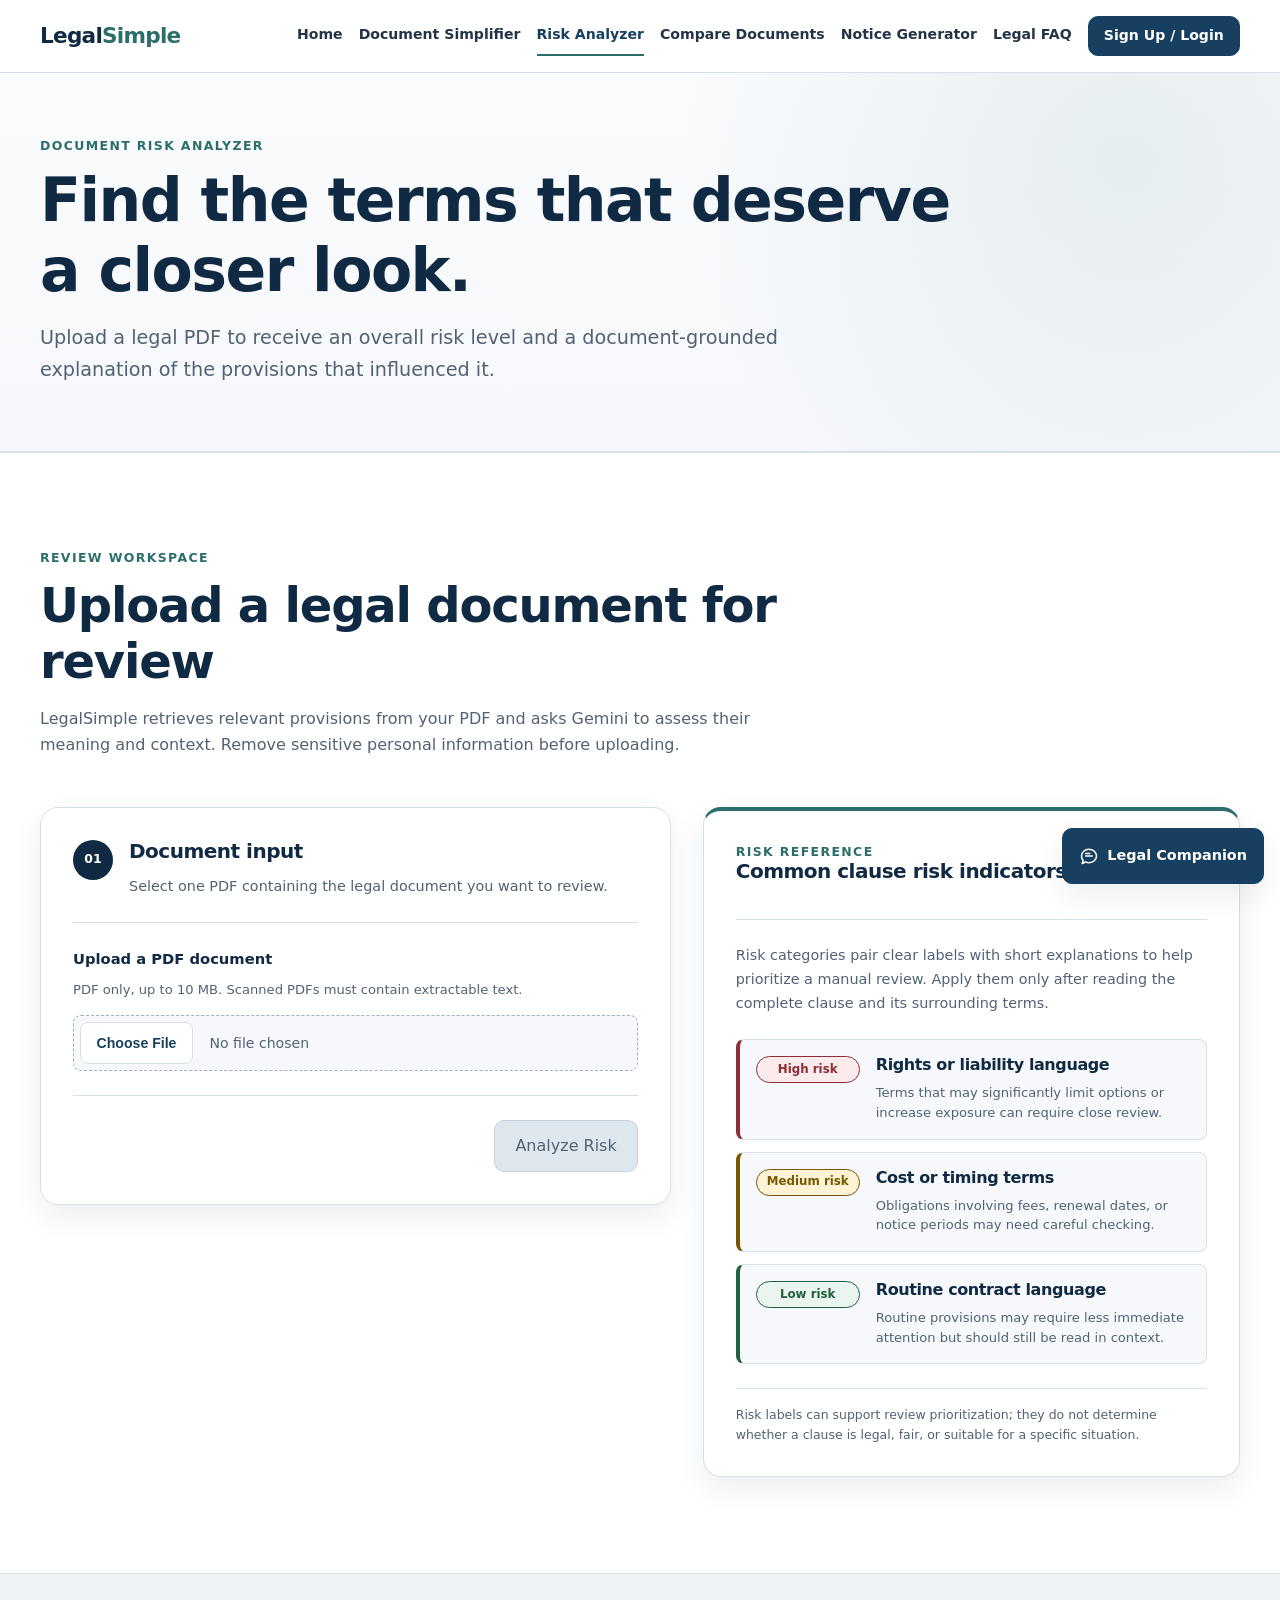
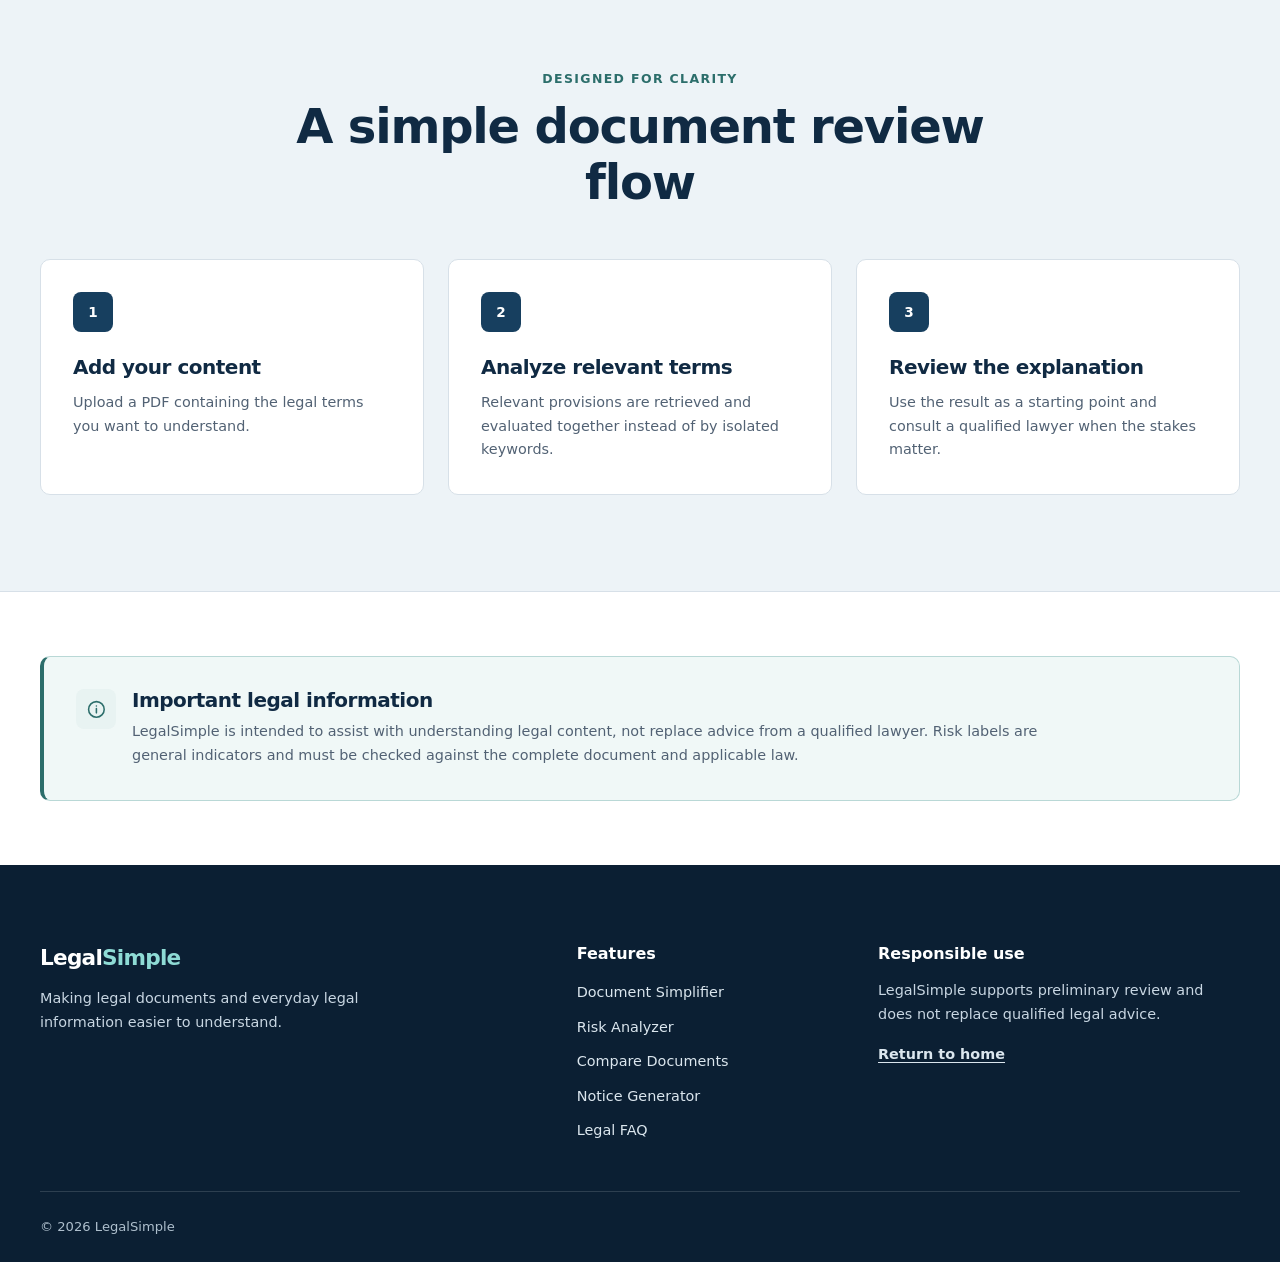
<file: frontend/risk_analyzer.html>
<!DOCTYPE html>
<html lang="en">
<head>
    <meta charset="UTF-8">
    <meta name="viewport" content="width=device-width, initial-scale=1.0">
    <meta
        name="description"
        content="Upload a legal PDF and use LegalSimple to review its overall apparent risk."
    >
    <title>Risk Analyzer | LegalSimple</title>
    <link
        rel="icon"
        href="data:image/svg+xml,%3Csvg xmlns='http://www.w3.org/2000/svg' viewBox='0 0 64 64'%3E%3Crect width='64' height='64' rx='10' fill='%23102A43'/%3E%3Cpath d='M20 17h24M25 17v29M20 46h24' stroke='white' stroke-width='5' stroke-linecap='round'/%3E%3C/svg%3E"
    >
    <link rel="stylesheet" href="styles.css">
    <link rel="stylesheet" href="legal-companion.css">
    <link rel="stylesheet" href="risk-analyzer.css">
    <!-- MEMBER 3 CHANGE: Updates the header using the authenticated user. -->
    <script src="auth-state.js" defer></script>
    <script src="legal-companion.js" defer></script>
    <script src="risk-analyzer.js" defer></script>
</head>
<body class="risk-analyzer-page">
    <a class="skip-link" href="#main-content">Skip to main content</a>

    <header class="site-header">
        <div class="container header-inner">
            <a class="brand" href="index.html" aria-label="LegalSimple home">
                Legal<span>Simple</span>
            </a>

            <nav class="primary-navigation" aria-label="Primary navigation">
                <ul class="nav-list">
                    <li><a class="nav-link" href="index.html">Home</a></li>
                    <li><a class="nav-link" href="document-simplifier.html">Document Simplifier</a></li>
                    <li>
                        <a class="nav-link" href="risk_analyzer.html" aria-current="page">
                            Risk Analyzer
                        </a>
                    </li>
                    <li><a class="nav-link" href="document-comparison.html">Compare Documents</a></li>
                    <li><a class="nav-link" href="notice-generator.html">Notice Generator</a></li>
                    <li><a class="nav-link" href="faq.html">Legal FAQ</a></li>
                    <li><a class="nav-link nav-link--button" href="auth.html">Sign Up / Login</a></li>
                </ul>
            </nav>
        </div>
    </header>

    <main id="main-content">
        <section class="tool-hero" aria-labelledby="risk-page-heading">
            <div class="container tool-hero__content">
                <p class="eyebrow">Document Risk Analyzer</p>
                <h1 id="risk-page-heading">Find the terms that deserve a closer look.</h1>
                <p class="hero-description">
                    Upload a legal PDF to receive an overall risk level and a document-grounded explanation of the
                    provisions that influenced it.
                </p>
            </div>
        </section>

        <section class="risk-workspace-section" aria-labelledby="workspace-heading">
            <div class="container">
                <div class="section-heading">
                    <p class="eyebrow">Review workspace</p>
                    <h2 id="workspace-heading">Upload a legal document for review</h2>
                    <p>
                        LegalSimple retrieves relevant provisions from your PDF and asks Gemini to assess their
                        meaning and context. Remove sensitive personal information before uploading.
                    </p>
                </div>

                <div class="risk-workspace">
                    <form id="risk-analyzer-form" class="risk-input-panel" aria-labelledby="input-panel-heading" novalidate>
                        <div class="panel-heading">
                            <span class="panel-step" aria-hidden="true">01</span>
                            <div>
                                <h3 id="input-panel-heading">Document input</h3>
                                <p>Select one PDF containing the legal document you want to review.</p>
                            </div>
                        </div>

                        <div class="risk-field">
                            <label for="document-upload">Upload a PDF document</label>
                            <p id="upload-help" class="field-help">
                                PDF only, up to 10 MB. Scanned PDFs must contain extractable text.
                            </p>
                            <input
                                class="risk-file-input"
                                type="file"
                                id="document-upload"
                                name="file"
                                accept=".pdf,application/pdf"
                                aria-describedby="upload-help upload-error"
                                required
                            >
                        </div>

                        <p class="risk-upload-error" id="upload-error" role="alert" aria-live="assertive" tabindex="-1"></p>

                        <div class="risk-form-footer">
                            <p class="risk-processing-status" id="risk-processing-status" role="status" aria-live="polite" hidden>
                                <span class="risk-spinner" aria-hidden="true"></span>
                                Processing the PDF and analyzing relevant provisions...
                            </p>
                            <button class="button button--primary" id="analyze-risk-button" type="submit" disabled>
                                Analyze Risk
                            </button>
                        </div>
                    </form>

                    <article class="risk-preview-panel" aria-labelledby="preview-heading">
                        <div class="preview-heading">
                            <div>
                                <p class="preview-kicker">Risk reference</p>
                                <h3 id="preview-heading">Common clause risk indicators</h3>
                            </div>
                            <span class="preview-badge">Review guide</span>
                        </div>

                        <p class="preview-introduction">
                            Risk categories pair clear labels with short explanations to help prioritize a manual
                            review. Apply them only after reading the complete clause and its surrounding terms.
                        </p>

                        <div class="risk-preview-list">
                            <article class="risk-preview-item risk-preview-item--high">
                                <span class="risk-level risk-level--high">High risk</span>
                                <div>
                                    <h4>Rights or liability language</h4>
                                    <p>Terms that may significantly limit options or increase exposure can require close review.</p>
                                </div>
                            </article>

                            <article class="risk-preview-item risk-preview-item--medium">
                                <span class="risk-level risk-level--medium">Medium risk</span>
                                <div>
                                    <h4>Cost or timing terms</h4>
                                    <p>Obligations involving fees, renewal dates, or notice periods may need careful checking.</p>
                                </div>
                            </article>

                            <article class="risk-preview-item risk-preview-item--low">
                                <span class="risk-level risk-level--low">Low risk</span>
                                <div>
                                    <h4>Routine contract language</h4>
                                    <p>Routine provisions may require less immediate attention but should still be read in context.</p>
                                </div>
                            </article>
                        </div>

                        <p class="preview-footnote">
                            Risk labels can support review prioritization; they do not determine whether a clause is
                            legal, fair, or suitable for a specific situation.
                        </p>
                    </article>
                </div>

                <section class="risk-result" id="risk-result" aria-labelledby="risk-result-heading" hidden>
                    <div class="risk-result__header">
                        <div>
                            <p class="eyebrow">Generated result</p>
                            <h2 id="risk-result-heading" tabindex="-1">Document risk analysis</h2>
                            <p class="risk-result__filename">
                                Analyzed file: <strong id="risk-result-filename"></strong>
                            </p>
                        </div>
                        <span class="preview-badge">AI-assisted review</span>
                    </div>

                    <div class="risk-result__body" id="risk-result-card" data-risk-level="low">
                        <p class="risk-result__label">Risk Level</p>
                        <p class="risk-result__level" id="risk-result-level"></p>
                        <h3>Why this risk level was assigned</h3>
                        <p class="risk-result__explanation" id="risk-result-explanation"></p>
                        <p class="risk-result__sources" id="risk-result-sources"></p>
                    </div>

                    <button class="button button--outline" id="analyze-another-button" type="button">
                        Analyze Another Document
                    </button>
                </section>
                <p class="risk-announcer" id="risk-announcer" role="status" aria-live="polite"></p>
            </div>
        </section>

        <section class="risk-guidance-section" aria-labelledby="guidance-heading">
            <div class="container">
                <div class="section-heading section-heading--centered">
                    <p class="eyebrow">Designed for clarity</p>
                    <h2 id="guidance-heading">A simple document review flow</h2>
                </div>

                <ol class="guidance-grid">
                    <li>
                        <span class="guidance-number">1</span>
                        <h3>Add your content</h3>
                        <p>Upload a PDF containing the legal terms you want to understand.</p>
                    </li>
                    <li>
                        <span class="guidance-number">2</span>
                        <h3>Analyze relevant terms</h3>
                        <p>Relevant provisions are retrieved and evaluated together instead of by isolated keywords.</p>
                    </li>
                    <li>
                        <span class="guidance-number">3</span>
                        <h3>Review the explanation</h3>
                        <p>Use the result as a starting point and consult a qualified lawyer when the stakes matter.</p>
                    </li>
                </ol>
            </div>
        </section>

        <section class="risk-disclaimer-section" aria-labelledby="disclaimer-heading">
            <div class="container">
                <aside class="risk-disclaimer">
                    <div class="disclaimer-icon" aria-hidden="true">
                        <svg viewBox="0 0 24 24" focusable="false">
                            <circle cx="12" cy="12" r="9"></circle>
                            <path d="M12 11v5M12 8h.01"></path>
                        </svg>
                    </div>
                    <div>
                        <h2 id="disclaimer-heading">Important legal information</h2>
                        <p>
                            LegalSimple is intended to assist with understanding legal content, not replace advice
                            from a qualified lawyer. Risk labels are general indicators and must be checked against
                            the complete document and applicable law.
                        </p>
                    </div>
                </aside>
            </div>
        </section>
    </main>

    <footer class="site-footer">
        <div class="container footer-grid">
            <div class="footer-about">
                <a class="brand brand--footer" href="index.html">Legal<span>Simple</span></a>
                <p>Making legal documents and everyday legal information easier to understand.</p>
            </div>

            <nav class="footer-navigation" aria-label="Footer feature navigation">
                <h2>Features</h2>
                <ul>
                    <li><a href="document-simplifier.html">Document Simplifier</a></li>
                    <li><a href="risk_analyzer.html" aria-current="page">Risk Analyzer</a></li>
                    <li><a href="document-comparison.html">Compare Documents</a></li>
                    <li><a href="notice-generator.html">Notice Generator</a></li>
                    <li><a href="faq.html">Legal FAQ</a></li>
                </ul>
            </nav>

            <div class="footer-disclaimer">
                <h2>Responsible use</h2>
                <p>LegalSimple supports preliminary review and does not replace qualified legal advice.</p>
                <a class="footer-home-link" href="index.html">Return to home</a>
            </div>
        </div>

        <div class="container footer-bottom">
            <p>&copy; 2026 LegalSimple</p>
        </div>
    </footer>
</body>
</html>
</file>
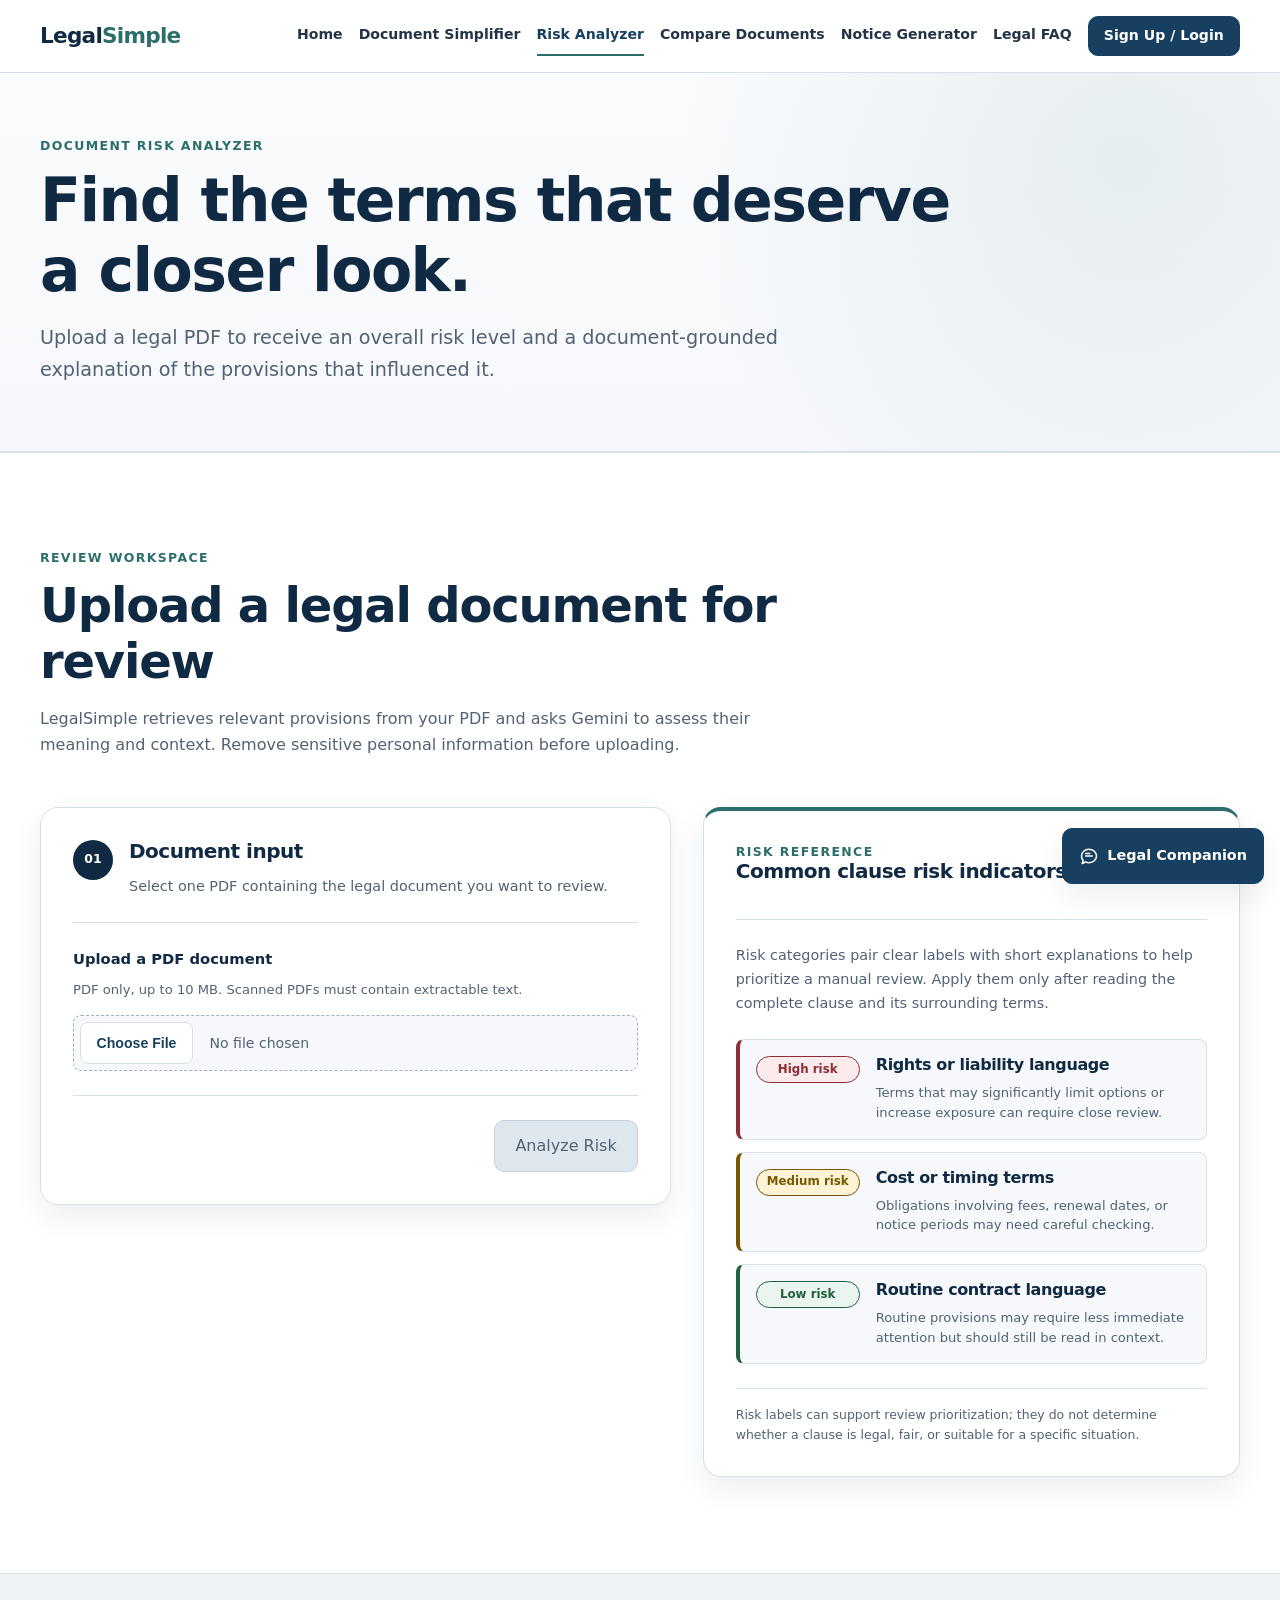
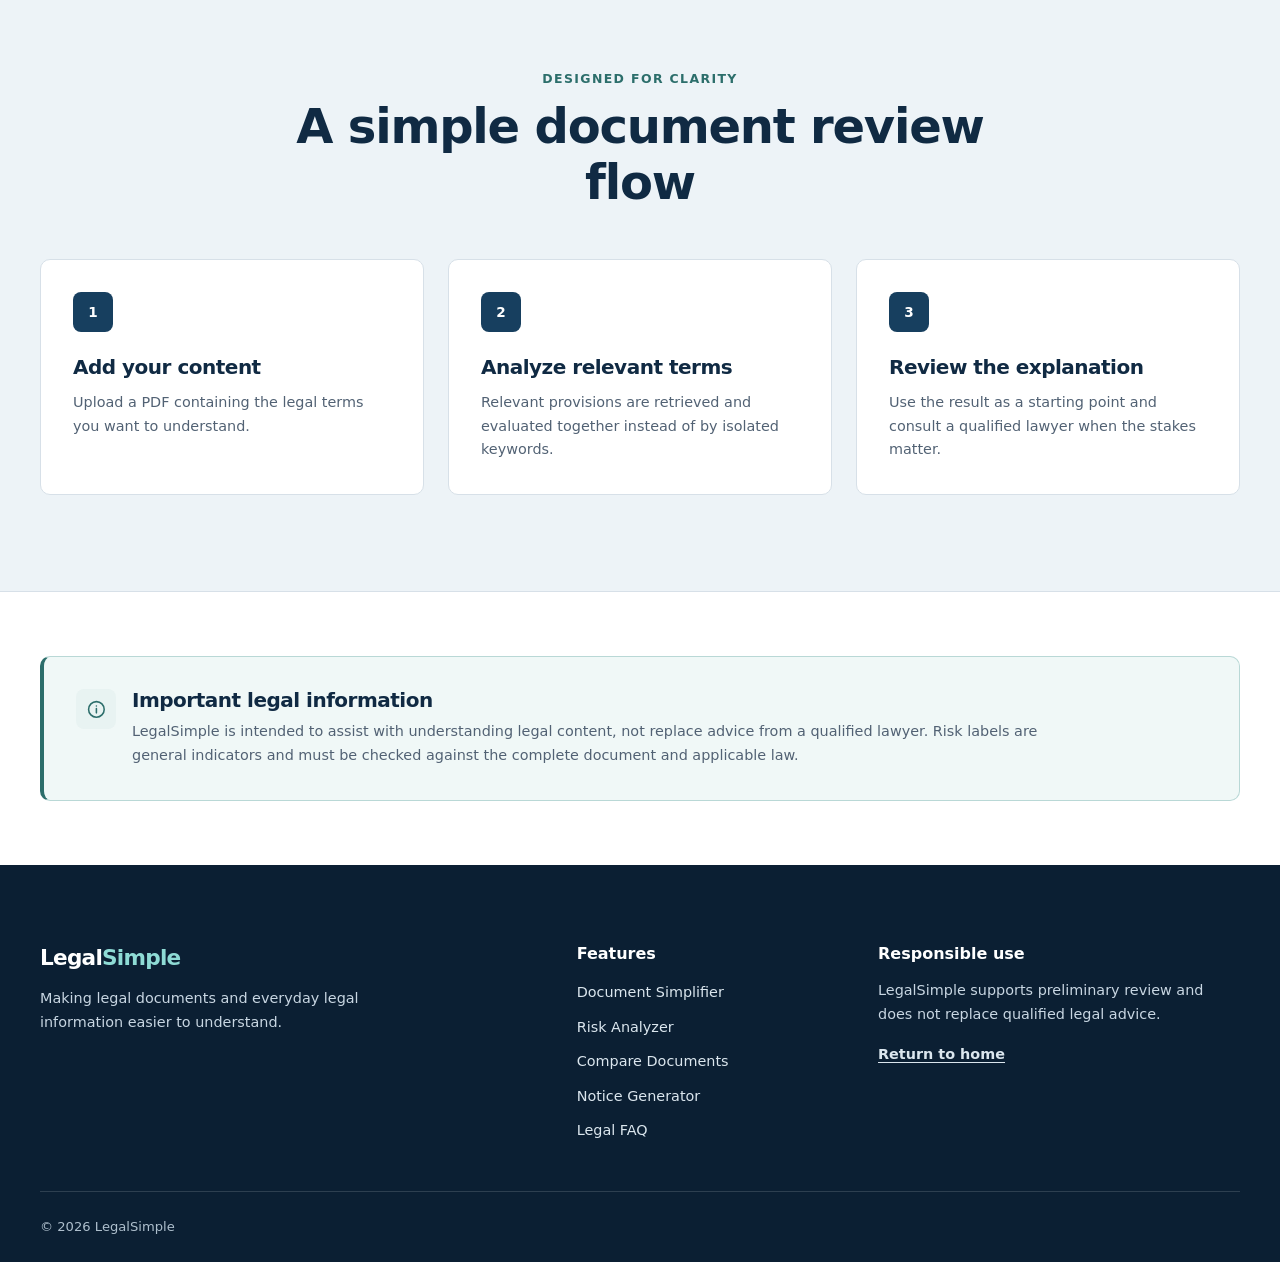
<file: frontend/RiskAnalyzer_LegalSimple.html>
<!DOCTYPE html>
<html lang="en">
<head>
    <meta charset="UTF-8">
    <meta name="viewport" content="width=device-width, initial-scale=1.0">
    <meta
        name="description"
        content="Upload a legal PDF and use LegalSimple to review its overall apparent risk."
    >
    <title>Risk Analyzer | LegalSimple</title>
    <link
        rel="icon"
        href="data:image/svg+xml,%3Csvg xmlns='http://www.w3.org/2000/svg' viewBox='0 0 64 64'%3E%3Crect width='64' height='64' rx='10' fill='%23102A43'/%3E%3Cpath d='M20 17h24M25 17v29M20 46h24' stroke='white' stroke-width='5' stroke-linecap='round'/%3E%3C/svg%3E"
    >
    <link rel="stylesheet" href="styles.css">
    <link rel="stylesheet" href="legal-companion.css">
    <link rel="stylesheet" href="risk-analyzer.css">
    <script src="legal-companion.js" defer></script>
    <script src="risk-analyzer.js" defer></script>
</head>
<body class="risk-analyzer-page">
    <a class="skip-link" href="#main-content">Skip to main content</a>

    <header class="site-header">
        <div class="container header-inner">
            <a class="brand" href="index.html" aria-label="LegalSimple home">
                Legal<span>Simple</span>
            </a>

            <nav class="primary-navigation" aria-label="Primary navigation">
                <ul class="nav-list">
                    <li><a class="nav-link" href="index.html">Home</a></li>
                    <li><a class="nav-link" href="document-simplifier.html">Document Simplifier</a></li>
                    <li>
                        <a class="nav-link" href="RiskAnalyzer_LegalSimple.html" aria-current="page">
                            Risk Analyzer
                        </a>
                    </li>
                    <li><a class="nav-link" href="document-comparison.html">Compare Documents</a></li>
                    <li><a class="nav-link" href="notice-generator.html">Notice Generator</a></li>
                    <li><a class="nav-link" href="faq.html">Legal FAQ</a></li>
                    <li><a class="nav-link nav-link--button" href="auth.html">Sign Up / Login</a></li>
                </ul>
            </nav>
        </div>
    </header>

    <main id="main-content">
        <section class="tool-hero" aria-labelledby="risk-page-heading">
            <div class="container tool-hero__content">
                <p class="eyebrow">Document Risk Analyzer</p>
                <h1 id="risk-page-heading">Find the terms that deserve a closer look.</h1>
                <p class="hero-description">
                    Upload a legal PDF to receive an overall risk level and a document-grounded explanation of the
                    provisions that influenced it.
                </p>
            </div>
        </section>

        <section class="risk-workspace-section" aria-labelledby="workspace-heading">
            <div class="container">
                <div class="section-heading">
                    <p class="eyebrow">Review workspace</p>
                    <h2 id="workspace-heading">Upload a legal document for review</h2>
                    <p>
                        LegalSimple retrieves relevant provisions from your PDF and asks Gemini to assess their
                        meaning and context. Remove sensitive personal information before uploading.
                    </p>
                </div>

                <div class="risk-workspace">
                    <form id="risk-analyzer-form" class="risk-input-panel" aria-labelledby="input-panel-heading" novalidate>
                        <div class="panel-heading">
                            <span class="panel-step" aria-hidden="true">01</span>
                            <div>
                                <h3 id="input-panel-heading">Document input</h3>
                                <p>Select one PDF containing the legal document you want to review.</p>
                            </div>
                        </div>

                        <div class="risk-field">
                            <label for="document-upload">Upload a PDF document</label>
                            <p id="upload-help" class="field-help">
                                PDF only, up to 10 MB. Scanned PDFs must contain extractable text.
                            </p>
                            <input
                                class="risk-file-input"
                                type="file"
                                id="document-upload"
                                name="file"
                                accept=".pdf,application/pdf"
                                aria-describedby="upload-help upload-error"
                                required
                            >
                        </div>

                        <p class="risk-upload-error" id="upload-error" role="alert" aria-live="assertive" tabindex="-1"></p>

                        <div class="risk-form-footer">
                            <p class="risk-processing-status" id="risk-processing-status" role="status" aria-live="polite" hidden>
                                <span class="risk-spinner" aria-hidden="true"></span>
                                Processing the PDF and analyzing relevant provisions...
                            </p>
                            <button class="button button--primary" id="analyze-risk-button" type="submit" disabled>
                                Analyze Risk
                            </button>
                        </div>
                    </form>

                    <article class="risk-preview-panel" aria-labelledby="preview-heading">
                        <div class="preview-heading">
                            <div>
                                <p class="preview-kicker">Risk reference</p>
                                <h3 id="preview-heading">Common clause risk indicators</h3>
                            </div>
                            <span class="preview-badge">Review guide</span>
                        </div>

                        <p class="preview-introduction">
                            Risk categories pair clear labels with short explanations to help prioritize a manual
                            review. Apply them only after reading the complete clause and its surrounding terms.
                        </p>

                        <div class="risk-preview-list">
                            <article class="risk-preview-item risk-preview-item--high">
                                <span class="risk-level risk-level--high">High risk</span>
                                <div>
                                    <h4>Rights or liability language</h4>
                                    <p>Terms that may significantly limit options or increase exposure can require close review.</p>
                                </div>
                            </article>

                            <article class="risk-preview-item risk-preview-item--medium">
                                <span class="risk-level risk-level--medium">Medium risk</span>
                                <div>
                                    <h4>Cost or timing terms</h4>
                                    <p>Obligations involving fees, renewal dates, or notice periods may need careful checking.</p>
                                </div>
                            </article>

                            <article class="risk-preview-item risk-preview-item--low">
                                <span class="risk-level risk-level--low">Low risk</span>
                                <div>
                                    <h4>Routine contract language</h4>
                                    <p>Routine provisions may require less immediate attention but should still be read in context.</p>
                                </div>
                            </article>
                        </div>

                        <p class="preview-footnote">
                            Risk labels can support review prioritization; they do not determine whether a clause is
                            legal, fair, or suitable for a specific situation.
                        </p>
                    </article>
                </div>

                <section class="risk-result" id="risk-result" aria-labelledby="risk-result-heading" hidden>
                    <div class="risk-result__header">
                        <div>
                            <p class="eyebrow">Generated result</p>
                            <h2 id="risk-result-heading" tabindex="-1">Document risk analysis</h2>
                            <p class="risk-result__filename">
                                Analyzed file: <strong id="risk-result-filename"></strong>
                            </p>
                        </div>
                        <span class="preview-badge">AI-assisted review</span>
                    </div>

                    <div class="risk-result__body" id="risk-result-card" data-risk-level="low">
                        <p class="risk-result__label">Risk Level</p>
                        <p class="risk-result__level" id="risk-result-level"></p>
                        <h3>Why this risk level was assigned</h3>
                        <p class="risk-result__explanation" id="risk-result-explanation"></p>
                        <p class="risk-result__sources" id="risk-result-sources"></p>
                    </div>

                    <button class="button button--outline" id="analyze-another-button" type="button">
                        Analyze Another Document
                    </button>
                </section>
                <p class="risk-announcer" id="risk-announcer" role="status" aria-live="polite"></p>
            </div>
        </section>

        <section class="risk-guidance-section" aria-labelledby="guidance-heading">
            <div class="container">
                <div class="section-heading section-heading--centered">
                    <p class="eyebrow">Designed for clarity</p>
                    <h2 id="guidance-heading">A simple document review flow</h2>
                </div>

                <ol class="guidance-grid">
                    <li>
                        <span class="guidance-number">1</span>
                        <h3>Add your content</h3>
                        <p>Upload a PDF containing the legal terms you want to understand.</p>
                    </li>
                    <li>
                        <span class="guidance-number">2</span>
                        <h3>Analyze relevant terms</h3>
                        <p>Relevant provisions are retrieved and evaluated together instead of by isolated keywords.</p>
                    </li>
                    <li>
                        <span class="guidance-number">3</span>
                        <h3>Review the explanation</h3>
                        <p>Use the result as a starting point and consult a qualified lawyer when the stakes matter.</p>
                    </li>
                </ol>
            </div>
        </section>

        <section class="risk-disclaimer-section" aria-labelledby="disclaimer-heading">
            <div class="container">
                <aside class="risk-disclaimer">
                    <div class="disclaimer-icon" aria-hidden="true">
                        <svg viewBox="0 0 24 24" focusable="false">
                            <circle cx="12" cy="12" r="9"></circle>
                            <path d="M12 11v5M12 8h.01"></path>
                        </svg>
                    </div>
                    <div>
                        <h2 id="disclaimer-heading">Important legal information</h2>
                        <p>
                            LegalSimple is intended to assist with understanding legal content, not replace advice
                            from a qualified lawyer. Risk labels are general indicators and must be checked against
                            the complete document and applicable law.
                        </p>
                    </div>
                </aside>
            </div>
        </section>
    </main>

    <footer class="site-footer">
        <div class="container footer-grid">
            <div class="footer-about">
                <a class="brand brand--footer" href="index.html">Legal<span>Simple</span></a>
                <p>Making legal documents and everyday legal information easier to understand.</p>
            </div>

            <nav class="footer-navigation" aria-label="Footer feature navigation">
                <h2>Features</h2>
                <ul>
                    <li><a href="document-simplifier.html">Document Simplifier</a></li>
                    <li><a href="RiskAnalyzer_LegalSimple.html" aria-current="page">Risk Analyzer</a></li>
                    <li><a href="document-comparison.html">Compare Documents</a></li>
                    <li><a href="notice-generator.html">Notice Generator</a></li>
                    <li><a href="faq.html">Legal FAQ</a></li>
                </ul>
            </nav>

            <div class="footer-disclaimer">
                <h2>Responsible use</h2>
                <p>LegalSimple supports preliminary review and does not replace qualified legal advice.</p>
                <a class="footer-home-link" href="index.html">Return to home</a>
            </div>
        </div>

        <div class="container footer-bottom">
            <p>&copy; 2026 LegalSimple</p>
        </div>
    </footer>
</body>
</html>
</file>
<file: frontend/styles.css>
/* Variables */
:root {
    --color-navy-900: #102a43;
    --color-navy-700: #173f5f;
    --color-teal-700: #2c6e6b;
    --color-teal-100: #e8f3f2;
    --color-background: #f6f8fb;
    --color-section: #edf3f7;
    --color-surface: #ffffff;
    --color-text: #243447;
    --color-text-muted: #526274;
    --color-border: #d7e0e8;
    --color-low: #23613e;
    --color-low-background: #e9f5ee;
    --color-medium: #785700;
    --color-medium-background: #fff3d6;
    --color-high: #8a2f36;
    --color-high-background: #fcebec;
    --color-focus: #167a78;
    --color-white: #ffffff;

    --space-2xs: 0.375rem;
    --space-xs: 0.5rem;
    --space-sm: 0.75rem;
    --space-md: 1rem;
    --space-lg: 1.5rem;
    --space-xl: 2rem;
    --space-2xl: 3rem;
    --space-3xl: 4.5rem;

    --radius-control: 8px;
    --radius: 10px;
    --shadow-small: 0 6px 14px rgb(16 42 67 / 8%);
    --shadow-card: 0 12px 30px rgb(16 42 67 / 8%);
    --shadow-card-hover: 0 16px 34px rgb(16 42 67 / 12%);
    --content-width: 1200px;
    --transition: 180ms ease;
}

/* Base styles */
*,
*::before,
*::after {
    box-sizing: border-box;
}

html {
    scroll-behavior: smooth;
    scroll-padding-top: var(--space-lg);
}

body {
    margin: 0;
    background: var(--color-background);
    color: var(--color-text);
    font-family: system-ui, -apple-system, BlinkMacSystemFont, "Segoe UI", sans-serif;
    font-size: 1rem;
    line-height: 1.65;
    text-rendering: optimizeLegibility;
}

main,
section,
article,
header,
footer,
nav,
div {
    min-width: 0;
}

h1,
h2,
h3,
p,
ul,
ol,
dl,
dd {
    margin-top: 0;
}

h1,
h2,
h3 {
    color: var(--color-navy-900);
    font-weight: 750;
    letter-spacing: -0.025em;
    line-height: 1.16;
}

h1 {
    margin-bottom: var(--space-lg);
    font-size: clamp(2.35rem, 8vw, 4.15rem);
}

h2 {
    margin-bottom: var(--space-md);
    font-size: clamp(2rem, 5vw, 3rem);
}

h3 {
    margin-bottom: var(--space-sm);
    font-size: 1.25rem;
}

p {
    margin-bottom: var(--space-md);
}

ul,
ol {
    padding: 0;
}

a {
    color: var(--color-navy-700);
    text-underline-offset: 0.2em;
}

svg {
    display: block;
    max-width: 100%;
}

:focus-visible {
    outline: 3px solid var(--color-focus);
    outline-offset: 3px;
}

.skip-link {
    position: fixed;
    top: var(--space-md);
    left: var(--space-md);
    z-index: 100;
    padding: var(--space-sm) var(--space-md);
    transform: translateY(-200%);
    border-radius: var(--radius);
    background: var(--color-navy-900);
    color: var(--color-white);
    font-weight: 700;
    text-decoration: none;
    transition: transform var(--transition);
}

.skip-link:focus {
    transform: translateY(0);
}

.button {
    display: inline-flex;
    min-height: 48px;
    width: fit-content;
    align-items: center;
    justify-content: center;
    padding: 0.75rem 1.25rem;
    border: 1px solid transparent;
    border-radius: var(--radius);
    font-size: 0.95rem;
    font-weight: 700;
    line-height: 1.25;
    text-align: center;
    text-decoration: none;
    transition:
        background-color var(--transition),
        border-color var(--transition),
        color var(--transition),
        box-shadow var(--transition),
        transform var(--transition);
}

.button:hover {
    transform: translateY(-1px);
}

.button--primary {
    background: var(--color-navy-700);
    color: var(--color-white);
    box-shadow: 0 8px 18px rgba(23, 63, 95, 0.16);
}

.button--primary:hover {
    background: var(--color-navy-900);
    box-shadow: 0 10px 22px rgba(16, 42, 67, 0.2);
}

.button--secondary,
.button--outline {
    border-color: var(--color-border);
    background: var(--color-surface);
    color: var(--color-navy-700);
}

.button--secondary:hover,
.button--outline:hover {
    border-color: var(--color-teal-700);
    background: var(--color-teal-100);
    color: var(--color-navy-900);
}

.button--small {
    min-height: 42px;
    padding: 0.625rem 1rem;
    font-size: 0.9rem;
}

.button--light {
    background: var(--color-white);
    color: var(--color-navy-900);
}

.button--light:hover {
    background: var(--color-teal-100);
    box-shadow: 0 9px 20px rgba(0, 0, 0, 0.16);
}

/* Layout utilities */
.container {
    width: min(calc(100% - 2rem), var(--content-width));
    margin-inline: auto;
}

.section {
    padding-block: clamp(4rem, 8vw, 6.5rem);
}

.section-header {
    max-width: 47rem;
    margin: 0 auto clamp(2rem, 5vw, 3.25rem);
    text-align: center;
}

.section-header--left {
    margin-inline: 0;
    text-align: left;
}

.section-header > p:last-child {
    margin-bottom: 0;
    color: var(--color-text-muted);
    font-size: 1.05rem;
}

.eyebrow {
    margin-bottom: var(--space-sm);
    color: var(--color-teal-700);
    font-size: 0.78rem;
    font-weight: 800;
    letter-spacing: 0.11em;
    line-height: 1.4;
    text-transform: uppercase;
}

/* Header */
.site-header {
    border-bottom: 1px solid var(--color-border);
    background: rgba(255, 255, 255, 0.98);
}

.header-inner {
    display: grid;
    gap: var(--space-sm);
    padding-block: var(--space-md);
}

.brand {
    width: fit-content;
    color: var(--color-navy-900);
    font-size: 1.35rem;
    font-weight: 800;
    letter-spacing: -0.035em;
    line-height: 1.2;
    text-decoration: none;
}

.brand span {
    color: var(--color-teal-700);
}

.primary-navigation {
    width: 100%;
}

.nav-list {
    display: flex;
    flex-wrap: wrap;
    align-items: center;
    gap: var(--space-2xs) var(--space-md);
    margin: 0;
    list-style: none;
}

.nav-link {
    display: inline-flex;
    min-height: 40px;
    align-items: center;
    border-bottom: 2px solid transparent;
    color: var(--color-text);
    font-size: 0.875rem;
    font-weight: 650;
    line-height: 1.25;
    text-decoration: none;
    white-space: nowrap;
    transition:
        border-color var(--transition),
        color var(--transition),
        background-color var(--transition);
}

.nav-link:hover,
.nav-link[aria-current="page"] {
    border-bottom-color: var(--color-teal-700);
    color: var(--color-navy-700);
}

.nav-link--button,
.nav-link--button[aria-current="page"] {
    min-height: 40px;
    padding-inline: 0.95rem;
    border: 1px solid var(--color-navy-700);
    border-radius: var(--radius);
    background: var(--color-navy-700);
    color: var(--color-white);
}

.nav-link--button:hover,
.nav-link--button[aria-current="page"]:hover {
    border-color: var(--color-navy-900);
    background: var(--color-navy-900);
    color: var(--color-white);
}

/* 
   **Authenticated user profile dropdown**
*/

.nav-profile {
    position: relative;
    list-style: none;
}
.nav-user-icon {
    display: block;
    width: 2rem;
    height: 2rem;
    flex: 0 0 2rem;
    border-radius: 50%;
    object-fit: cover;
}

.site-header .primary-navigation .nav-profile__credit {
    min-height: auto;
    padding: 0.5rem var(--space-md);
    border-top: 1px solid var(--color-border);
    color: var(--color-text-muted);
    font-family:
        system-ui,
        -apple-system,
        BlinkMacSystemFont,
        "Segoe UI",
        sans-serif;
    font-size: 0.68rem;
    font-style: normal;
    font-weight: 400;
    line-height: 1.35;
    text-transform: none;
}

.nav-profile__trigger {
    display: inline-flex;
    min-height: 42px;
    align-items: center;
    gap: var(--space-xs);
    padding: 0.3rem 0.65rem;
    border: 1px solid transparent;
    border-radius: var(--radius);
    background: transparent;
    color: var(--color-navy-900);
    font-family:
        system-ui,
        -apple-system,
        BlinkMacSystemFont,
        "Segoe UI",
        sans-serif;
    font-size: 0.85rem;
    font-style: normal;
    font-weight: 700;
    line-height: 1.25;
    cursor: pointer;
    transition:
        border-color var(--transition),
        background-color var(--transition);
}

.nav-profile__trigger:hover,
.nav-profile__trigger[aria-expanded="true"] {
    border-color: var(--color-border);
    background: var(--color-teal-100);
}

.nav-profile__trigger:focus-visible {
    outline: 3px solid rgba(15, 118, 110, 0.28);
    outline-offset: 2px;
}

.nav-profile__chevron {
    font-size: 0.72rem;
    line-height: 1;
    transition: transform var(--transition);
}

.nav-profile__trigger[aria-expanded="true"]
.nav-profile__chevron {
    transform: rotate(180deg);
}

.nav-profile__menu {
    position: absolute;
    top: calc(100% + 0.5rem);
    right: 0;
    z-index: 1100;
    width: min(17rem, calc(100vw - 2rem));
    overflow: hidden;
    border: 1px solid var(--color-border);
    border-radius: var(--radius);
    background: var(--color-surface);
    box-shadow: var(--shadow-card-hover);
}

.nav-profile__menu[hidden] {
    display: none;
}

.nav-profile__summary {
    display: grid;
    gap: 0.15rem;
    padding: var(--space-md);
    border-bottom: 1px solid var(--color-border);
}

.nav-profile__summary strong {
    overflow: hidden;
    color: var(--color-navy-900);
    font-size: 0.9rem;
    text-overflow: ellipsis;
    white-space: nowrap;
}

.nav-profile__summary span {
    overflow: hidden;
    color: var(--color-text-muted);
    font-size: 0.78rem;
    text-overflow: ellipsis;
    white-space: nowrap;
}

.nav-profile__menu a,
.nav-profile__menu button {
    display: flex;
    width: 100%;
    min-height: 42px;
    align-items: center;
    padding: 0.65rem var(--space-md);
    border: 0;
    background: transparent;
    color: var(--color-text);
    font-family:
        system-ui,
        -apple-system,
        BlinkMacSystemFont,
        "Segoe UI",
        sans-serif;
    font-size: 0.85rem;
    font-style: normal;
    font-weight: 600;
    line-height: 1.25;
    text-align: left;
    text-decoration: none;
    cursor: pointer;
}

.nav-profile__menu a:hover,
.nav-profile__menu button:hover {
    background: var(--color-teal-100);
    color: var(--color-navy-900);
}

.nav-profile__menu a:focus-visible,
.nav-profile__menu button:focus-visible {
    position: relative;
    outline: 3px solid rgba(15, 118, 110, 0.28);
    outline-offset: -3px;
}

.nav-profile__logout {
    border-top: 1px solid var(--color-border) !important;
    color: var(--color-danger) !important;
}

.nav-profile__logout:hover {
    background: #fff1f1 !important;
}

/*
 * Flaticon attribution for the profile avatar.
 */
.site-header .primary-navigation .nav-profile__credit {
    display: block;
    width: 100%;
    min-height: auto;
    box-sizing: border-box;
    padding: 0.55rem var(--space-md);
    border-top: 1px solid var(--color-border);
    background: var(--color-background);
    color: var(--color-text-muted);
    font-family:
        system-ui,
        -apple-system,
        BlinkMacSystemFont,
        "Segoe UI",
        sans-serif;
    font-size: 0.68rem;
    font-style: normal;
    font-weight: 400;
    line-height: 1.4;
    text-align: left;
    text-decoration: none;
    text-transform: none;
    white-space: normal;
}

.site-header .primary-navigation .nav-profile__credit:hover {
    background: var(--color-teal-100);
    color: var(--color-navy-700);
    text-decoration: underline;
}

/*
 * Prevents page-specific stylesheets from changing the
 * profile trigger and dropdown typography.
 */
.site-header .primary-navigation .nav-profile__trigger {
    font-family:
        system-ui,
        -apple-system,
        BlinkMacSystemFont,
        "Segoe UI",
        sans-serif;
    font-size: 0.85rem;
    font-style: normal;
    font-weight: 700;
    line-height: 1.25;
    letter-spacing: normal;
    text-transform: none;
}

.site-header .primary-navigation .nav-profile__menu a,
.site-header .primary-navigation .nav-profile__menu button {
    font-family:
        system-ui,
        -apple-system,
        BlinkMacSystemFont,
        "Segoe UI",
        sans-serif;
    font-size: 0.85rem;
    font-style: normal;
    font-weight: 600;
    line-height: 1.25;
    letter-spacing: normal;
    text-transform: none;
}


/* Hero */
.hero {
    padding-block: clamp(3.5rem, 8vw, 6.75rem);
    background: var(--color-background);
}

.hero-layout {
    display: grid;
    gap: clamp(2.5rem, 7vw, 4.5rem);
    align-items: center;
}

.hero-content h1 {
    max-width: 14ch;
}

.hero-description {
    max-width: 42rem;
    margin-bottom: var(--space-xl);
    color: var(--color-text-muted);
    font-size: clamp(1.05rem, 2.3vw, 1.2rem);
    line-height: 1.7;
}

/* Shared tool-page hero */
.tool-hero {
    padding-block: clamp(2.5rem, 5vw, 4rem);
    border-bottom: 1px solid var(--color-border);
    background: var(--color-background);
}

.tool-hero__content {
    display: grid;
    justify-items: start;
}

.tool-hero .eyebrow {
    margin-bottom: var(--space-sm);
}

.tool-hero h1 {
    max-width: 22ch;
    margin-bottom: var(--space-md);
    font-size: clamp(2.25rem, 5vw, 3.75rem);
    font-weight: 750;
    line-height: 1.16;
}

.tool-hero .hero-description {
    max-width: 52rem;
    margin-bottom: 0;
    font-size: clamp(1.05rem, 2vw, 1.2rem);
    line-height: 1.7;
}

.tool-hero .hero-description:not(:last-child) {
    margin-bottom: var(--space-lg);
}

.tool-hero__notice {
    display: flex;
    max-width: 52rem;
    align-items: flex-start;
    gap: var(--space-sm);
    margin: 0;
    color: var(--color-text-muted);
    font-size: 0.93rem;
}

.tool-hero__notice svg {
    flex: 0 0 1.3rem;
    width: 1.3rem;
    margin-top: 0.12rem;
    fill: none;
    stroke: var(--color-teal-700);
    stroke-linecap: round;
    stroke-linejoin: round;
    stroke-width: 1.8;
}

.tool-hero__notice p {
    margin: 0;
}

.hero-actions {
    display: flex;
    flex-wrap: wrap;
    gap: var(--space-sm);
    margin-bottom: var(--space-lg);
}

.hero-actions .button {
    width: 100%;
}

.trust-note {
    display: flex;
    max-width: 38rem;
    align-items: flex-start;
    gap: var(--space-sm);
    margin: 0;
    color: var(--color-text-muted);
    font-size: 0.9rem;
    line-height: 1.55;
}

.trust-note svg {
    flex: 0 0 1.25rem;
    width: 1.25rem;
    margin-top: 0.1rem;
    fill: none;
    stroke: var(--color-teal-700);
    stroke-linecap: round;
    stroke-linejoin: round;
    stroke-width: 1.8;
}

.analysis-preview {
    overflow: hidden;
    border: 1px solid var(--color-border);
    border-radius: var(--radius);
    background: var(--color-surface);
    box-shadow: var(--shadow-card);
}

.preview-header {
    display: flex;
    flex-wrap: wrap;
    align-items: center;
    justify-content: space-between;
    gap: var(--space-md);
    padding: var(--space-md);
    border-bottom: 1px solid var(--color-border);
}

.file-identity {
    display: flex;
    min-width: 0;
    align-items: center;
    gap: var(--space-sm);
}

.file-icon {
    display: grid;
    flex: 0 0 2.5rem;
    width: 2.5rem;
    height: 2.5rem;
    place-items: center;
    border-radius: var(--radius);
    background: var(--color-teal-100);
    color: var(--color-teal-700);
}

.file-icon svg {
    width: 1.35rem;
    fill: none;
    stroke: currentColor;
    stroke-linecap: round;
    stroke-linejoin: round;
    stroke-width: 1.7;
}

.preview-kicker {
    margin-bottom: 0.1rem;
    color: var(--color-text-muted);
    font-size: 0.72rem;
    font-weight: 750;
    letter-spacing: 0.06em;
    line-height: 1.3;
    text-transform: uppercase;
}

.file-name {
    margin: 0;
    color: var(--color-navy-900);
    font-size: 0.9rem;
    font-weight: 750;
    line-height: 1.3;
    overflow-wrap: anywhere;
}

.analysis-status {
    display: inline-flex;
    align-items: center;
    gap: var(--space-xs);
    margin: 0;
    padding: 0.45rem 0.65rem;
    border: 1px solid #b9dcc7;
    border-radius: var(--radius);
    background: var(--color-low-background);
    color: var(--color-low);
    font-size: 0.75rem;
    font-weight: 750;
    line-height: 1.2;
    white-space: nowrap;
}

.analysis-status svg {
    width: 1rem;
    fill: none;
    stroke: currentColor;
    stroke-linecap: round;
    stroke-linejoin: round;
    stroke-width: 2;
}

.preview-body {
    display: grid;
    gap: var(--space-md);
    padding: var(--space-md);
    background: var(--color-section);
}

.document-visual {
    display: flex;
    min-height: 13rem;
    flex-direction: column;
    align-items: center;
    justify-content: center;
    gap: var(--space-sm);
    padding: var(--space-md);
    border: 1px solid var(--color-border);
    border-radius: var(--radius);
    background: #e4ebf1;
}

.document-visual > p {
    margin: 0;
    color: var(--color-text-muted);
    font-size: 0.72rem;
    font-weight: 700;
}

.document-sheet {
    display: flex;
    width: min(100%, 10.5rem);
    min-height: 11rem;
    flex-direction: column;
    gap: 0.55rem;
    padding: 1.15rem;
    border: 1px solid #c9d4de;
    border-radius: var(--radius);
    background: var(--color-surface);
    box-shadow: 0 6px 14px rgba(16, 42, 67, 0.08);
}

.document-title-line,
.document-line,
.document-highlight {
    display: block;
    height: 0.35rem;
    border-radius: var(--radius);
    background: #cad5df;
}

.document-title-line {
    width: 58%;
    height: 0.55rem;
    margin-bottom: 0.35rem;
    background: var(--color-navy-700);
}

.document-line {
    width: 80%;
}

.document-line--wide {
    width: 100%;
}

.document-line--short {
    width: 62%;
}

.document-highlight {
    width: 100%;
    height: 1.5rem;
    border: 1px solid #e5c473;
    background: var(--color-medium-background);
}

.analysis-content {
    display: grid;
    align-content: start;
    gap: var(--space-sm);
}

.summary-card,
.risk-card,
.preview-insight {
    padding: var(--space-md);
    border: 1px solid var(--color-border);
    border-radius: var(--radius);
    background: var(--color-surface);
}

.summary-card p:last-child,
.preview-insight {
    margin-bottom: 0;
}

.summary-card p:last-child {
    color: var(--color-text-muted);
    font-size: 0.83rem;
    line-height: 1.55;
}

.preview-label {
    margin-bottom: var(--space-xs);
    color: var(--color-navy-900);
    font-size: 0.78rem;
    font-weight: 800;
    line-height: 1.35;
}

.risk-list {
    display: grid;
    gap: var(--space-xs);
    margin: 0;
    list-style: none;
}

.risk-row {
    display: flex;
    flex-wrap: wrap;
    align-items: center;
    gap: var(--space-xs);
    color: var(--color-text-muted);
    font-size: 0.75rem;
}

.risk-label {
    display: inline-flex;
    min-width: 5.6rem;
    justify-content: center;
    padding: 0.25rem 0.45rem;
    border: 1px solid currentColor;
    border-radius: var(--radius);
    font-size: 0.7rem;
    font-weight: 800;
    line-height: 1.25;
    white-space: nowrap;
}

.risk-label--low {
    background: var(--color-low-background);
    color: var(--color-low);
}

.risk-label--medium {
    background: var(--color-medium-background);
    color: var(--color-medium);
}

.risk-label--high {
    background: var(--color-high-background);
    color: var(--color-high);
}

.preview-insight {
    display: flex;
    align-items: flex-start;
    gap: var(--space-xs);
    border-color: #b9d8d6;
    background: var(--color-teal-100);
    color: var(--color-navy-900);
    font-size: 0.78rem;
    font-weight: 650;
    line-height: 1.45;
}

.preview-insight svg {
    flex: 0 0 1rem;
    width: 1rem;
    margin-top: 0.1rem;
    fill: none;
    stroke: var(--color-teal-700);
    stroke-linecap: round;
    stroke-linejoin: round;
    stroke-width: 1.8;
}

/* Capabilities */
.capabilities {
    border-block: 1px solid var(--color-border);
    background: var(--color-surface);
}

.capability-list {
    display: grid;
    gap: var(--space-xs);
    margin: 0;
    padding-block: var(--space-md);
    list-style: none;
}

.capability-list li {
    display: flex;
    align-items: center;
    gap: var(--space-sm);
    padding: var(--space-sm);
    color: var(--color-navy-900);
    font-size: 0.9rem;
    font-weight: 700;
    line-height: 1.4;
}

.capability-list svg {
    flex: 0 0 1.4rem;
    width: 1.4rem;
    fill: none;
    stroke: var(--color-teal-700);
    stroke-linecap: round;
    stroke-linejoin: round;
    stroke-width: 1.7;
}

/* Features */
.features-section {
    background: var(--color-background);
}

.features-grid {
    display: grid;
    gap: var(--space-lg);
}

.feature-card {
    display: flex;
    min-height: 100%;
    flex-direction: column;
    align-items: flex-start;
    padding: clamp(1.4rem, 4vw, 2rem);
    border: 1px solid var(--color-border);
    border-radius: var(--radius);
    background: var(--color-surface);
    box-shadow: 0 8px 22px rgba(16, 42, 67, 0.045);
    transition:
        border-color var(--transition),
        box-shadow var(--transition),
        transform var(--transition);
}

.feature-card:hover {
    transform: translateY(-3px);
    border-color: #b9c9d7;
    box-shadow: var(--shadow-card-hover);
}

.feature-icon {
    display: grid;
    width: 3rem;
    height: 3rem;
    margin-bottom: var(--space-lg);
    place-items: center;
    border: 1px solid #c7dcda;
    border-radius: var(--radius);
    background: var(--color-teal-100);
    color: var(--color-teal-700);
}

.feature-icon svg {
    width: 1.55rem;
    fill: none;
    stroke: currentColor;
    stroke-linecap: round;
    stroke-linejoin: round;
    stroke-width: 1.7;
}

.feature-card p {
    margin-bottom: var(--space-lg);
    color: var(--color-text-muted);
    font-size: 0.95rem;
}

.feature-card .button {
    margin-top: auto;
}

/* Process */
.process-section {
    background: var(--color-section);
}

.process-grid {
    display: grid;
    gap: var(--space-lg);
    margin: 0;
    list-style: none;
    counter-reset: process;
}

.process-step {
    position: relative;
    padding: var(--space-xl);
    border: 1px solid var(--color-border);
    border-radius: var(--radius);
    background: var(--color-surface);
}

.step-number {
    display: grid;
    width: 2.7rem;
    height: 2.7rem;
    margin-bottom: var(--space-lg);
    place-items: center;
    border-radius: var(--radius);
    background: var(--color-navy-700);
    color: var(--color-white);
    font-size: 0.95rem;
    font-weight: 800;
}

.process-step p {
    margin: 0;
    color: var(--color-text-muted);
    font-size: 0.95rem;
}

/* Benefits */
.benefits-section {
    background: var(--color-surface);
}

.benefits-grid {
    display: grid;
    gap: clamp(2.5rem, 7vw, 5rem);
    align-items: center;
}

.benefits-content h2 {
    max-width: 15ch;
}

.benefit-list {
    display: grid;
    gap: var(--space-md);
    margin: var(--space-xl) 0 0;
    list-style: none;
}

.benefit-list li {
    display: flex;
    align-items: flex-start;
    gap: var(--space-sm);
    color: var(--color-text);
    font-weight: 650;
}

.benefit-list svg {
    flex: 0 0 1.45rem;
    width: 1.45rem;
    margin-top: 0.15rem;
    padding: 0.22rem;
    border-radius: var(--radius);
    background: var(--color-teal-100);
    fill: none;
    stroke: var(--color-teal-700);
    stroke-linecap: round;
    stroke-linejoin: round;
    stroke-width: 2.2;
}

.information-panel {
    overflow: hidden;
    border: 1px solid var(--color-border);
    border-radius: var(--radius);
    background: var(--color-background);
    box-shadow: var(--shadow-card);
}

.panel-header {
    display: flex;
    align-items: center;
    justify-content: space-between;
    gap: var(--space-md);
    padding: var(--space-lg);
    border-bottom: 1px solid var(--color-border);
    background: var(--color-surface);
}

.panel-header h3 {
    margin: 0;
}

.panel-header > svg {
    flex: 0 0 2rem;
    width: 2rem;
    fill: none;
    stroke: var(--color-teal-700);
    stroke-linecap: round;
    stroke-linejoin: round;
    stroke-width: 1.6;
}

.panel-list {
    display: grid;
    gap: var(--space-sm);
    margin: 0;
    padding: var(--space-lg);
}

.panel-item {
    padding: var(--space-md);
    border: 1px solid var(--color-border);
    border-radius: var(--radius);
    background: var(--color-surface);
}

.panel-item--attention {
    border-color: #e5c473;
    background: var(--color-medium-background);
}

.panel-item--action {
    border-color: #b9d8d6;
    background: var(--color-teal-100);
}

.panel-item dt {
    margin-bottom: 0.25rem;
    color: var(--color-navy-900);
    font-size: 0.78rem;
    font-weight: 800;
    letter-spacing: 0.025em;
}

.panel-item dd {
    margin-bottom: 0;
    color: var(--color-text-muted);
    font-size: 0.9rem;
    line-height: 1.5;
}

/* Responsible-use notice */
.notice-section {
    padding-block: 0 clamp(4rem, 8vw, 6.5rem);
    background: var(--color-surface);
}

.legal-notice {
    display: grid;
    grid-template-columns: auto minmax(0, 1fr);
    gap: var(--space-md);
    padding: clamp(1.4rem, 4vw, 2rem);
    border: 1px solid #b9d8d6;
    border-left: 4px solid var(--color-teal-700);
    border-radius: var(--radius);
    background: #f1f8f7;
}

.notice-icon {
    display: grid;
    width: 2.5rem;
    height: 2.5rem;
    place-items: center;
    border-radius: var(--radius);
    background: var(--color-teal-100);
    color: var(--color-teal-700);
}

.notice-icon svg {
    width: 1.4rem;
    fill: none;
    stroke: currentColor;
    stroke-linecap: round;
    stroke-linejoin: round;
    stroke-width: 1.8;
}

.legal-notice h2 {
    margin-bottom: var(--space-xs);
    font-size: clamp(1.35rem, 3vw, 1.65rem);
}

.legal-notice p {
    margin: 0;
    color: var(--color-text-muted);
}

/* FAQ */
.faq-section {
    background: var(--color-background);
}

.faq-container {
    max-width: 54rem;
}

.faq-list {
    display: grid;
    gap: var(--space-sm);
}

.faq-item {
    overflow: hidden;
    border: 1px solid var(--color-border);
    border-radius: var(--radius);
    background: var(--color-surface);
}

.faq-item summary {
    display: flex;
    min-height: 58px;
    align-items: center;
    justify-content: space-between;
    gap: var(--space-md);
    padding: var(--space-md) var(--space-lg);
    color: var(--color-navy-900);
    font-weight: 750;
    line-height: 1.4;
    list-style: none;
    cursor: pointer;
}

.faq-item summary::-webkit-details-marker {
    display: none;
}

.faq-item summary::after {
    display: grid;
    flex: 0 0 1.8rem;
    width: 1.8rem;
    height: 1.8rem;
    place-items: center;
    border: 1px solid var(--color-border);
    border-radius: var(--radius);
    color: var(--color-teal-700);
    content: "+";
    font-size: 1.25rem;
    font-weight: 500;
    line-height: 1;
    transition: transform var(--transition);
}

.faq-item[open] summary {
    border-bottom: 1px solid var(--color-border);
}

.faq-item[open] summary::after {
    transform: rotate(45deg);
}

.faq-item p {
    margin: 0;
    padding: var(--space-md) var(--space-lg) var(--space-lg);
    color: var(--color-text-muted);
}

.faq-action {
    margin-top: var(--space-xl);
}

/* Final CTA */
.final-cta {
    padding-block: clamp(4rem, 8vw, 6rem);
    background: var(--color-navy-900);
    color: #dce7f0;
}

.cta-content {
    max-width: 52rem;
    text-align: center;
}

.cta-content h2 {
    color: var(--color-white);
}

.cta-content > p {
    max-width: 42rem;
    margin-inline: auto;
    color: #dce7f0;
    font-size: 1.05rem;
}

.cta-actions {
    display: flex;
    flex-direction: column;
    align-items: center;
    justify-content: center;
    gap: var(--space-md);
    margin-top: var(--space-xl);
}

.cta-actions .button {
    width: 100%;
}

.cta-text-link {
    color: #bfe5e2;
    font-weight: 750;
    text-decoration-thickness: 1px;
    transition: color var(--transition);
}

.cta-text-link:hover {
    color: var(--color-white);
}

.final-cta :focus-visible,
.site-footer :focus-visible {
    outline-color: #8edbd5;
}

/* Footer */
.site-footer {
    padding-top: clamp(3.5rem, 7vw, 5rem);
    background: #0b1f33;
    color: #c8d6e2;
}

.footer-grid {
    display: grid;
    gap: var(--space-2xl);
}

.brand--footer {
    display: inline-block;
    margin-bottom: var(--space-md);
    color: var(--color-white);
}

.brand--footer span {
    color: #8edbd5;
}

.footer-about p,
.footer-disclaimer p {
    max-width: 25rem;
    margin: 0;
    color: #c8d6e2;
    font-size: 0.9rem;
}

.footer-navigation h2,
.footer-disclaimer h2 {
    margin-bottom: var(--space-md);
    color: var(--color-white);
    font-size: 1rem;
    letter-spacing: 0;
}

.footer-navigation ul {
    display: grid;
    gap: var(--space-xs);
    margin: 0;
    list-style: none;
}

.footer-navigation a {
    color: #dbe6ee;
    font-size: 0.9rem;
    text-decoration: none;
}

.footer-navigation a:hover {
    color: var(--color-white);
    text-decoration: underline;
}

.footer-bottom {
    margin-top: var(--space-2xl);
    padding-block: var(--space-lg);
    border-top: 1px solid rgba(255, 255, 255, 0.14);
}

.footer-bottom p {
    margin: 0;
    color: #aebfcd;
    font-size: 0.82rem;
}

/* Responsive rules */
@media (min-width: 30rem) {
    .hero-actions .button,
    .cta-actions .button {
        width: fit-content;
    }

    .cta-actions {
        flex-direction: row;
    }
}

@media (min-width: 36rem) {
    .preview-body {
        grid-template-columns: minmax(8.5rem, 0.72fr) minmax(0, 1.35fr);
    }

    .document-visual {
        min-height: 100%;
    }
}

@media (min-width: 48rem) {
    .container {
        width: min(calc(100% - 3rem), var(--content-width));
    }

    .capability-list {
        grid-template-columns: repeat(2, minmax(0, 1fr));
    }

    .features-grid {
        grid-template-columns: repeat(2, minmax(0, 1fr));
    }

    .feature-card:last-child {
        grid-column: 1 / -1;
        width: calc(50% - var(--space-sm));
        justify-self: center;
    }

    .process-grid {
        grid-template-columns: repeat(3, minmax(0, 1fr));
    }

    .footer-grid {
        grid-template-columns: 1.2fr 0.8fr;
    }

    .footer-disclaimer {
        grid-column: 1 / -1;
    }
}

@media (min-width: 64rem) {
    .header-inner {
        grid-template-columns: auto minmax(0, 1fr);
        align-items: center;
        gap: var(--space-xl);
    }

    .nav-list {
        justify-content: flex-end;
        gap: var(--space-2xs) 0.7rem;
    }

    .nav-link {
        font-size: 0.82rem;
    }

    .hero-layout {
        grid-template-columns: minmax(0, 0.92fr) minmax(0, 1.08fr);
    }

    .capability-list {
        grid-template-columns: repeat(4, minmax(0, 1fr));
    }

    .features-grid {
        grid-template-columns: repeat(6, minmax(0, 1fr));
    }

    .feature-card {
        grid-column: span 2;
    }

    .feature-card:nth-child(4) {
        grid-column: 2 / span 2;
    }

    .feature-card:nth-child(5) {
        grid-column: 4 / span 2;
        width: auto;
        justify-self: stretch;
    }

    .benefits-grid {
        grid-template-columns: minmax(0, 0.9fr) minmax(0, 1.1fr);
    }

    .footer-grid {
        grid-template-columns: minmax(0, 1.35fr) minmax(11rem, 0.7fr) minmax(0, 1fr);
    }

    .footer-disclaimer {
        grid-column: auto;
    }
}

@media (min-width: 75rem) {
    .nav-list {
        gap: var(--space-2xs) var(--space-md);
    }

    .nav-link {
        font-size: 0.88rem;
    }
}

@media (prefers-reduced-motion: reduce) {
    html {
        scroll-behavior: auto;
    }

    *,
    *::before,
    *::after {
        animation-duration: 0.01ms !important;
        animation-iteration-count: 1 !important;
        transition-duration: 0.01ms !important;
    }
}
</file>
<file: frontend/legal-companion.css>
/* Shared Legal Companion */
.legal-companion {
    position: fixed;
    left: max(var(--space-md), env(safe-area-inset-left));
    right: max(var(--space-md), env(safe-area-inset-right));
    bottom: max(var(--space-md), env(safe-area-inset-bottom));
    z-index: 1000;
    display: flex;
    flex-direction: column;
    align-items: flex-end;
    color: var(--color-text);
    font-family: system-ui, -apple-system, BlinkMacSystemFont, "Segoe UI", sans-serif;
    line-height: 1.5;
    pointer-events: none;
}

.legal-companion__panel,
.legal-companion__launcher {
    pointer-events: auto;
}

.legal-companion__panel {
    display: flex;
    width: min(23.75rem, 100%);
    height: min(33rem, calc(100vh - 6.75rem));
    height: min(33rem, calc(100dvh - 6.75rem));
    min-height: 0;
    flex-direction: column;
    margin-bottom: var(--space-sm);
    overflow: hidden;
    border: 1px solid var(--color-border);
    border-radius: var(--radius);
    background: var(--color-surface);
    box-shadow: var(--shadow-card-hover);
}

.legal-companion__panel[hidden] {
    display: none;
}

.legal-companion__header {
    display: flex;
    flex: 0 0 auto;
    align-items: center;
    justify-content: space-between;
    gap: var(--space-md);
    padding: var(--space-md);
    border-bottom: 1px solid var(--color-border);
    background: var(--color-surface);
}

.legal-companion__identity {
    min-width: 0;
}

.legal-companion__title {
    margin: 0;
    color: var(--color-navy-900);
    font-size: 1rem;
    font-weight: 750;
    letter-spacing: -0.01em;
    line-height: 1.3;
}

.legal-companion__status {
    display: flex;
    align-items: center;
    gap: var(--space-2xs);
    margin: 0.2rem 0 0;
    color: var(--color-text-muted);
    font-size: 0.78rem;
    line-height: 1.3;
}

.legal-companion__status-indicator {
    width: 0.5rem;
    height: 0.5rem;
    flex: 0 0 auto;
    border-radius: 50%;
    background: var(--color-teal-700);
}

.legal-companion__close {
    display: inline-flex;
    width: 2.5rem;
    height: 2.5rem;
    flex: 0 0 auto;
    align-items: center;
    justify-content: center;
    padding: 0;
    border: 1px solid var(--color-border);
    border-radius: var(--radius-control);
    background: var(--color-surface);
    color: var(--color-navy-700);
    cursor: pointer;
    transition:
        background-color var(--transition),
        border-color var(--transition),
        color var(--transition);
}

.legal-companion__close:hover {
    border-color: var(--color-teal-700);
    background: var(--color-teal-100);
    color: var(--color-navy-900);
}

.legal-companion__close svg,
.legal-companion__launcher svg {
    width: 1.25rem;
    height: 1.25rem;
}

.legal-companion__messages {
    display: flex;
    min-height: 0;
    flex: 1 1 auto;
    flex-direction: column;
    gap: var(--space-sm);
    margin: 0;
    padding: var(--space-md);
    overflow-y: auto;
    overscroll-behavior: contain;
    background: var(--color-background);
    scroll-behavior: smooth;
}

.legal-companion__message {
    width: fit-content;
    max-width: 88%;
    padding: var(--space-sm) var(--space-md);
    border: 1px solid var(--color-border);
    border-radius: var(--radius);
    background: var(--color-surface);
    box-shadow: var(--shadow-small);
}

.legal-companion__message--user {
    align-self: flex-end;
    border-color: var(--color-navy-700);
    background: var(--color-navy-700);
    color: var(--color-white);
}

.legal-companion__message-author {
    display: block;
    margin-bottom: var(--space-2xs);
    color: var(--color-teal-700);
    font-size: 0.72rem;
    font-weight: 800;
    letter-spacing: 0.04em;
    line-height: 1.3;
    text-transform: uppercase;
}

.legal-companion__message--user .legal-companion__message-author {
    color: var(--color-teal-100);
}

.legal-companion__message-text {
    margin: 0;
    overflow-wrap: anywhere;
    font-size: 0.9rem;
    line-height: 1.55;
}

.legal-companion__composer {
    flex: 0 0 auto;
    padding: var(--space-sm);
    border-top: 1px solid var(--color-border);
    background: var(--color-surface);
}

.legal-companion__form {
    display: flex;
    align-items: stretch;
    gap: var(--space-xs);
    margin: 0;
}

.legal-companion__upload {
    display: inline-flex;
    width: 2.75rem;
    min-height: 2.75rem;
    flex: 0 0 auto;
    align-items: center;
    justify-content: center;
    padding: 0;
    border: 1px solid var(--color-border);
    border-radius: var(--radius-control);
    background: var(--color-surface);
    color: var(--color-navy-700);
    cursor: pointer;
    transition:
        background-color var(--transition),
        border-color var(--transition),
        color var(--transition);
}

.legal-companion__upload:hover {
    border-color: var(--color-teal-700);
    background: var(--color-teal-100);
    color: var(--color-navy-900);
}

.legal-companion__upload svg {
    width: 1.2rem;
    height: 1.2rem;
}

.legal-companion__attachment {
    display: flex;
    align-items: center;
    gap: var(--space-xs);
    margin-bottom: var(--space-xs);
    padding: var(--space-xs) var(--space-sm);
    border: 1px solid var(--color-border);
    border-radius: var(--radius-control);
    background: var(--color-background);
    color: var(--color-text);
}

.legal-companion__attachment[hidden] {
    display: none;
}

.legal-companion__attachment[data-state="ready"] {
    border-color: var(--color-teal-700);
    background: var(--color-teal-100);
}

.legal-companion__attachment[data-state="error"] {
    border-color: var(--color-high);
    background: var(--color-high-background);
}

.legal-companion__attachment-icon {
    width: 1.15rem;
    height: 1.15rem;
    flex: 0 0 auto;
    color: var(--color-teal-700);
}

.legal-companion__attachment-details {
    display: flex;
    min-width: 0;
    flex: 1 1 auto;
    flex-direction: column;
}

.legal-companion__attachment-name,
.legal-companion__attachment-status {
    overflow: hidden;
    text-overflow: ellipsis;
    white-space: nowrap;
}

.legal-companion__attachment-name {
    font-size: 0.78rem;
    font-weight: 700;
    line-height: 1.35;
}

.legal-companion__attachment-status {
    color: var(--color-text-muted);
    font-size: 0.7rem;
    line-height: 1.35;
}

.legal-companion__attachment[data-state="error"] .legal-companion__attachment-status {
    color: var(--color-high);
}

.legal-companion__attachment-remove {
    display: inline-flex;
    width: 1.75rem;
    height: 1.75rem;
    flex: 0 0 auto;
    align-items: center;
    justify-content: center;
    padding: 0;
    border: 0;
    border-radius: var(--radius-control);
    background: transparent;
    color: var(--color-text-muted);
    cursor: pointer;
}

.legal-companion__attachment-remove:hover {
    background: rgb(16 42 67 / 8%);
    color: var(--color-navy-900);
}

.legal-companion__attachment-remove svg {
    width: 1rem;
    height: 1rem;
}

.legal-companion__input {
    min-width: 0;
    min-height: 2.75rem;
    flex: 1 1 auto;
    padding: 0.65rem 0.75rem;
    border: 1px solid var(--color-border);
    border-radius: var(--radius-control);
    background: var(--color-surface);
    color: var(--color-text);
    font: inherit;
    font-size: 0.9rem;
    line-height: 1.3;
}

.legal-companion__input::placeholder {
    color: var(--color-text-muted);
    opacity: 1;
}

.legal-companion__input:hover {
    border-color: var(--color-teal-700);
}

.legal-companion__send {
    display: inline-flex;
    min-height: 2.75rem;
    flex: 0 0 auto;
    align-items: center;
    justify-content: center;
    padding: 0.65rem 1rem;
    border: 1px solid var(--color-navy-700);
    border-radius: var(--radius-control);
    background: var(--color-navy-700);
    color: var(--color-white);
    font: inherit;
    font-size: 0.88rem;
    font-weight: 700;
    line-height: 1.25;
    cursor: pointer;
    transition:
        background-color var(--transition),
        border-color var(--transition),
        box-shadow var(--transition);
}

.legal-companion__send:hover {
    border-color: var(--color-navy-900);
    background: var(--color-navy-900);
    box-shadow: var(--shadow-small);
}

.legal-companion__upload:disabled,
.legal-companion__input:disabled,
.legal-companion__send:disabled,
.legal-companion__attachment-remove:disabled {
    cursor: not-allowed;
    opacity: 0.58;
}

.legal-companion__message--loading .legal-companion__message-text {
    color: var(--color-text-muted);
    animation: legal-companion-pulse 1.4s ease-in-out infinite;
}

.legal-companion__message--error {
    border-color: var(--color-high);
    background: var(--color-high-background);
}

.legal-companion__sources {
    display: flex;
    flex-direction: column;
    gap: 0.2rem;
    margin-top: var(--space-xs);
    padding-top: var(--space-xs);
    border-top: 1px solid var(--color-border);
}

.legal-companion__source {
    color: var(--color-text-muted);
    font-size: 0.7rem;
    line-height: 1.35;
}

@keyframes legal-companion-pulse {
    0%,
    100% {
        opacity: 0.55;
    }

    50% {
        opacity: 1;
    }
}

.legal-companion__disclaimer {
    margin: var(--space-xs) 0 0;
    color: var(--color-text-muted);
    font-size: 0.72rem;
    line-height: 1.4;
}

.legal-companion .legal-companion__launcher {
    display: inline-flex;
    min-height: 3.5rem;
    align-items: center;
    justify-content: center;
    gap: var(--space-xs);
    padding: 0.75rem 1rem;
    border: 1px solid var(--color-navy-700);
    border-radius: var(--radius);
    background: var(--color-navy-700);
    color: var(--color-white);
    box-shadow: var(--shadow-card);
    font-family: system-ui, -apple-system, BlinkMacSystemFont, "Segoe UI", sans-serif;
    font-size: 0.9rem;
    font-weight: 750;
    line-height: 1.2;
    letter-spacing: 0;
    cursor: pointer;
    transition:
        background-color var(--transition),
        border-color var(--transition),
        box-shadow var(--transition),
        transform var(--transition);
}

.legal-companion__launcher:hover {
    border-color: var(--color-navy-900);
    background: var(--color-navy-900);
    box-shadow: var(--shadow-card-hover);
    transform: translateY(-1px);
}

.legal-companion__sr-only {
    position: absolute;
    width: 1px;
    height: 1px;
    padding: 0;
    margin: -1px;
    overflow: hidden;
    clip: rect(0, 0, 0, 0);
    white-space: nowrap;
    border: 0;
}

@media (max-width: 24rem) {
    .legal-companion {
        left: max(var(--space-sm), env(safe-area-inset-left));
        right: max(var(--space-sm), env(safe-area-inset-right));
        bottom: max(var(--space-sm), env(safe-area-inset-bottom));
    }

    .legal-companion__panel {
        width: min(23.75rem, 100%);
        height: min(32rem, calc(100vh - 6rem));
        height: min(32rem, calc(100dvh - 6rem));
    }

    .legal-companion__header,
    .legal-companion__messages {
        padding: var(--space-sm);
    }
}

@media (prefers-reduced-motion: reduce) {
    .legal-companion__messages {
        scroll-behavior: auto;
    }

    .legal-companion__message--loading .legal-companion__message-text {
        animation: none;
    }
}

@media print {
    .legal-companion {
        display: none;
    }
}
</file>
<file: frontend/auth.css>
/* Authentication page */
.auth-page {
    min-height: 100vh;
    overflow-x: hidden;
}

.auth-page button,
.auth-page input {
    font: inherit;
}

.auth-page {
    display: flex;
    flex-direction: column;
}

.auth-page .auth-main {
    display: flex;
    flex: 1;
    align-items: center;
    padding-block: clamp(2.5rem, 7vw, 5rem);
    background: var(--color-background);
}

.auth-page .auth-container {
    display: flex;
    justify-content: center;
}

.auth-page .auth-card {
    width: min(100%, 42rem);
    padding: clamp(1.25rem, 5vw, 2.5rem);
    border: 1px solid var(--color-border);
    border-radius: var(--radius);
    background: var(--color-surface);
    box-shadow: var(--shadow-card);
}

.auth-page .auth-introduction {
    margin-bottom: var(--space-xl);
    text-align: center;
}

.auth-page .auth-brand {
    margin-bottom: var(--space-sm);
    color: var(--color-navy-900);
    font-size: 1.2rem;
    font-weight: 800;
    letter-spacing: -0.035em;
    line-height: 1.2;
}

.auth-page .auth-brand span {
    color: var(--color-teal-700);
}

.auth-page .auth-introduction .eyebrow {
    margin-bottom: var(--space-xs);
}

.auth-page .auth-introduction h1 {
    max-width: none;
    margin-bottom: var(--space-sm);
    font-size: clamp(1.85rem, 7vw, 2.6rem);
}

.auth-page .auth-description {
    margin: 0 auto;
    color: var(--color-text-muted);
}

.auth-page .auth-tabs {
    display: grid;
    grid-template-columns: repeat(2, minmax(0, 1fr));
    gap: var(--space-2xs);
    margin-bottom: var(--space-xl);
    padding: var(--space-2xs);
    border: 1px solid var(--color-border);
    border-radius: var(--radius);
    background: var(--color-section);
}

.auth-page .auth-tab {
    min-height: 46px;
    padding: 0.65rem var(--space-md);
    border: 1px solid transparent;
    border-radius: calc(var(--radius) - 3px);
    background: transparent;
    color: var(--color-text-muted);
    font-weight: 700;
    cursor: pointer;
    transition:
        background-color var(--transition),
        border-color var(--transition),
        color var(--transition),
        box-shadow var(--transition);
}

.auth-page .auth-tab:hover {
    color: var(--color-navy-900);
}

.auth-page .auth-tab.is-active {
    border-color: var(--color-border);
    background: var(--color-surface);
    color: var(--color-navy-900);
    box-shadow: 0 4px 12px rgba(16, 42, 67, 0.08);
}

.auth-page .auth-tab:active:not(:disabled) {
    background: var(--color-teal-100);
    color: var(--color-navy-900);
}

.auth-page .auth-tab:focus-visible {
    color: var(--color-navy-900);
}

.auth-page .auth-tab:disabled {
    border-color: var(--color-border);
    background: #dfe7ee;
    color: var(--color-text-muted);
    box-shadow: none;
    cursor: not-allowed;
}

.auth-page .auth-form {
    display: grid;
    gap: var(--space-lg);
}

.auth-page .auth-field label {
    display: block;
    margin-bottom: var(--space-2xs);
    color: var(--color-text);
    font-size: 0.92rem;
    font-weight: 700;
}

.auth-page .auth-field input {
    display: block;
    width: 100%;
    min-height: 50px;
    padding: 0.75rem var(--space-md);
    border: 1px solid var(--color-border);
    border-radius: calc(var(--radius) - 3px);
    background: var(--color-surface);
    color: var(--color-text);
    line-height: 1.35;
    transition:
        border-color var(--transition),
        box-shadow var(--transition);
}

.auth-page .auth-field input:hover {
    border-color: var(--color-teal-700);
}

.auth-page .auth-field input:focus {
    border-color: var(--color-focus);
    box-shadow: 0 0 0 3px rgba(22, 122, 120, 0.15);
}

.auth-page .auth-field input[aria-invalid="true"] {
    border-color: var(--color-high);
    box-shadow: 0 0 0 1px var(--color-high);
}

.auth-page .auth-password-wrapper {
    position: relative;
}

.auth-page .auth-password-wrapper input {
    padding-right: 5.25rem;
}

.auth-page .auth-password-toggle {
    position: absolute;
    top: 50%;
    right: 0.25rem;
    min-width: 4.25rem;
    min-height: 42px;
    padding: 0.45rem var(--space-sm);
    transform: translateY(-50%);
    border: 0;
    border-radius: calc(var(--radius) - 5px);
    background: transparent;
    color: var(--color-navy-700);
    font-size: 0.86rem;
    font-weight: 750;
    cursor: pointer;
}

.auth-page .auth-password-toggle:hover {
    background: var(--color-teal-100);
    color: var(--color-navy-900);
}

.auth-page .auth-password-toggle:active:not(:disabled),
.auth-page .auth-password-toggle:focus-visible {
    background: var(--color-teal-100);
    color: var(--color-navy-900);
}

.auth-page .auth-password-toggle:disabled {
    background: #dfe7ee;
    color: var(--color-text-muted);
    cursor: not-allowed;
}

.auth-page .auth-field-error {
    margin: var(--space-xs) 0 0;
    color: var(--color-high);
    font-size: 0.88rem;
    font-weight: 650;
}

.auth-page .auth-password-requirements {
    margin-top: var(--space-sm);
    padding: var(--space-sm) var(--space-md);
    border-radius: calc(var(--radius) - 3px);
    background: var(--color-section);
    color: var(--color-text-muted);
    font-size: 0.85rem;
}

.auth-page .auth-password-requirements p {
    margin-bottom: var(--space-xs);
    color: var(--color-text);
    font-weight: 700;
}

.auth-page .auth-password-requirements ul {
    display: grid;
    gap: 0.2rem var(--space-lg);
    margin: 0;
    list-style: none;
}

.auth-page .auth-password-requirements li {
    position: relative;
    padding-left: 1.35rem;
}

.auth-page .auth-password-requirements li::before {
    position: absolute;
    left: 0;
    content: "✗";
    color: var(--color-high);
    font-weight: 800;
}

.auth-page .auth-password-requirements li.is-met {
    color: var(--color-low);
    font-weight: 650;
}

.auth-page .auth-password-requirements li.is-met::before {
    content: "✓";
    color: var(--color-low);
}

.auth-page .auth-submit,
.auth-page .auth-google-button {
    width: 100%;
}

.auth-page .auth-submit {
    border: 1px solid transparent;
    cursor: pointer;
}

.auth-page .auth-submit:active:not(:disabled),
.auth-page .auth-submit:focus-visible {
    background: var(--color-navy-900);
    color: var(--color-white);
}

.auth-page .auth-submit:disabled,
.auth-page .auth-submit:disabled:hover {
    border-color: #c5d0da;
    background: #dfe7ee;
    color: var(--color-text-muted);
    box-shadow: none;
    cursor: not-allowed;
    opacity: 1;
    transform: none;
}

.auth-page .auth-divider {
    display: flex;
    align-items: center;
    gap: var(--space-md);
    color: var(--color-text-muted);
    font-size: 0.85rem;
    text-transform: lowercase;
}

.auth-page .auth-divider::before,
.auth-page .auth-divider::after {
    height: 1px;
    flex: 1;
    background: var(--color-border);
    content: "";
}

.auth-page .auth-google-button {
    display: inline-flex;
    min-height: 50px;
    align-items: center;
    justify-content: center;
    gap: var(--space-sm);
    padding: 0.75rem var(--space-md);
    border: 1px solid var(--color-border);
    border-radius: var(--radius);
    background: var(--color-surface);
    color: var(--color-navy-900);
    font-weight: 700;
    cursor: pointer;
    transition:
        background-color var(--transition),
        border-color var(--transition),
        box-shadow var(--transition);
}

.auth-page .auth-google-button:hover {
    border-color: var(--color-teal-700);
    background: var(--color-teal-100);
}

.auth-page .auth-google-button:active:not(:disabled),
.auth-page .auth-google-button:focus-visible {
    border-color: var(--color-teal-700);
    background: var(--color-teal-100);
    color: var(--color-navy-900);
}

.auth-page .auth-google-button:disabled,
.auth-page .auth-google-button:disabled:hover {
    border-color: #c5d0da;
    background: #dfe7ee;
    color: var(--color-text-muted);
    box-shadow: none;
    cursor: not-allowed;
}

.auth-page .auth-google-button svg {
    width: 1.25rem;
    flex: 0 0 1.25rem;
}

.auth-page .auth-status {
    min-height: 0;
    margin: 0;
    border-radius: calc(var(--radius) - 3px);
    font-size: 0.9rem;
    font-weight: 650;
}

.auth-page .auth-status:not(:empty) {
    padding: var(--space-sm) var(--space-md);
    border: 1px solid var(--color-border);
}

.auth-page .auth-status.is-success,
.auth-page .auth-status.is-info {
    border-color: #9dc8c5;
    background: var(--color-teal-100);
    color: var(--color-navy-900);
}

.auth-page .auth-status.is-error {
    border-color: #d8a4a8;
    background: var(--color-high-background);
    color: var(--color-high);
}

.auth-page .auth-switch-prompt {
    margin: 0;
    color: var(--color-text-muted);
    font-size: 0.92rem;
    text-align: center;
}

.auth-page .auth-switch-prompt button {
    min-height: 44px;
    padding: 0.35rem 0.45rem;
    border: 0;
    background: transparent;
    color: var(--color-navy-700);
    font-weight: 750;
    text-decoration: underline;
    text-underline-offset: 0.2em;
    cursor: pointer;
}

.auth-page .auth-switch-prompt button:hover,
.auth-page .auth-switch-prompt button:active,
.auth-page .auth-switch-prompt button:focus-visible {
    color: var(--color-navy-900);
}

.auth-page .auth-switch-prompt button:disabled {
    color: var(--color-text-muted);
    cursor: not-allowed;
}

.auth-page [hidden] {
    display: none;
}

@media (min-width: 36rem) {
    .auth-page .auth-password-requirements ul {
        grid-template-columns: repeat(2, minmax(0, 1fr));
    }
}

@media (max-width: 29.99rem) {
    .auth-page .auth-card {
        padding-inline: var(--space-md);
    }

    .auth-page .auth-tabs,
    .auth-page .auth-form {
        gap: var(--space-md);
    }

    .auth-page .auth-google-button {
        padding-inline: var(--space-sm);
    }
}

@media (prefers-reduced-motion: reduce) {
    .auth-page .auth-tab,
    .auth-page .auth-field input,
    .auth-page .auth-google-button {
        transition-duration: 0.01ms;
    }
}
</file>
<file: frontend/document-comparison.css>
/* Document Comparison page styles.
   Shared LegalSimple design tokens and components come from styles.css. */

.document-comparison-page .visually-hidden,
.document-comparison-page .visually-hidden-file-input,
.document-comparison-page .visually-hidden-label {
    position: absolute;
    width: 1px;
    height: 1px;
    padding: 0;
    margin: -1px;
    overflow: hidden;
    clip: rect(0, 0, 0, 0);
    white-space: nowrap;
    border: 0;
}

.document-comparison-page button {
    font: inherit;
}

.document-comparison-page .button {
    cursor: pointer;
}

.document-comparison-page .button:disabled,
.document-comparison-page .text-button:disabled,
.document-comparison-page .filter-button:disabled {
    cursor: not-allowed;
    opacity: 0.58;
    transform: none;
    box-shadow: none;
}

.document-comparison-page .privacy-note svg,
.document-comparison-page .topic-note svg,
.document-comparison-page .preview-notice svg {
    flex: 0 0 1.3rem;
    width: 1.3rem;
    margin-top: 0.12rem;
    fill: none;
    stroke: var(--color-teal-700);
    stroke-linecap: round;
    stroke-linejoin: round;
    stroke-width: 1.8;
}

.document-comparison-page .comparison-workspace {
    background: var(--color-surface);
}

.document-comparison-page .comparison-workspace__container {
    max-width: 74rem;
}

.document-comparison-page .comparison-form,
.document-comparison-page .processing-panel,
.document-comparison-page .preview-result {
    border: 1px solid var(--color-border);
    border-radius: var(--radius);
    background: var(--color-surface);
    box-shadow: var(--shadow-card);
}

.document-comparison-page .comparison-form {
    padding: clamp(1rem, 3vw, 1.5rem);
}

.document-comparison-page .topic-note,
.document-comparison-page .privacy-note,
.document-comparison-page .preview-notice {
    display: flex;
    align-items: flex-start;
    gap: var(--space-sm);
    padding: var(--space-md);
    border: 1px solid #b9d8d6;
    border-radius: var(--radius);
    background: #f1f8f7;
}

.document-comparison-page .topic-note {
    margin-bottom: var(--space-lg);
    border-color: #d8c688;
    background: var(--color-medium-background);
}

.document-comparison-page .topic-note svg {
    stroke: var(--color-medium);
}

.document-comparison-page .topic-note p,
.document-comparison-page .privacy-note p,
.document-comparison-page .preview-notice p {
    margin: 0;
    color: var(--color-text-muted);
    font-size: 0.9rem;
}

.document-comparison-page .topic-note strong,
.document-comparison-page .privacy-note strong,
.document-comparison-page .preview-notice strong {
    color: var(--color-navy-900);
}

.document-comparison-page .upload-grid {
    display: grid;
    gap: var(--space-lg);
}

.document-comparison-page .upload-slot {
    display: flex;
    min-width: 0;
    flex-direction: column;
    padding: clamp(1rem, 2.5vw, 1.25rem);
    border: 1px solid var(--color-border);
    border-radius: var(--radius);
    background: var(--color-background);
}

.document-comparison-page .upload-slot__heading {
    display: flex;
    align-items: center;
    gap: var(--space-sm);
    margin-bottom: var(--space-md);
}

.document-comparison-page .upload-slot__heading h3 {
    margin-bottom: 0.15rem;
    font-size: 1.18rem;
}

.document-comparison-page .upload-slot__heading p {
    margin: 0;
    color: var(--color-text-muted);
    font-size: 0.86rem;
}

.document-comparison-page .document-number {
    display: grid;
    flex: 0 0 2.4rem;
    width: 2.4rem;
    height: 2.4rem;
    place-items: center;
    border-radius: 50%;
    background: var(--color-navy-700);
    color: var(--color-white);
    font-size: 0.95rem;
    font-weight: 800;
}

.document-comparison-page .document-dropzone {
    display: flex;
    min-height: 16rem;
    flex: 1 1 auto;
    flex-direction: column;
    align-items: center;
    justify-content: center;
    gap: var(--space-md);
    padding: clamp(1.25rem, 4vw, 2rem);
    border: 2px dashed #afbfcd;
    border-radius: var(--radius);
    background: var(--color-surface);
    text-align: center;
    transition:
        border-color var(--transition),
        background-color var(--transition),
        box-shadow var(--transition);
}

.document-comparison-page .document-dropzone.is-dragover {
    border-color: var(--color-teal-700);
    background: var(--color-teal-100);
    box-shadow: inset 0 0 0 2px rgba(44, 110, 107, 0.12);
}

.document-comparison-page .document-dropzone.is-disabled {
    opacity: 0.7;
}

.document-comparison-page .document-dropzone__icon {
    display: grid;
    width: 3.6rem;
    height: 3.6rem;
    place-items: center;
    border-radius: 50%;
    background: var(--color-teal-100);
    color: var(--color-teal-700);
}

.document-comparison-page .document-dropzone__icon svg {
    width: 1.9rem;
    fill: none;
    stroke: currentColor;
    stroke-linecap: round;
    stroke-linejoin: round;
    stroke-width: 1.65;
}

.document-comparison-page .document-dropzone__copy h4 {
    margin: 0 0 var(--space-xs);
    color: var(--color-navy-900);
    font-size: 1.12rem;
    line-height: 1.3;
}

.document-comparison-page .document-dropzone__copy p {
    margin: 0;
    color: var(--color-text-muted);
    font-size: 0.87rem;
}

.document-comparison-page .upload-error {
    min-height: 1.5rem;
    margin: var(--space-sm) 0 0;
    color: var(--color-high);
    font-size: 0.9rem;
    font-weight: 650;
}

.document-comparison-page .upload-error:empty {
    min-height: 0;
    margin: 0;
}

.document-comparison-page .selected-file {
    display: grid;
    grid-template-columns: auto minmax(0, 1fr);
    gap: var(--space-md);
    align-items: center;
    margin-top: var(--space-md);
    padding: var(--space-md);
    border: 1px solid var(--color-border);
    border-radius: var(--radius);
    background: var(--color-surface);
}

.document-comparison-page .selected-file__icon {
    display: grid;
    width: 3rem;
    height: 3rem;
    place-items: center;
    border-radius: var(--radius);
    background: var(--color-high-background);
    color: var(--color-high);
}

.document-comparison-page .selected-file__icon svg {
    width: 1.55rem;
    fill: none;
    stroke: currentColor;
    stroke-linecap: round;
    stroke-linejoin: round;
    stroke-width: 1.7;
}

.document-comparison-page .selected-file__details h4 {
    margin: 0 0 0.15rem;
    color: var(--color-navy-900);
    font-size: 0.76rem;
    letter-spacing: 0.06em;
    line-height: 1.3;
    text-transform: uppercase;
}

.document-comparison-page .selected-file__name {
    max-width: 100%;
    margin: 0;
    overflow-wrap: anywhere;
    color: var(--color-text);
    font-weight: 700;
    line-height: 1.4;
}

.document-comparison-page .selected-file__size {
    margin: 0.1rem 0 0;
    color: var(--color-text-muted);
    font-size: 0.84rem;
}

.document-comparison-page .selected-file__actions {
    display: flex;
    grid-column: 1 / -1;
    flex-wrap: wrap;
    align-items: center;
    gap: var(--space-xs);
}

.document-comparison-page .selected-file__actions .button {
    white-space: normal;
}

.document-comparison-page .text-button {
    min-height: 42px;
    padding: 0.5rem 0.65rem;
    border: 0;
    border-radius: calc(var(--radius) - 3px);
    background: transparent;
    color: var(--color-high);
    font-size: 0.88rem;
    font-weight: 700;
    cursor: pointer;
}

.document-comparison-page .text-button:hover {
    background: var(--color-high-background);
}

.document-comparison-page .privacy-note {
    margin-top: var(--space-lg);
}

.document-comparison-page .comparison-form__footer {
    display: flex;
    flex-direction: column;
    gap: var(--space-md);
    align-items: stretch;
    margin-top: var(--space-lg);
}

.document-comparison-page .comparison-form__footer > p {
    margin: 0;
    color: var(--color-text-muted);
    font-size: 0.9rem;
}

.document-comparison-page .comparison-form__actions {
    display: flex;
    flex-direction: column;
    gap: var(--space-sm);
}

.document-comparison-page .comparison-form__actions .button {
    width: 100%;
}

.document-comparison-page .processing-panel,
.document-comparison-page .preview-result {
    margin-top: var(--space-2xl);
    padding: clamp(1.25rem, 4vw, 2rem);
}

.document-comparison-page .processing-panel__heading {
    display: flex;
    align-items: flex-start;
    gap: var(--space-md);
}

.document-comparison-page .processing-panel__heading h2,
.document-comparison-page .preview-result__header h2 {
    font-size: clamp(1.65rem, 4vw, 2.25rem);
}

.document-comparison-page .processing-panel__heading p:last-child {
    margin: 0;
    color: var(--color-text-muted);
}

.document-comparison-page .processing-spinner {
    flex: 0 0 2.5rem;
    width: 2.5rem;
    height: 2.5rem;
    margin-top: 0.1rem;
    border: 3px solid var(--color-teal-100);
    border-top-color: var(--color-teal-700);
    border-radius: 50%;
    animation: comparison-spin 0.8s linear infinite;
}

@keyframes comparison-spin {
    to {
        transform: rotate(360deg);
    }
}

.document-comparison-page .processing-steps {
    display: grid;
    gap: var(--space-sm);
    margin: var(--space-xl) 0 0;
    list-style: none;
}

.document-comparison-page .processing-steps li {
    display: grid;
    grid-template-columns: auto minmax(0, 1fr) auto;
    gap: var(--space-sm);
    align-items: center;
    padding: var(--space-sm) var(--space-md);
    border: 1px solid var(--color-border);
    border-radius: var(--radius);
    color: var(--color-text-muted);
    font-size: 0.9rem;
}

.document-comparison-page .processing-steps li.is-current {
    border-color: #8fc2bf;
    background: var(--color-teal-100);
    color: var(--color-navy-900);
}

.document-comparison-page .processing-steps li.is-complete {
    color: var(--color-low);
}

.document-comparison-page .processing-step__marker {
    display: grid;
    width: 1.75rem;
    height: 1.75rem;
    place-items: center;
    border-radius: 50%;
    background: var(--color-section);
    color: var(--color-navy-700);
    font-size: 0.78rem;
    font-weight: 800;
}

.document-comparison-page .is-current .processing-step__marker {
    background: var(--color-teal-700);
    color: var(--color-white);
}

.document-comparison-page .is-complete .processing-step__marker {
    background: var(--color-low-background);
    color: var(--color-low);
}

.document-comparison-page .processing-step__state {
    font-size: 0.78rem;
    font-weight: 750;
}

.document-comparison-page .preview-result__header {
    display: flex;
    flex-direction: column;
    gap: var(--space-md);
    margin-bottom: var(--space-lg);
}

.document-comparison-page .preview-result__header h2 {
    margin-bottom: var(--space-sm);
}

.document-comparison-page .result-file-list {
    display: grid;
    gap: var(--space-2xs);
    margin: 0;
    color: var(--color-text-muted);
    font-size: 0.88rem;
}

.document-comparison-page .result-file-list > div {
    display: grid;
    grid-template-columns: auto minmax(0, 1fr);
    gap: var(--space-xs);
}

.document-comparison-page .result-file-list dt {
    color: var(--color-navy-900);
    font-weight: 750;
}

.document-comparison-page .result-file-list dd {
    margin: 0;
    overflow-wrap: anywhere;
}

.document-comparison-page .preview-badge,
.document-comparison-page .change-badge {
    width: fit-content;
    border-radius: 999px;
    font-weight: 800;
    line-height: 1.3;
    white-space: nowrap;
}

.document-comparison-page .preview-badge {
    padding: 0.35rem 0.7rem;
    border: 1px solid #d7bf78;
    background: var(--color-medium-background);
    color: var(--color-medium);
    font-size: 0.75rem;
    letter-spacing: 0.04em;
    text-transform: uppercase;
}

.document-comparison-page .comparison-summary {
    margin-top: var(--space-lg);
    padding: clamp(1rem, 3vw, 1.5rem);
    border: 1px solid var(--color-border);
    border-radius: var(--radius);
    background: var(--color-background);
}

.document-comparison-page .result-section-heading h3 {
    margin-bottom: 0;
    font-size: 1.3rem;
}

.document-comparison-page .summary-grid {
    display: grid;
    gap: var(--space-sm);
    margin: var(--space-lg) 0 0;
}

.document-comparison-page .summary-grid > div {
    padding: var(--space-md);
    border: 1px solid var(--color-border);
    border-radius: calc(var(--radius) - 2px);
    background: var(--color-surface);
}

.document-comparison-page .summary-grid dt {
    color: var(--color-text-muted);
    font-size: 0.79rem;
    font-weight: 700;
    line-height: 1.4;
}

.document-comparison-page .summary-grid dd {
    margin: var(--space-xs) 0 0;
    color: var(--color-navy-900);
    font-size: 1.55rem;
    font-weight: 800;
    line-height: 1.1;
}

.document-comparison-page .comparison-coverage {
    margin: var(--space-md) 0 0;
    color: var(--color-text-muted);
    font-size: 0.82rem;
    line-height: 1.55;
}

.document-comparison-page .result-filter {
    display: flex;
    flex-direction: column;
    gap: var(--space-md);
    margin-top: var(--space-xl);
    padding-bottom: var(--space-md);
    border-bottom: 1px solid var(--color-border);
}

.document-comparison-page .result-filter h3 {
    margin-bottom: 0.2rem;
    font-size: 1.1rem;
}

.document-comparison-page .result-filter p {
    margin: 0;
    color: var(--color-text-muted);
    font-size: 0.84rem;
}

.document-comparison-page .filter-buttons {
    display: flex;
    flex-wrap: wrap;
    gap: var(--space-xs);
}

.document-comparison-page .filter-button {
    min-height: 40px;
    padding: 0.5rem 0.85rem;
    border: 1px solid var(--color-border);
    border-radius: 999px;
    background: var(--color-surface);
    color: var(--color-navy-700);
    font-size: 0.83rem;
    font-weight: 750;
    cursor: pointer;
    transition:
        background-color var(--transition),
        border-color var(--transition),
        color var(--transition);
}

.document-comparison-page .filter-button:hover {
    border-color: var(--color-teal-700);
    background: var(--color-teal-100);
}

.document-comparison-page .filter-button.is-active {
    border-color: var(--color-navy-700);
    background: var(--color-navy-700);
    color: var(--color-white);
}

.document-comparison-page .result-sections {
    display: grid;
    gap: var(--space-md);
    margin-top: var(--space-lg);
}

.document-comparison-page .result-card,
.document-comparison-page .important-changes {
    min-width: 0;
    padding: clamp(1.1rem, 3vw, 1.5rem);
    border: 1px solid var(--color-border);
    border-top: 3px solid #a8c9c7;
    border-radius: var(--radius);
    background: var(--color-surface);
}

.document-comparison-page .result-card--added {
    border-top-color: #6ca887;
}

.document-comparison-page .result-card--removed {
    border-top-color: #b7797e;
}

.document-comparison-page .result-card--modified {
    border-top-color: #b6974a;
}

.document-comparison-page .result-card--matching {
    border-top-color: #7895ac;
}

.document-comparison-page .result-card--questions,
.document-comparison-page .important-changes {
    border-top-color: #c38455;
}

.document-comparison-page .result-card__heading,
.document-comparison-page .result-section-heading {
    display: flex;
    flex-wrap: wrap;
    align-items: center;
    gap: var(--space-sm);
}

.document-comparison-page .result-card__heading h3 {
    flex: 1 1 14rem;
    margin: 0;
    font-size: 1.08rem;
}

.document-comparison-page .change-badge {
    padding: 0.28rem 0.58rem;
    border: 1px solid currentColor;
    font-size: 0.7rem;
    letter-spacing: 0.035em;
    text-transform: uppercase;
}

.document-comparison-page .change-badge--added {
    background: var(--color-low-background);
    color: var(--color-low);
}

.document-comparison-page .change-badge--removed {
    background: var(--color-high-background);
    color: var(--color-high);
}

.document-comparison-page .change-badge--modified {
    background: var(--color-medium-background);
    color: var(--color-medium);
}

.document-comparison-page .change-badge--attention {
    background: #f8eee7;
    color: #754020;
}

.document-comparison-page .change-badge--unchanged {
    background: var(--color-section);
    color: var(--color-navy-700);
}

.document-comparison-page .result-card > p,
.document-comparison-page .result-card > ul,
.document-comparison-page .term-list {
    margin: var(--space-md) 0 0;
    color: var(--color-text-muted);
    font-size: 0.92rem;
}

.document-comparison-page .result-card > ul {
    padding-left: 1.2rem;
}

.document-comparison-page .result-card li + li {
    margin-top: var(--space-xs);
}

.document-comparison-page .wording-comparison {
    display: grid;
    gap: var(--space-sm);
    margin-top: var(--space-md);
}

.document-comparison-page .wording-panel {
    min-width: 0;
    padding: var(--space-md);
    border: 1px solid var(--color-border);
    border-left: 4px solid #829aac;
    border-radius: calc(var(--radius) - 2px);
    background: var(--color-background);
}

.document-comparison-page .wording-panel--second {
    border-left-color: var(--color-teal-700);
}

.document-comparison-page .wording-panel h4,
.document-comparison-page .wording-panel h5 {
    margin: 0 0 var(--space-sm);
    color: var(--color-navy-900);
    font-size: 0.9rem;
    line-height: 1.4;
}

.document-comparison-page .wording-panel h4 span,
.document-comparison-page .wording-panel h5 span {
    display: block;
    margin-top: 0.15rem;
    color: var(--color-text-muted);
    font-size: 0.72rem;
    font-weight: 650;
}

.document-comparison-page .wording-panel p {
    margin: 0;
    color: var(--color-text-muted);
    font-size: 0.88rem;
    overflow-wrap: anywhere;
    white-space: pre-wrap;
}

.document-comparison-page .change-explanation {
    margin-top: var(--space-sm);
    padding: var(--space-md);
    border-radius: calc(var(--radius) - 2px);
    background: var(--color-teal-100);
}

.document-comparison-page .change-explanation h4 {
    margin: 0 0 var(--space-xs);
    color: var(--color-navy-900);
    font-size: 0.87rem;
}

.document-comparison-page .change-explanation p {
    margin: 0;
    color: var(--color-text-muted);
    font-size: 0.88rem;
}

.document-comparison-page .important-change-card {
    margin-top: var(--space-lg);
    padding: clamp(1rem, 3vw, 1.35rem);
    border: 1px solid #dfc0aa;
    border-radius: var(--radius);
    background: #fffaf7;
}

.document-comparison-page .important-change-card__header {
    display: flex;
    flex-direction: column;
    gap: var(--space-sm);
}

.document-comparison-page .important-change-card__header h4 {
    margin: 0;
    color: var(--color-navy-900);
    font-size: 1.12rem;
}

.document-comparison-page .important-change-details {
    display: grid;
    gap: var(--space-sm);
    margin: var(--space-md) 0 0;
}

.document-comparison-page .important-change-details > div {
    padding-top: var(--space-sm);
    border-top: 1px solid #ead9cc;
}

.document-comparison-page .important-change-details dt,
.document-comparison-page .term-list dt {
    color: var(--color-navy-900);
    font-size: 0.86rem;
    font-weight: 750;
}

.document-comparison-page .important-change-details dd,
.document-comparison-page .term-list dd {
    margin: 0.2rem 0 0;
    color: var(--color-text-muted);
    font-size: 0.88rem;
}

.document-comparison-page .term-list > div + div {
    margin-top: var(--space-sm);
    padding-top: var(--space-sm);
    border-top: 1px solid var(--color-border);
}

.document-comparison-page .no-filter-results {
    margin: var(--space-lg) 0 0;
    padding: var(--space-lg);
    border: 1px dashed var(--color-border);
    border-radius: var(--radius);
    color: var(--color-text-muted);
    text-align: center;
}

.document-comparison-page .result-disclaimer {
    margin-top: var(--space-lg);
    padding: var(--space-md);
    border-left: 4px solid var(--color-teal-700);
    border-radius: calc(var(--radius) - 2px);
    background: var(--color-section);
    color: var(--color-text-muted);
    font-size: 0.9rem;
}

.document-comparison-page .result-disclaimer strong {
    color: var(--color-navy-900);
}

.document-comparison-page .result-actions {
    display: flex;
    flex-direction: column;
    gap: var(--space-sm);
    margin-top: var(--space-xl);
}

.document-comparison-page .result-actions .button {
    width: 100%;
}

.document-comparison-page .action-status {
    min-height: 1.5rem;
    margin: var(--space-sm) 0 0;
    color: var(--color-teal-700);
    font-size: 0.9rem;
    font-weight: 650;
}

.document-comparison-page .action-status.is-error {
    color: var(--color-high);
}

.document-comparison-page .comparison-request-error {
    max-width: 48rem;
    margin: var(--space-lg) auto 0;
    text-align: center;
}

.document-comparison-page .clipboard-buffer {
    position: fixed;
    width: 1px;
    height: 1px;
    inset: 0 auto auto 0;
    padding: 0;
    border: 0;
    opacity: 0;
    pointer-events: none;
}

.document-comparison-page .notice-section {
    background: var(--color-surface);
}

@media (min-width: 32rem) {
    .document-comparison-page .selected-file {
        grid-template-columns: auto minmax(0, 1fr);
    }

    .document-comparison-page .summary-grid {
        grid-template-columns: repeat(2, minmax(0, 1fr));
    }

    .document-comparison-page .comparison-form__actions,
    .document-comparison-page .result-actions,
    .document-comparison-page .important-change-card__header {
        flex-direction: row;
        flex-wrap: wrap;
    }

    .document-comparison-page .comparison-form__actions .button,
    .document-comparison-page .result-actions .button {
        width: fit-content;
    }

    .document-comparison-page .important-change-card__header {
        align-items: flex-start;
        justify-content: space-between;
    }
}

@media (min-width: 48rem) {
    .document-comparison-page .upload-grid,
    .document-comparison-page .wording-comparison {
        grid-template-columns: repeat(2, minmax(0, 1fr));
    }

    .document-comparison-page .summary-grid {
        grid-template-columns: repeat(3, minmax(0, 1fr));
    }

    .document-comparison-page .comparison-form__footer,
    .document-comparison-page .result-filter {
        flex-direction: row;
        align-items: center;
        justify-content: space-between;
    }

    .document-comparison-page .comparison-form__footer > p {
        max-width: 30rem;
    }

    .document-comparison-page .preview-result__header {
        flex-direction: row;
        align-items: flex-start;
        justify-content: space-between;
    }

    .document-comparison-page .result-card--modified,
    .document-comparison-page .important-changes {
        grid-column: 1 / -1;
    }

    .document-comparison-page .result-sections {
        grid-template-columns: repeat(2, minmax(0, 1fr));
    }
}

@media (min-width: 68rem) {
    .document-comparison-page .selected-file {
        grid-template-columns: auto minmax(0, 1fr);
    }
}

@media (max-width: 29.99rem) {
    .document-comparison-page .processing-steps li {
        grid-template-columns: auto minmax(0, 1fr);
    }

    .document-comparison-page .processing-step__state {
        grid-column: 2;
    }

    .document-comparison-page .filter-buttons {
        display: grid;
        grid-template-columns: repeat(2, minmax(0, 1fr));
    }

    .document-comparison-page .filter-button:first-child {
        grid-column: 1 / -1;
    }
}

@media (prefers-reduced-motion: reduce) {
    .document-comparison-page .processing-spinner {
        animation: none;
        border-color: var(--color-teal-700);
        border-right-color: transparent;
    }
}

/* Keep the native hidden state authoritative over component display rules. */
.document-comparison-page [hidden] {
    display: none;
}
</file>
<file: frontend/document-simplifier.css>
/* Document Simplifier page styles.
   Shared LegalSimple design tokens and components come from styles.css. */

.document-simplifier-page .visually-hidden,
.document-simplifier-page .visually-hidden-file-input,
.document-simplifier-page .visually-hidden-label {
    position: absolute;
    width: 1px;
    height: 1px;
    padding: 0;
    margin: -1px;
    overflow: hidden;
    clip: rect(0, 0, 0, 0);
    white-space: nowrap;
    border: 0;
}

.document-simplifier-page button {
    font: inherit;
}

.document-simplifier-page .button {
    cursor: pointer;
}

.document-simplifier-page .button:disabled,
.document-simplifier-page .text-button:disabled {
    cursor: not-allowed;
    opacity: 0.58;
    transform: none;
    box-shadow: none;
}

.document-simplifier-page .simplifier-workspace {
    background: var(--color-surface);
}

.document-simplifier-page .simplifier-workspace__container {
    max-width: 62rem;
}

.document-simplifier-page .upload-panel,
.document-simplifier-page .processing-panel,
.document-simplifier-page .preview-result {
    border: 1px solid var(--color-border);
    border-radius: var(--radius);
    background: var(--color-surface);
    box-shadow: var(--shadow-card);
}

.document-simplifier-page .upload-panel {
    padding: clamp(1rem, 3vw, 1.5rem);
}

.document-simplifier-page .document-dropzone {
    display: flex;
    min-height: 19rem;
    flex-direction: column;
    align-items: center;
    justify-content: center;
    gap: var(--space-lg);
    padding: clamp(1.5rem, 5vw, 3rem);
    border: 2px dashed #afbfcd;
    border-radius: var(--radius);
    background: var(--color-background);
    text-align: center;
    transition:
        border-color var(--transition),
        background-color var(--transition),
        box-shadow var(--transition);
}

.document-simplifier-page .document-dropzone.is-dragover {
    border-color: var(--color-teal-700);
    background: var(--color-teal-100);
    box-shadow: inset 0 0 0 2px rgba(44, 110, 107, 0.12);
}

.document-simplifier-page .document-dropzone.is-disabled {
    opacity: 0.7;
}

.document-simplifier-page .document-dropzone__icon {
    display: grid;
    width: 4rem;
    height: 4rem;
    place-items: center;
    border-radius: 50%;
    background: var(--color-teal-100);
    color: var(--color-teal-700);
}

.document-simplifier-page .document-dropzone__icon svg {
    width: 2rem;
    fill: none;
    stroke: currentColor;
    stroke-linecap: round;
    stroke-linejoin: round;
    stroke-width: 1.65;
}

.document-simplifier-page .document-dropzone__copy h3 {
    margin-bottom: var(--space-xs);
    font-size: clamp(1.25rem, 3vw, 1.5rem);
}

.document-simplifier-page .document-dropzone__copy p {
    margin: 0;
    color: var(--color-text-muted);
    font-size: 0.92rem;
}

.document-simplifier-page .upload-error {
    min-height: 1.5rem;
    margin: var(--space-sm) 0 0;
    color: var(--color-high);
    font-size: 0.92rem;
    font-weight: 650;
}

.document-simplifier-page .upload-error:empty {
    min-height: 0;
    margin: 0;
}

.document-simplifier-page .selected-file {
    display: grid;
    grid-template-columns: auto minmax(0, 1fr);
    gap: var(--space-md);
    align-items: center;
    margin-top: var(--space-lg);
    padding: var(--space-md);
    border: 1px solid var(--color-border);
    border-radius: var(--radius);
    background: var(--color-background);
}

.document-simplifier-page .selected-file__icon {
    display: grid;
    width: 3rem;
    height: 3rem;
    place-items: center;
    border-radius: var(--radius);
    background: var(--color-high-background);
    color: var(--color-high);
}

.document-simplifier-page .selected-file__icon svg {
    width: 1.55rem;
    fill: none;
    stroke: currentColor;
    stroke-linecap: round;
    stroke-linejoin: round;
    stroke-width: 1.7;
}

.document-simplifier-page .selected-file__details h3 {
    margin-bottom: 0.15rem;
    font-size: 0.78rem;
    letter-spacing: 0.06em;
    text-transform: uppercase;
}

.document-simplifier-page .selected-file__name {
    max-width: 100%;
    margin: 0;
    overflow-wrap: anywhere;
    color: var(--color-text);
    font-weight: 700;
    line-height: 1.4;
}

.document-simplifier-page .selected-file__size {
    margin: 0.1rem 0 0;
    color: var(--color-text-muted);
    font-size: 0.85rem;
}

.document-simplifier-page .selected-file__actions {
    display: flex;
    grid-column: 1 / -1;
    flex-wrap: wrap;
    align-items: center;
    gap: var(--space-sm);
}

.document-simplifier-page .text-button {
    min-height: 42px;
    padding: 0.5rem 0.75rem;
    border: 0;
    border-radius: calc(var(--radius) - 3px);
    background: transparent;
    color: var(--color-high);
    font-size: 0.9rem;
    font-weight: 700;
    cursor: pointer;
}

.document-simplifier-page .text-button:hover {
    background: var(--color-high-background);
}

.document-simplifier-page .privacy-note,
.document-simplifier-page .preview-notice {
    display: flex;
    align-items: flex-start;
    gap: var(--space-sm);
    padding: var(--space-md);
    border: 1px solid #b9d8d6;
    border-radius: var(--radius);
    background: #f1f8f7;
}

.document-simplifier-page .privacy-note {
    margin-top: var(--space-lg);
}

.document-simplifier-page .privacy-note svg,
.document-simplifier-page .preview-notice svg {
    flex: 0 0 1.3rem;
    width: 1.3rem;
    margin-top: 0.15rem;
    fill: none;
    stroke: var(--color-teal-700);
    stroke-linecap: round;
    stroke-linejoin: round;
    stroke-width: 1.7;
}

.document-simplifier-page .privacy-note p,
.document-simplifier-page .preview-notice p {
    margin: 0;
    color: var(--color-text-muted);
    font-size: 0.9rem;
}

.document-simplifier-page .upload-panel__footer {
    display: flex;
    flex-direction: column;
    gap: var(--space-md);
    align-items: stretch;
    margin-top: var(--space-lg);
}

.document-simplifier-page .upload-panel__footer p {
    margin: 0;
    color: var(--color-text-muted);
    font-size: 0.88rem;
}

.document-simplifier-page .upload-panel__footer .button {
    width: 100%;
}

.document-simplifier-page .processing-panel,
.document-simplifier-page .preview-result {
    margin-top: var(--space-2xl);
    padding: clamp(1.25rem, 4vw, 2rem);
}

.document-simplifier-page .processing-panel__heading {
    display: flex;
    align-items: flex-start;
    gap: var(--space-md);
}

.document-simplifier-page .processing-panel__heading h2,
.document-simplifier-page .preview-result__header h2 {
    font-size: clamp(1.65rem, 4vw, 2.25rem);
}

.document-simplifier-page .processing-panel__heading p:last-child {
    margin: 0;
    color: var(--color-text-muted);
}

.document-simplifier-page .processing-spinner {
    flex: 0 0 2.5rem;
    width: 2.5rem;
    height: 2.5rem;
    margin-top: 0.1rem;
    border: 3px solid var(--color-teal-100);
    border-top-color: var(--color-teal-700);
    border-radius: 50%;
    animation: simplifier-spin 0.8s linear infinite;
}

@keyframes simplifier-spin {
    to {
        transform: rotate(360deg);
    }
}

.document-simplifier-page .processing-steps {
    display: grid;
    gap: var(--space-sm);
    margin: var(--space-xl) 0 0;
    list-style: none;
}

.document-simplifier-page .processing-steps li {
    display: grid;
    grid-template-columns: auto minmax(0, 1fr) auto;
    gap: var(--space-sm);
    align-items: center;
    padding: var(--space-sm) var(--space-md);
    border: 1px solid var(--color-border);
    border-radius: var(--radius);
    color: var(--color-text-muted);
    font-size: 0.9rem;
}

.document-simplifier-page .processing-steps li.is-current {
    border-color: #8fc2bf;
    background: var(--color-teal-100);
    color: var(--color-navy-900);
}

.document-simplifier-page .processing-steps li.is-complete {
    color: var(--color-low);
}

.document-simplifier-page .processing-step__marker {
    display: grid;
    width: 1.75rem;
    height: 1.75rem;
    place-items: center;
    border-radius: 50%;
    background: var(--color-section);
    color: var(--color-navy-700);
    font-size: 0.78rem;
    font-weight: 800;
}

.document-simplifier-page .is-current .processing-step__marker {
    background: var(--color-teal-700);
    color: var(--color-white);
}

.document-simplifier-page .is-complete .processing-step__marker {
    background: var(--color-low-background);
    color: var(--color-low);
}

.document-simplifier-page .processing-step__state {
    font-size: 0.78rem;
    font-weight: 750;
}

.document-simplifier-page .preview-result__header {
    display: flex;
    flex-direction: column;
    gap: var(--space-md);
    margin-bottom: var(--space-lg);
}

.document-simplifier-page .preview-result__header h2 {
    margin-bottom: var(--space-xs);
}

.document-simplifier-page .preview-result__filename {
    margin: 0;
    color: var(--color-text-muted);
    font-size: 0.9rem;
    overflow-wrap: anywhere;
}

.document-simplifier-page .preview-badge {
    width: fit-content;
    padding: 0.35rem 0.7rem;
    border: 1px solid #d7bf78;
    border-radius: 999px;
    background: var(--color-medium-background);
    color: var(--color-medium);
    font-size: 0.75rem;
    font-weight: 800;
    letter-spacing: 0.04em;
    text-transform: uppercase;
    white-space: nowrap;
}

.document-simplifier-page .result-grid {
    display: grid;
    gap: var(--space-md);
    margin-top: var(--space-lg);
}

.document-simplifier-page .simplification-output {
    min-height: 16rem;
    max-height: 42rem;
    margin-top: var(--space-lg);
    padding: clamp(1rem, 3vw, 1.5rem);
    overflow-y: auto;
    border: 1px solid var(--color-border);
    border-radius: var(--radius);
    background: var(--color-background);
    color: var(--color-text);
    font-family: inherit;
    font-size: 0.96rem;
    line-height: 1.75;
    white-space: pre-wrap;
}

.document-simplifier-page .simplification-output:focus-visible {
    outline: 3px solid rgba(44, 110, 107, 0.3);
    outline-offset: 2px;
}

.document-simplifier-page .simplification-sources {
    margin: var(--space-sm) 0 0;
    color: var(--color-text-muted);
    font-size: 0.85rem;
}

.document-simplifier-page .result-card {
    padding: clamp(1.15rem, 3vw, 1.5rem);
    border: 1px solid var(--color-border);
    border-top: 3px solid #a8c9c7;
    border-radius: var(--radius);
    background: var(--color-surface);
}

.document-simplifier-page .result-card--deadline {
    border-top-color: #caa64d;
}

.document-simplifier-page .result-card--payment {
    border-top-color: #6ca887;
}

.document-simplifier-page .result-card--attention {
    border-top-color: #c38455;
}

.document-simplifier-page .result-card--questions {
    border-top-color: var(--color-navy-700);
}

.document-simplifier-page .result-card__heading {
    display: flex;
    align-items: flex-start;
    gap: var(--space-sm);
}

.document-simplifier-page .result-card__heading h3 {
    margin: 0;
    font-size: 1.08rem;
}

.document-simplifier-page .result-card__icon {
    display: grid;
    flex: 0 0 2rem;
    width: 2rem;
    height: 2rem;
    place-items: center;
    border-radius: calc(var(--radius) - 3px);
    background: var(--color-teal-100);
    color: var(--color-teal-700);
}

.document-simplifier-page .result-card__icon svg {
    width: 1.1rem;
    fill: none;
    stroke: currentColor;
    stroke-linecap: round;
    stroke-linejoin: round;
    stroke-width: 1.75;
}

.document-simplifier-page .result-card > p,
.document-simplifier-page .result-card > ul,
.document-simplifier-page .term-list {
    margin: var(--space-md) 0 0;
    color: var(--color-text-muted);
    font-size: 0.92rem;
}

.document-simplifier-page .result-card > ul {
    padding-left: 1.2rem;
}

.document-simplifier-page .result-card li + li {
    margin-top: var(--space-xs);
}

.document-simplifier-page .term-list > div + div {
    margin-top: var(--space-sm);
    padding-top: var(--space-sm);
    border-top: 1px solid var(--color-border);
}

.document-simplifier-page .term-list dt {
    color: var(--color-navy-900);
    font-weight: 750;
}

.document-simplifier-page .term-list dd {
    margin: 0.2rem 0 0;
}

.document-simplifier-page .result-disclaimer {
    margin-top: var(--space-lg);
    padding: var(--space-md);
    border-left: 4px solid var(--color-teal-700);
    border-radius: calc(var(--radius) - 2px);
    background: var(--color-section);
    color: var(--color-text-muted);
    font-size: 0.9rem;
}

.document-simplifier-page .result-disclaimer strong {
    color: var(--color-navy-900);
}

.document-simplifier-page .result-actions {
    display: flex;
    flex-direction: column;
    gap: var(--space-sm);
    margin-top: var(--space-xl);
}

.document-simplifier-page .result-actions .button {
    width: 100%;
}

.document-simplifier-page .action-status {
    min-height: 1.5rem;
    margin: var(--space-sm) 0 0;
    color: var(--color-teal-700);
    font-size: 0.9rem;
    font-weight: 650;
}

.document-simplifier-page .action-status.is-error {
    color: var(--color-high);
}

.document-simplifier-page .notice-section {
    background: var(--color-surface);
}

@media (min-width: 36rem) {
    .document-simplifier-page .selected-file {
        grid-template-columns: auto minmax(0, 1fr) auto;
    }

    .document-simplifier-page .selected-file__actions {
        grid-column: auto;
        justify-content: flex-end;
    }

    .document-simplifier-page .upload-panel__footer {
        flex-direction: row;
        align-items: center;
        justify-content: space-between;
    }

    .document-simplifier-page .upload-panel__footer p {
        max-width: 28rem;
    }

    .document-simplifier-page .upload-panel__footer .button {
        flex: 0 0 auto;
        width: fit-content;
    }

    .document-simplifier-page .preview-result__header {
        flex-direction: row;
        align-items: flex-start;
        justify-content: space-between;
    }

    .document-simplifier-page .result-actions {
        flex-direction: row;
        flex-wrap: wrap;
    }

    .document-simplifier-page .result-actions .button {
        width: fit-content;
    }
}

@media (min-width: 48rem) {
    .document-simplifier-page .result-grid {
        grid-template-columns: repeat(2, minmax(0, 1fr));
    }

    .document-simplifier-page .result-card--wide {
        grid-column: 1 / -1;
    }
}

@media (max-width: 29.99rem) {
    .document-simplifier-page .processing-steps li {
        grid-template-columns: auto minmax(0, 1fr);
    }

    .document-simplifier-page .processing-step__state {
        grid-column: 2;
    }
}

@media (prefers-reduced-motion: reduce) {
    .document-simplifier-page .processing-spinner {
        animation: none;
        border-color: var(--color-teal-700);
        border-right-color: transparent;
    }
}

/* Keep the native hidden state authoritative over component display rules. */
.document-simplifier-page [hidden] {
    display: none;
}
</file>
<file: frontend/faq.css>
/* FAQ page styles.
   Shared LegalSimple design tokens and components come from styles.css. */

.faq-page [hidden] {
    display: none;
}

.faq-page .faq-introduction {
    padding-block: clamp(3.5rem, 8vw, 6rem);
    background: var(--color-background);
}

.faq-page .faq-introduction__layout {
    display: grid;
    gap: var(--space-xl);
    align-items: center;
}

.faq-page .faq-introduction h1 {
    max-width: 16ch;
}

.faq-page .faq-introduction .hero-description {
    margin-bottom: 0;
}

.faq-page .faq-disclaimer {
    width: 100%;
    max-width: 28rem;
    align-self: center;
    justify-self: center;
    gap: var(--space-sm);
    padding: clamp(1.15rem, 3vw, 1.5rem);
}

.faq-page .faq-disclaimer h2 {
    font-size: 1.25rem;
}

/* ==========================================================
   MEMBER 3 CHANGE: FAQ review date
   ========================================================== */

.faq-page .faq-review-date {
    display: flex;
    flex-wrap: wrap;
    align-items: center;
    gap: 0.35rem;
    margin-top: var(--space-sm);
    padding-top: var(--space-sm);
    border-top: 1px solid rgb(133 77 14 / 20%);
    color: var(--color-text);
    font-size: 0.9rem;
}

.faq-page .faq-review-date strong {
    color: var(--color-primary-dark);
}

.faq-page .faq-workspace {
    background: var(--color-surface);
}

.faq-page .faq-container {
    max-width: 58rem;
}

.faq-page .faq-workspace__heading {
    margin-bottom: var(--space-xl);
}

.faq-page .faq-search {
    margin-bottom: var(--space-xl);
    padding: clamp(1.25rem, 4vw, 1.75rem);
    border: 1px solid var(--color-border);
    border-radius: var(--radius);
    background: var(--color-background);
}

.faq-page .faq-search > label {
    display: block;
    margin-bottom: var(--space-xs);
    color: var(--color-navy-900);
    font-weight: 750;
}

.faq-page .faq-search__controls {
    display: grid;
    gap: var(--space-sm);
}

.faq-page .faq-search input {
    min-height: 48px;
    width: 100%;
    padding: 0.75rem var(--space-md);
    border: 1px solid var(--color-border);
    border-radius: var(--radius);
    background: var(--color-surface);
    color: var(--color-text);
    font: inherit;
    transition:
        border-color var(--transition),
        box-shadow var(--transition);
}

.faq-page .faq-search input:hover {
    border-color: var(--color-teal-700);
}

.faq-page .faq-search input:focus {
    outline: none;
    border-color: var(--color-focus);
    box-shadow: 0 0 0 3px rgba(22, 122, 120, 0.15);
}

.faq-page .faq-search .button {
    width: 100%;
    cursor: pointer;
}

.faq-page .faq-search .button:disabled {
    cursor: not-allowed;
    opacity: 0.55;
    transform: none;
}

.faq-page .faq-search__status {
    min-height: 1.5em;
    margin: var(--space-sm) 0 0;
    color: var(--color-text-muted);
    font-size: 0.9rem;
}

.faq-page .faq-noscript {
    margin: var(--space-sm) 0 0;
    color: var(--color-text-muted);
    font-size: 0.9rem;
}

.faq-page:not(.faq-page--enhanced) .faq-search > label,
.faq-page:not(.faq-page--enhanced) .faq-search__controls {
    display: none;
}

.faq-page:not(.faq-page--enhanced) .faq-question {
    cursor: default;
}

.faq-page:not(.faq-page--enhanced) .faq-question__icon {
    display: none;
}

.faq-page .faq-category-navigation {
    margin-bottom: clamp(2.5rem, 6vw, 3.5rem);
}

.faq-page .faq-category-navigation > h2 {
    margin-bottom: var(--space-sm);
    font-size: 1rem;
    letter-spacing: 0;
}

.faq-page .faq-categories {
    display: grid;
    grid-template-columns: repeat(2, minmax(0, 1fr));
    gap: var(--space-xs);
}

.faq-page .faq-category-link {
    display: flex;
    min-height: 48px;
    align-items: center;
    justify-content: center;
    gap: var(--space-xs);
    padding: 0.7rem var(--space-sm);
    border: 1px solid var(--color-border);
    border-radius: var(--radius);
    background: var(--color-surface);
    color: var(--color-navy-700);
    font-size: 0.9rem;
    font-weight: 700;
    line-height: 1.25;
    text-align: center;
    text-decoration: none;
    overflow-wrap: anywhere;
    transition:
        background-color var(--transition),
        border-color var(--transition),
        color var(--transition),
        box-shadow var(--transition);
}

.faq-page .faq-category-link:hover {
    border-color: var(--color-teal-700);
    background: var(--color-teal-100);
}

.faq-page .faq-category-link[aria-current="location"] {
    border-color: var(--color-navy-700);
    background: var(--color-navy-700);
    color: var(--color-white);
    box-shadow: 0 6px 14px rgba(23, 63, 95, 0.16);
}

.faq-page .faq-sections {
    display: grid;
    gap: var(--space-2xl);
}

.faq-page .faq-section {
    background: transparent;
    scroll-margin-top: var(--space-lg);
}

.faq-page .faq-section__header {
    margin-bottom: var(--space-lg);
}

.faq-page .faq-section__header h2 {
    margin-bottom: var(--space-xs);
    font-size: clamp(1.65rem, 4vw, 2.15rem);
}

.faq-page .faq-section__header > p:last-child {
    margin: 0;
    color: var(--color-text-muted);
}

.faq-page .faq-section__number {
    margin-bottom: var(--space-2xs);
    color: var(--color-teal-700);
    font-size: 0.78rem;
    font-weight: 800;
    letter-spacing: 0.06em;
    text-transform: uppercase;
}

.faq-page .faq-list {
    display: grid;
    gap: var(--space-sm);
}

.faq-page .faq-item {
    overflow: hidden;
    border: 1px solid var(--color-border);
    border-radius: var(--radius);
    background: var(--color-surface);
    box-shadow: 0 6px 14px rgba(16, 42, 67, 0.045);
}

.faq-page .faq-item h3 {
    margin: 0;
    font-size: 1rem;
    letter-spacing: 0;
}

.faq-page .faq-question {
    display: flex;
    min-height: 60px;
    width: 100%;
    align-items: center;
    justify-content: space-between;
    gap: var(--space-md);
    padding: var(--space-md) var(--space-lg);
    border: 0;
    background: var(--color-surface);
    color: var(--color-navy-900);
    font: inherit;
    font-weight: 750;
    line-height: 1.4;
    text-align: left;
    overflow-wrap: anywhere;
    cursor: pointer;
    transition: background-color var(--transition);
}

.faq-page .faq-question:hover {
    background: var(--color-background);
}

.faq-page .faq-question[aria-expanded="true"] {
    background: var(--color-teal-100);
}

.faq-page .faq-question__icon {
    position: relative;
    flex: 0 0 2rem;
    width: 2rem;
    height: 2rem;
    border: 1px solid var(--color-border);
    border-radius: 50%;
    background: var(--color-surface);
}

.faq-page .faq-question__icon::before,
.faq-page .faq-question__icon::after {
    position: absolute;
    top: 50%;
    left: 50%;
    width: 0.75rem;
    height: 2px;
    transform: translate(-50%, -50%);
    background: var(--color-navy-700);
    content: "";
    transition: transform var(--transition);
}

.faq-page .faq-question__icon::after {
    transform: translate(-50%, -50%) rotate(90deg);
}

.faq-page .faq-question[aria-expanded="true"] .faq-question__icon::after {
    transform: translate(-50%, -50%) rotate(0deg);
}

.faq-page .faq-answer {
    padding: var(--space-lg);
    border-top: 1px solid var(--color-border);
    background: var(--color-surface);
    color: var(--color-text-muted);
}

.faq-page .faq-item .faq-answer p {
    margin-bottom: var(--space-sm);
    padding: 0;
}

.faq-page .faq-item .faq-answer p:last-child {
    margin-bottom: 0;
}

.faq-page .faq-empty-state {
    padding: clamp(2rem, 7vw, 3.5rem) var(--space-lg);
    border: 1px dashed var(--color-border);
    border-radius: var(--radius);
    background: var(--color-background);
    text-align: center;
}

.faq-page .faq-empty-state svg {
    width: 2.75rem;
    margin: 0 auto var(--space-md);
    fill: none;
    stroke: var(--color-teal-700);
    stroke-linecap: round;
    stroke-linejoin: round;
    stroke-width: 1.7;
}

.faq-page .faq-empty-state h2 {
    margin-bottom: var(--space-xs);
    font-size: 1.4rem;
}

.faq-page .faq-empty-state p {
    margin: 0;
    color: var(--color-text-muted);
}

/* ==========================================================
   MEMBER 3 CHANGE: Official information sources section
   ========================================================== */

.faq-page .faq-sources-section {
    padding: clamp(3rem, 7vw, 5.5rem) 0;
    background: var(--color-surface);
}

.faq-page .faq-sources-card {
    padding: clamp(1.25rem, 3vw, 2rem);
    border: 1px solid var(--color-border);
    border-radius: var(--radius-lg);
    background: var(--color-bg);
    box-shadow: var(--shadow-sm);
}

.faq-page .faq-source-list {
    display: grid;
    gap: var(--space-md);
    margin: 0;
    padding: 0;
    list-style: none;
}

.faq-page .faq-source-list li {
    min-width: 0;
    padding: var(--space-md);
    border: 1px solid var(--color-border);
    border-radius: var(--radius-md);
    background: var(--color-surface);
}

.faq-page .faq-source-list a {
    display: flex;
    flex-direction: column;
    gap: 0.2rem;
    color: var(--color-primary-dark);
    text-decoration: none;
}

.faq-page .faq-source-list a:hover .faq-source-name,
.faq-page .faq-source-list a:focus-visible .faq-source-name {
    text-decoration: underline;
    text-underline-offset: 0.2em;
}

.faq-page .faq-source-list a:focus-visible {
    border-radius: 0.2rem;
    outline: 3px solid rgb(15 118 110 / 30%);
    outline-offset: 0.25rem;
}

.faq-page .faq-source-name {
    font-weight: 700;
    line-height: 1.4;
}

.faq-page .faq-source-domain {
    color: var(--color-text-muted);
    font-size: 0.82rem;
    overflow-wrap: anywhere;
}

.faq-page .faq-source-list li > p {
    margin-top: var(--space-sm);
    color: var(--color-text-muted);
    font-size: 0.92rem;
    line-height: 1.65;
}

.faq-page .faq-source-note {
    margin-top: var(--space-lg);
    padding-top: var(--space-md);
    border-top: 1px solid var(--color-border);
    color: var(--color-text-muted);
    font-size: 0.88rem;
    line-height: 1.65;
}

.faq-page .faq-help-section {
    padding-block: clamp(3.5rem, 8vw, 5.5rem);
    background: var(--color-section);
}

.faq-page .faq-help-card {
    display: grid;
    gap: var(--space-xl);
    padding: clamp(1.5rem, 5vw, 2.5rem);
    border: 1px solid var(--color-border);
    border-radius: var(--radius);
    background: var(--color-surface);
    box-shadow: var(--shadow-card);
}

.faq-page .faq-help-card h2 {
    font-size: clamp(1.75rem, 4vw, 2.35rem);
}

.faq-page .faq-help-card p:last-child {
    max-width: 48rem;
    margin-bottom: 0;
    color: var(--color-text-muted);
}

.faq-page .faq-help-actions {
    display: flex;
    flex-direction: column;
    gap: var(--space-sm);
}

.faq-page .faq-help-actions .button {
    width: 100%;
}

@media (min-width: 36rem) {
    .faq-page .faq-search__controls {
        grid-template-columns: minmax(0, 1fr) auto;
    }

    .faq-page .faq-search .button {
        width: fit-content;
    }

    .faq-page .faq-help-actions {
        flex-direction: row;
        flex-wrap: wrap;
    }

    .faq-page .faq-help-actions .button {
        width: fit-content;
    }
}

@media (min-width: 48rem) {
    .faq-page .faq-categories {
        grid-template-columns: repeat(4, minmax(0, 1fr));
    }

    .faq-page .faq-category-link {
        padding-inline: var(--space-md);
    }

    /* MEMBER 3 CHANGE: Display official source cards in columns. */
    .faq-page .faq-source-list {
        grid-template-columns: repeat(3, minmax(0, 1fr));
    }
}

@media (min-width: 64rem) {
    .faq-page .faq-introduction__layout {
        grid-template-columns: minmax(0, 1fr) minmax(20rem, 0.65fr);
        gap: clamp(2rem, 6vw, 4.5rem);
    }

    .faq-page .faq-disclaimer {
        justify-self: end;
    }

    .faq-page .faq-help-card {
        grid-template-columns: minmax(0, 1.2fr) minmax(19rem, 0.8fr);
        align-items: center;
    }

    .faq-page .faq-help-actions {
        justify-content: flex-end;
    }
}

@media (max-width: 25rem) {
    .faq-page .faq-categories {
        grid-template-columns: 1fr;
    }

    .faq-page .faq-question {
        padding-inline: var(--space-md);
    }

    .faq-page .faq-answer {
        padding: var(--space-md);
    }
}

@media (prefers-reduced-motion: reduce) {
    .faq-page .faq-question__icon::before,
    .faq-page .faq-question__icon::after {
        transition: none;
    }
}
</file>
<file: frontend/notice-generator.css>
/*
 * Notice Generator — page-specific styles.
 *
 * Reuses design tokens defined in styles.css.
 * Kept in its own file so it does not conflict with the shared stylesheet.
 */

.notice-generator-page .generator-section {
    background: var(--color-surface);
}

.notice-generator-page .generator-layout {
    display: grid;
    grid-template-columns: minmax(0, 1fr) minmax(0, 1fr);
    gap: var(--space-2xl);
    align-items: start;
}

/* Form */

.notice-generator-page .generator-form h2,
.notice-generator-page .preview-column h2 {
    font-size: 1.25rem;
    margin-bottom: var(--space-lg);
}

.notice-generator-page .form-fieldset {
    border: 1px solid var(--color-border);
    border-radius: var(--radius);
    padding: var(--space-lg);
    margin: 0 0 var(--space-lg);
    background: var(--color-surface);
}

.notice-generator-page .form-fieldset legend {
    padding: 0 var(--space-xs);
    font-weight: 650;
    color: var(--color-navy-900);
    font-size: 0.9rem;
    text-transform: uppercase;
    letter-spacing: 0.03em;
}

.notice-generator-page .form-field {
    margin-bottom: var(--space-md);
}

.notice-generator-page .form-field:last-child {
    margin-bottom: 0;
}

.notice-generator-page .form-field label {
    display: block;
    margin-bottom: var(--space-2xs);
    font-weight: 600;
    font-size: 0.9rem;
    color: var(--color-text);
}

/*
 * MEMBER 3 CHANGE:
 * Visually distinguishes optional fields without removing their labels.
 */
.notice-generator-page .optional-label {
    color: var(--color-text-muted);
    font-size: 0.82rem;
    font-weight: 400;
}

.notice-generator-page .form-field input,
.notice-generator-page .form-field select,
.notice-generator-page .form-field textarea {
    width: 100%;
    padding: var(--space-sm);
    border: 1px solid var(--color-border);
    border-radius: calc(var(--radius) - 4px);
    background: var(--color-surface);
    color: var(--color-text);
    font: inherit;
    transition:
        border-color var(--transition),
        box-shadow var(--transition);
}

.notice-generator-page .form-field input:hover,
.notice-generator-page .form-field select:hover,
.notice-generator-page .form-field textarea:hover {
    border-color: var(--color-teal-700);
}

.notice-generator-page .form-field input:focus,
.notice-generator-page .form-field select:focus,
.notice-generator-page .form-field textarea:focus {
    outline: none;
    border-color: var(--color-focus);
    box-shadow: 0 0 0 3px rgba(22, 122, 120, 0.15);
}

/*
 * MEMBER 3 CHANGE:
 * Provides a visible invalid-field state after browser validation.
 */
.notice-generator-page .form-field input:user-invalid,
.notice-generator-page .form-field select:user-invalid,
.notice-generator-page .form-field textarea:user-invalid {
    border-color: #b42318;
}

.notice-generator-page .form-field input:user-invalid:focus,
.notice-generator-page .form-field select:user-invalid:focus,
.notice-generator-page .form-field textarea:user-invalid:focus {
    box-shadow: 0 0 0 3px rgba(180, 35, 24, 0.15);
}

.notice-generator-page .form-field textarea {
    resize: vertical;
}

.notice-generator-page .form-hint {
    font-size: 0.9rem;
    color: var(--color-text-muted);
}

/*
 * MEMBER 3 CHANGE:
 * Added layout for the Generate Draft action.
 */
.notice-generator-page .generator-form__actions {
    display: flex;
    gap: var(--space-sm);
    flex-wrap: wrap;
    margin-top: var(--space-lg);
}

.notice-generator-page .generator-form__actions .button {
    cursor: pointer;
}

/*
 * MEMBER 3 CHANGE:
 * Accessible validation and generation message.
 */
.notice-generator-page .form-status {
    min-height: 1.5rem;
    margin-top: var(--space-sm);
    color: var(--color-teal-700);
    font-size: 0.9rem;
    font-weight: 600;
}

/* Notice draft */

.notice-generator-page .letter-preview {
    background: var(--color-surface);
    border: 1px solid var(--color-border);
    border-radius: var(--radius);
    box-shadow: var(--shadow-card);
    padding: var(--space-xl);
    margin-bottom: var(--space-lg);
    min-height: 22rem;
}

.notice-generator-page .letter-paper {
    font-family: Georgia, "Times New Roman", serif;
    color: var(--color-text);
    line-height: 1.7;
    white-space: pre-wrap;
}

/*
 * MEMBER 3 CHANGE:
 * Makes programmatic focus on the generated result visible.
 */
.notice-generator-page .letter-paper:focus {
    outline: 3px solid rgba(22, 122, 120, 0.25);
    outline-offset: var(--space-xs);
}

.notice-generator-page .letter-placeholder {
    color: var(--color-text-muted);
    font-family:
        system-ui,
        -apple-system,
        BlinkMacSystemFont,
        "Segoe UI",
        sans-serif;
    font-style: italic;
}

/*
 * MEMBER 3 CHANGE:
 * Warning shown only after a valid notice draft is generated.
 */
.notice-generator-page .draft-warning {
    margin-bottom: var(--space-md);
    padding: var(--space-md);
    border: 1px solid #d69e2e;
    border-left: 4px solid #b7791f;
    border-radius: calc(var(--radius) - 4px);
    background: #fffaf0;
    color: #744210;
    line-height: 1.5;
}

.notice-generator-page .draft-warning strong {
    color: #652b19;
}

.notice-generator-page .preview-actions {
    display: flex;
    gap: var(--space-sm);
    flex-wrap: wrap;
}

.notice-generator-page .preview-actions .button {
    cursor: pointer;
}

/*
 * MEMBER 3 CHANGE:
 * Clearly identifies unavailable Copy and Print actions.
 */
.notice-generator-page .preview-actions .button:disabled {
    cursor: not-allowed;
    opacity: 0.55;
}

.notice-generator-page .copy-status {
    margin-top: var(--space-sm);
    font-size: 0.9rem;
    color: var(--color-teal-700);
    min-height: 1.2em;
}

/* Tablet and smaller screens */

@media (max-width: 63.99rem) {
    .notice-generator-page .generator-layout {
        grid-template-columns: 1fr;
    }
}

/*
 * MEMBER 3 CHANGE:
 * Allows action buttons to use the available width more comfortably on small
 * mobile displays.
 */
@media (max-width: 35rem) {
    .notice-generator-page .generator-form__actions,
    .notice-generator-page .preview-actions {
        flex-direction: column;
    }

    .notice-generator-page .generator-form__actions .button,
    .notice-generator-page .preview-actions .button {
        width: 100%;
    }

    .notice-generator-page .letter-preview {
        padding: var(--space-lg);
    }
}

/* Print layout */

@media print {
    .notice-generator-page .site-header,
    .notice-generator-page .site-footer,
    .notice-generator-page .tool-hero,
    .notice-generator-page .generator-form,
    .notice-generator-page .preview-column > h2,

    /*
     * MEMBER 3 CHANGE:
     * Hide the website warning and controls from the printed draft.
     */
    .notice-generator-page .draft-warning,
    .notice-generator-page .preview-actions,
    .notice-generator-page .copy-status,
    .notice-generator-page .notice-section {
        display: none !important;
    }

    .notice-generator-page .generator-section {
        padding: 0;
    }

    .notice-generator-page .generator-layout {
        display: block;
    }

    .notice-generator-page .letter-preview {
        border: 0;
        box-shadow: none;
        padding: 0;
        min-height: 0;
    }

    .notice-generator-page .letter-paper {
        outline: 0;
    }
}
</file>
<file: frontend/risk-analyzer.css>
/* Risk Analyzer page styles
   Shared tokens, reset, typography, layout primitives, header, navigation,
   buttons, footer, focus treatment, and motion preferences live in styles.css. */

.risk-analyzer-page {
    --risk-panel-radius: 18px;
}

.risk-analyzer-page form,
.risk-analyzer-page input,
.risk-analyzer-page button {
    min-width: 0;
}

.risk-analyzer-page input,
.risk-analyzer-page button {
    font: inherit;
}

.risk-analyzer-page h4 {
    margin-top: 0;
    margin-bottom: var(--space-xs);
    color: var(--color-navy-900);
    font-size: 1rem;
    font-weight: 750;
    letter-spacing: -0.025em;
    line-height: 1.18;
}

.risk-analyzer-page .button:disabled,
.risk-analyzer-page .button:disabled:hover {
    border-color: #c5d0da;
    background: #dfe7ee;
    color: var(--color-text-muted);
    box-shadow: none;
    cursor: not-allowed;
    opacity: 1;
    transform: none;
}

/* Preserve the Risk Analyzer's subtle hero treatment. */
.risk-analyzer-page .tool-hero {
    background:
        radial-gradient(circle at 88% 22%, rgb(44 110 107 / 9%) 0, rgb(44 110 107 / 0%) 28rem),
        linear-gradient(180deg, #f9fbfd 0%, var(--color-background) 100%);
}

/* Analyzer workspace */
.risk-analyzer-page .risk-workspace-section {
    padding-block: clamp(3.5rem, 8vw, 6rem);
    border-top: 1px solid var(--color-border);
    background: var(--color-surface);
}

.risk-analyzer-page .section-heading {
    max-width: 46rem;
    margin-bottom: var(--space-2xl);
}

.risk-analyzer-page .section-heading > p:last-child {
    margin-bottom: 0;
    color: var(--color-text-muted);
}

.risk-analyzer-page .section-heading--centered {
    margin-inline: auto;
    text-align: center;
}

.risk-analyzer-page .risk-workspace {
    display: grid;
    gap: var(--space-xl);
    align-items: start;
}

.risk-analyzer-page .risk-input-panel,
.risk-analyzer-page .risk-preview-panel {
    padding: clamp(1.25rem, 3vw, 2rem);
    border: 1px solid var(--color-border);
    border-radius: var(--risk-panel-radius);
    background: var(--color-surface);
    box-shadow: var(--shadow-card);
}

.risk-analyzer-page .risk-input-panel {
    display: grid;
    gap: var(--space-lg);
}

.risk-analyzer-page .panel-heading {
    display: flex;
    align-items: flex-start;
    gap: var(--space-md);
    padding-bottom: var(--space-lg);
    border-bottom: 1px solid var(--color-border);
}

.risk-analyzer-page .panel-heading p,
.risk-analyzer-page .preview-heading p {
    margin: 0;
}

.risk-analyzer-page .panel-heading > div > p {
    color: var(--color-text-muted);
    font-size: 0.9rem;
}

.risk-analyzer-page .panel-step {
    display: inline-grid;
    flex: 0 0 2.5rem;
    width: 2.5rem;
    height: 2.5rem;
    place-items: center;
    border-radius: 50%;
    background: var(--color-navy-900);
    color: var(--color-white);
    font-size: 0.78rem;
    font-weight: 800;
}

.risk-analyzer-page .risk-field {
    display: grid;
    gap: var(--space-xs);
}

.risk-analyzer-page .risk-field label {
    color: var(--color-navy-900);
    font-size: 0.92rem;
    font-weight: 750;
}

.risk-analyzer-page .field-help {
    margin: 0 0 var(--space-xs);
    color: var(--color-text-muted);
    font-size: 0.82rem;
    line-height: 1.5;
}

.risk-analyzer-page .risk-file-input {
    display: block;
    width: 100%;
    min-height: 54px;
    padding: 0.35rem;
    overflow: hidden;
    border: 1px dashed #9eb1c1;
    border-radius: var(--radius-control);
    background: var(--color-background);
    color: var(--color-text-muted);
    font-size: 0.88rem;
    text-overflow: ellipsis;
    cursor: pointer;
}

.risk-analyzer-page .risk-file-input::file-selector-button {
    min-height: 42px;
    margin-right: var(--space-md);
    padding: 0.65rem 1rem;
    border: 1px solid var(--color-border);
    border-radius: var(--radius-control);
    background: var(--color-surface);
    color: var(--color-navy-700);
    font-weight: 750;
    cursor: pointer;
}

.risk-analyzer-page .risk-file-input:hover {
    border-color: var(--color-teal-700);
    background: #f2f8f7;
}

.risk-analyzer-page .risk-file-input:hover::file-selector-button {
    border-color: var(--color-teal-700);
}

.risk-analyzer-page .risk-form-footer {
    display: flex;
    align-items: center;
    justify-content: flex-end;
    gap: var(--space-lg);
    padding-top: var(--space-lg);
    border-top: 1px solid var(--color-border);
}

.risk-analyzer-page .risk-upload-error {
    margin: 0;
    color: var(--color-high);
    font-size: 0.88rem;
    font-weight: 700;
}

.risk-analyzer-page .risk-upload-error:empty {
    display: none;
}

.risk-analyzer-page .risk-processing-status {
    display: flex;
    align-items: center;
    gap: var(--space-sm);
    margin: 0 auto 0 0;
    color: var(--color-text-muted);
    font-size: 0.85rem;
}

.risk-analyzer-page .risk-spinner {
    width: 1.15rem;
    height: 1.15rem;
    flex: 0 0 auto;
    border: 2px solid #c8d7e2;
    border-top-color: var(--color-teal-700);
    border-radius: 50%;
    animation: risk-analyzer-spin 0.8s linear infinite;
}

@keyframes risk-analyzer-spin {
    to {
        transform: rotate(360deg);
    }
}

/* Generated analysis */
.risk-analyzer-page .risk-result {
    margin-top: var(--space-xl);
    padding: clamp(1.25rem, 3vw, 2rem);
    border: 1px solid var(--color-border);
    border-radius: var(--risk-panel-radius);
    background: var(--color-surface);
    box-shadow: var(--shadow-card);
}

.risk-analyzer-page .risk-result__header {
    display: flex;
    align-items: flex-start;
    justify-content: space-between;
    gap: var(--space-md);
    padding-bottom: var(--space-lg);
    border-bottom: 1px solid var(--color-border);
}

.risk-analyzer-page .risk-result__header .eyebrow {
    margin-bottom: var(--space-xs);
}

.risk-analyzer-page .risk-result__header h2 {
    margin-bottom: var(--space-xs);
}

.risk-analyzer-page .risk-result__filename {
    margin: 0;
    color: var(--color-text-muted);
    font-size: 0.88rem;
}

.risk-analyzer-page .risk-result__body {
    margin-block: var(--space-lg);
    padding: clamp(1.25rem, 3vw, 2rem);
    border: 1px solid currentColor;
    border-left-width: 5px;
    border-radius: var(--radius);
}

.risk-analyzer-page .risk-result__body[data-risk-level="high"] {
    background: var(--color-high-background);
    color: var(--color-high);
}

.risk-analyzer-page .risk-result__body[data-risk-level="medium"] {
    background: var(--color-medium-background);
    color: var(--color-medium);
}

.risk-analyzer-page .risk-result__body[data-risk-level="low"] {
    background: var(--color-low-background);
    color: var(--color-low);
}

.risk-analyzer-page .risk-result__label {
    margin: 0 0 var(--space-xs);
    font-size: 0.78rem;
    font-weight: 800;
    letter-spacing: 0.08em;
    text-transform: uppercase;
}

.risk-analyzer-page .risk-result__level {
    margin: 0 0 var(--space-xl);
    font-size: clamp(1.7rem, 4vw, 2.35rem);
    font-weight: 850;
    letter-spacing: -0.035em;
    line-height: 1.1;
}

.risk-analyzer-page .risk-result__body h3 {
    margin-bottom: var(--space-sm);
    color: var(--color-navy-900);
    font-size: 1.15rem;
}

.risk-analyzer-page .risk-result__explanation {
    margin: 0;
    color: var(--color-text);
    line-height: 1.7;
    white-space: pre-wrap;
}

.risk-analyzer-page .risk-result__sources {
    margin: var(--space-lg) 0 0;
    padding-top: var(--space-md);
    border-top: 1px solid rgb(16 42 67 / 15%);
    color: var(--color-text-muted);
    font-size: 0.82rem;
}

.risk-analyzer-page .risk-result__sources:empty {
    display: none;
}

.risk-analyzer-page .risk-announcer {
    position: absolute;
    width: 1px;
    height: 1px;
    padding: 0;
    overflow: hidden;
    clip: rect(0, 0, 0, 0);
    white-space: nowrap;
    border: 0;
}

/* Risk reference */
.risk-analyzer-page .risk-preview-panel {
    border-top: 4px solid var(--color-teal-700);
}

.risk-analyzer-page .preview-heading {
    display: flex;
    align-items: flex-start;
    justify-content: space-between;
    gap: var(--space-md);
    padding-bottom: var(--space-lg);
    border-bottom: 1px solid var(--color-border);
}

.risk-analyzer-page .preview-kicker {
    margin-bottom: var(--space-xs);
    color: var(--color-teal-700);
    font-size: 0.78rem;
    font-weight: 800;
    letter-spacing: 0.11em;
    line-height: 1.4;
    text-transform: uppercase;
}

.risk-analyzer-page .preview-badge {
    flex: 0 0 auto;
    padding: 0.35rem 0.65rem;
    border-radius: 999px;
    background: var(--color-section);
    color: var(--color-text-muted);
    font-size: 0.72rem;
    font-weight: 800;
    letter-spacing: 0.035em;
    text-transform: uppercase;
}

.risk-analyzer-page .preview-introduction {
    margin-block: var(--space-lg);
    color: var(--color-text-muted);
    font-size: 0.9rem;
}

.risk-analyzer-page .risk-preview-list {
    display: grid;
    gap: var(--space-sm);
}

.risk-analyzer-page .risk-preview-item {
    display: grid;
    grid-template-columns: 6.5rem minmax(0, 1fr);
    gap: var(--space-md);
    align-items: start;
    padding: var(--space-md);
    border: 1px solid var(--color-border);
    border-left-width: 4px;
    border-radius: var(--radius-control);
    background: var(--color-background);
}

.risk-analyzer-page .risk-preview-item--high {
    border-left-color: var(--color-high);
}

.risk-analyzer-page .risk-preview-item--medium {
    border-left-color: var(--color-medium);
}

.risk-analyzer-page .risk-preview-item--low {
    border-left-color: var(--color-low);
}

.risk-analyzer-page .risk-preview-item p {
    margin: 0;
    color: var(--color-text-muted);
    font-size: 0.82rem;
    line-height: 1.5;
}

.risk-analyzer-page .risk-level {
    display: inline-flex;
    min-height: 27px;
    align-items: center;
    justify-content: center;
    padding: 0.25rem 0.65rem;
    border: 1px solid currentColor;
    border-radius: 999px;
    font-size: 0.74rem;
    font-weight: 800;
    line-height: 1;
    white-space: nowrap;
}

.risk-analyzer-page .risk-level--high {
    background: var(--color-high-background);
    color: var(--color-high);
}

.risk-analyzer-page .risk-level--medium {
    background: var(--color-medium-background);
    color: var(--color-medium);
}

.risk-analyzer-page .risk-level--low {
    background: var(--color-low-background);
    color: var(--color-low);
}

.risk-analyzer-page .preview-footnote {
    margin: var(--space-lg) 0 0;
    padding-top: var(--space-md);
    border-top: 1px solid var(--color-border);
    color: var(--color-text-muted);
    font-size: 0.78rem;
    line-height: 1.55;
}

/* Guidance */
.risk-analyzer-page .risk-guidance-section {
    padding-block: clamp(3.5rem, 8vw, 6rem);
    border-block: 1px solid var(--color-border);
    background: var(--color-section);
}

.risk-analyzer-page .guidance-grid {
    display: grid;
    gap: var(--space-lg);
    margin: 0;
    list-style: none;
}

.risk-analyzer-page .guidance-grid li {
    padding: var(--space-xl);
    border: 1px solid var(--color-border);
    border-radius: var(--radius);
    background: var(--color-surface);
}

.risk-analyzer-page .guidance-number {
    display: inline-grid;
    width: 2.5rem;
    height: 2.5rem;
    margin-bottom: var(--space-lg);
    place-items: center;
    border-radius: var(--radius-control);
    background: var(--color-navy-700);
    color: var(--color-white);
    font-size: 0.85rem;
    font-weight: 800;
}

.risk-analyzer-page .guidance-grid p {
    margin: 0;
    color: var(--color-text-muted);
    font-size: 0.9rem;
}

/* Disclaimer */
.risk-analyzer-page .risk-disclaimer-section {
    padding-block: clamp(2.5rem, 6vw, 4rem);
    background: var(--color-surface);
}

.risk-analyzer-page .risk-disclaimer {
    display: flex;
    align-items: flex-start;
    gap: var(--space-md);
    padding: clamp(1.25rem, 3vw, 2rem);
    border: 1px solid #b9d8d6;
    border-left: 4px solid var(--color-teal-700);
    border-radius: var(--radius);
    background: #f0f8f7;
}

.risk-analyzer-page .disclaimer-icon {
    display: grid;
    flex: 0 0 2.5rem;
    width: 2.5rem;
    height: 2.5rem;
    place-items: center;
    border-radius: var(--radius-control);
    background: var(--color-teal-100);
}

.risk-analyzer-page .disclaimer-icon svg {
    width: 1.3rem;
    fill: none;
    stroke: var(--color-teal-700);
    stroke-linecap: round;
    stroke-linejoin: round;
    stroke-width: 1.8;
}

.risk-analyzer-page .risk-disclaimer h2 {
    margin-bottom: var(--space-xs);
    font-size: 1.25rem;
}

.risk-analyzer-page .risk-disclaimer p {
    max-width: 60rem;
    margin: 0;
    color: var(--color-text-muted);
    font-size: 0.9rem;
}

/* The shared footer has no standalone class for this existing text link. */
.risk-analyzer-page .footer-home-link {
    display: inline-block;
    margin-top: var(--space-md);
    color: #dbe6ee;
    font-size: 0.9rem;
    font-weight: 750;
    text-decoration: underline;
}

.risk-analyzer-page .footer-home-link:hover {
    color: var(--color-white);
}

/* Risk Analyzer responsive layout */
@media (min-width: 48rem) {
    .risk-analyzer-page .guidance-grid {
        grid-template-columns: repeat(3, minmax(0, 1fr));
    }
}

@media (min-width: 64rem) {
    .risk-analyzer-page .risk-workspace {
        grid-template-columns: minmax(0, 1.08fr) minmax(21rem, 0.92fr);
    }
}

@media (max-width: 63.99rem) {
    .risk-analyzer-page .primary-navigation {
        padding-top: var(--space-sm);
        border-top: 1px solid var(--color-border);
    }
}

@media (max-width: 47.99rem) {
    .risk-analyzer-page .risk-form-footer {
        align-items: stretch;
        flex-direction: column;
    }

    .risk-analyzer-page .risk-form-footer .button {
        width: 100%;
    }

    .risk-analyzer-page .risk-processing-status {
        margin-right: 0;
    }

    .risk-analyzer-page .risk-result__header {
        flex-direction: column;
    }
}

@media (max-width: 34rem) {
    .risk-analyzer-page .section-heading {
        margin-bottom: var(--space-xl);
    }

    .risk-analyzer-page .preview-heading {
        flex-direction: column;
    }

    .risk-analyzer-page .risk-preview-item {
        grid-template-columns: 1fr;
    }

    .risk-analyzer-page .risk-level {
        width: fit-content;
    }

    .risk-analyzer-page .risk-disclaimer {
        display: grid;
    }
}

.risk-analyzer-page [hidden] {
    display: none !important;
}

@media (prefers-reduced-motion: reduce) {
    .risk-analyzer-page .risk-spinner {
        animation-duration: 1.8s;
    }
}
</file>
